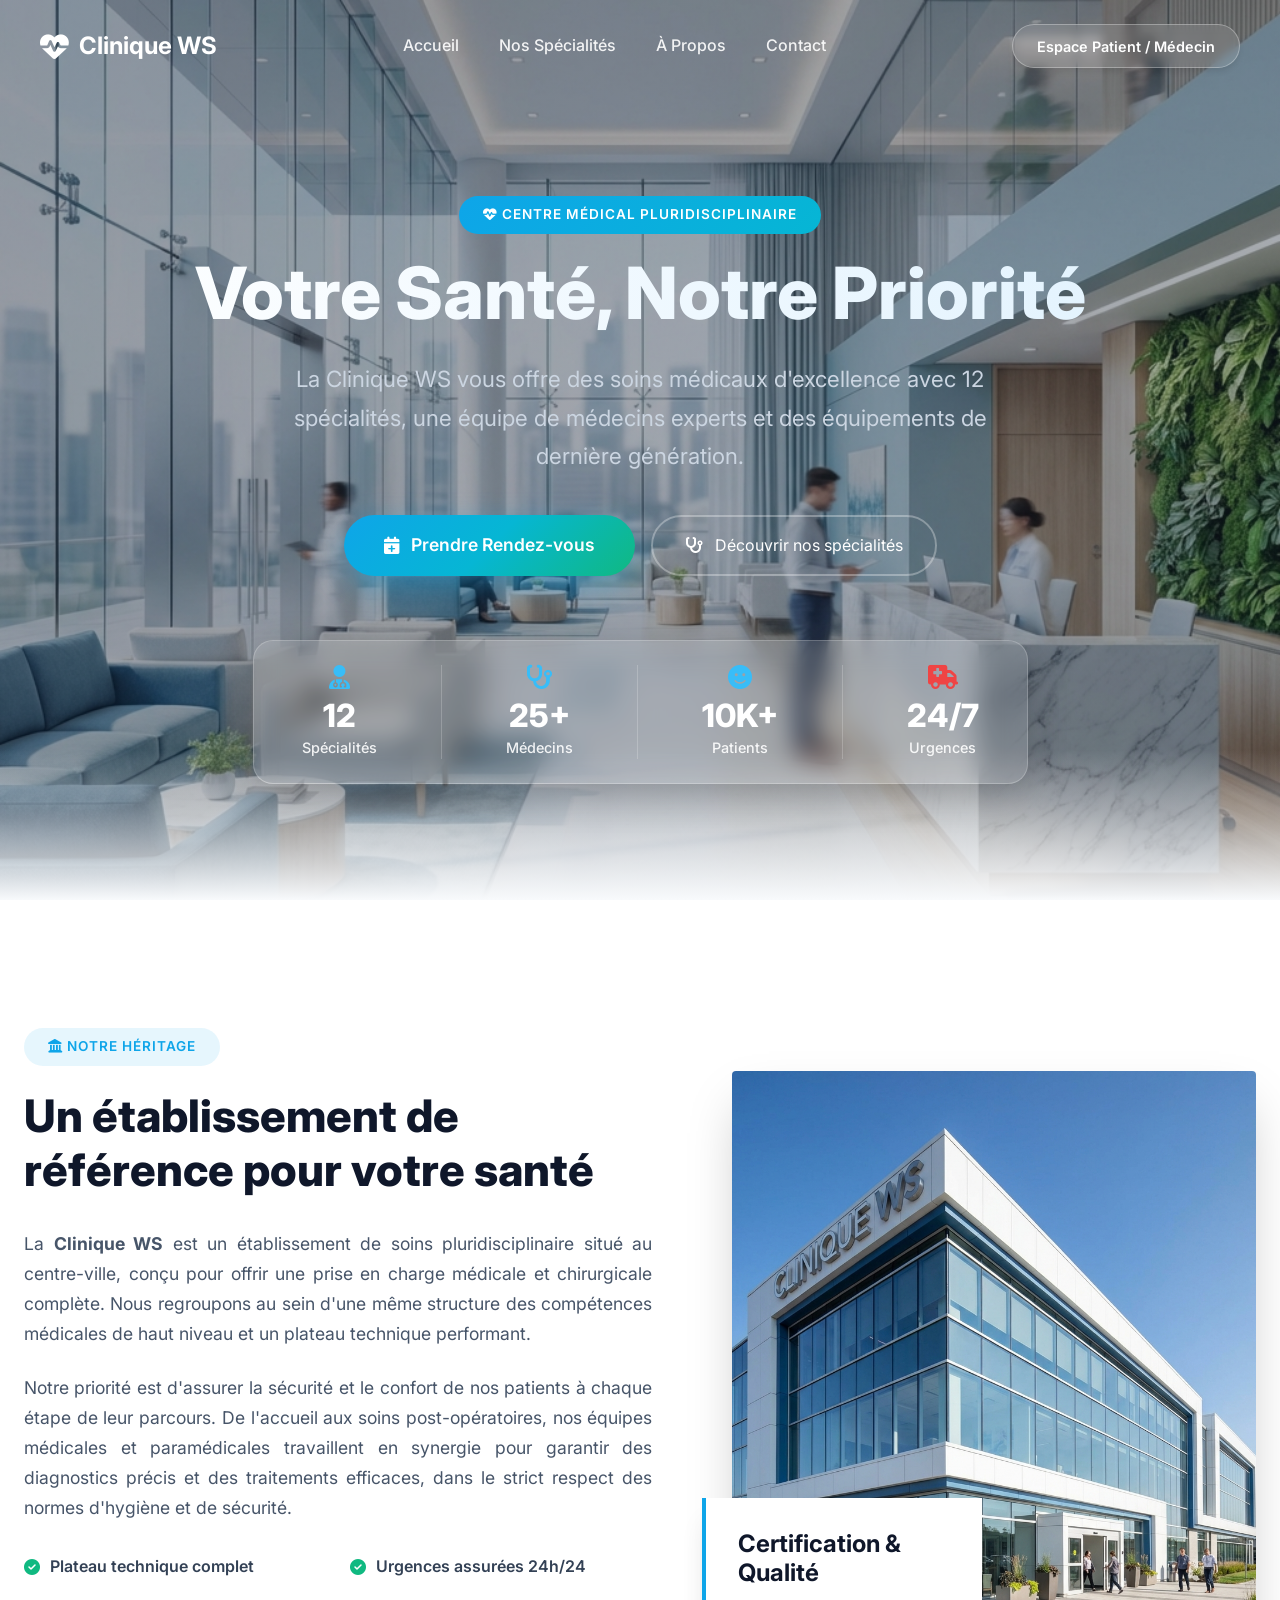
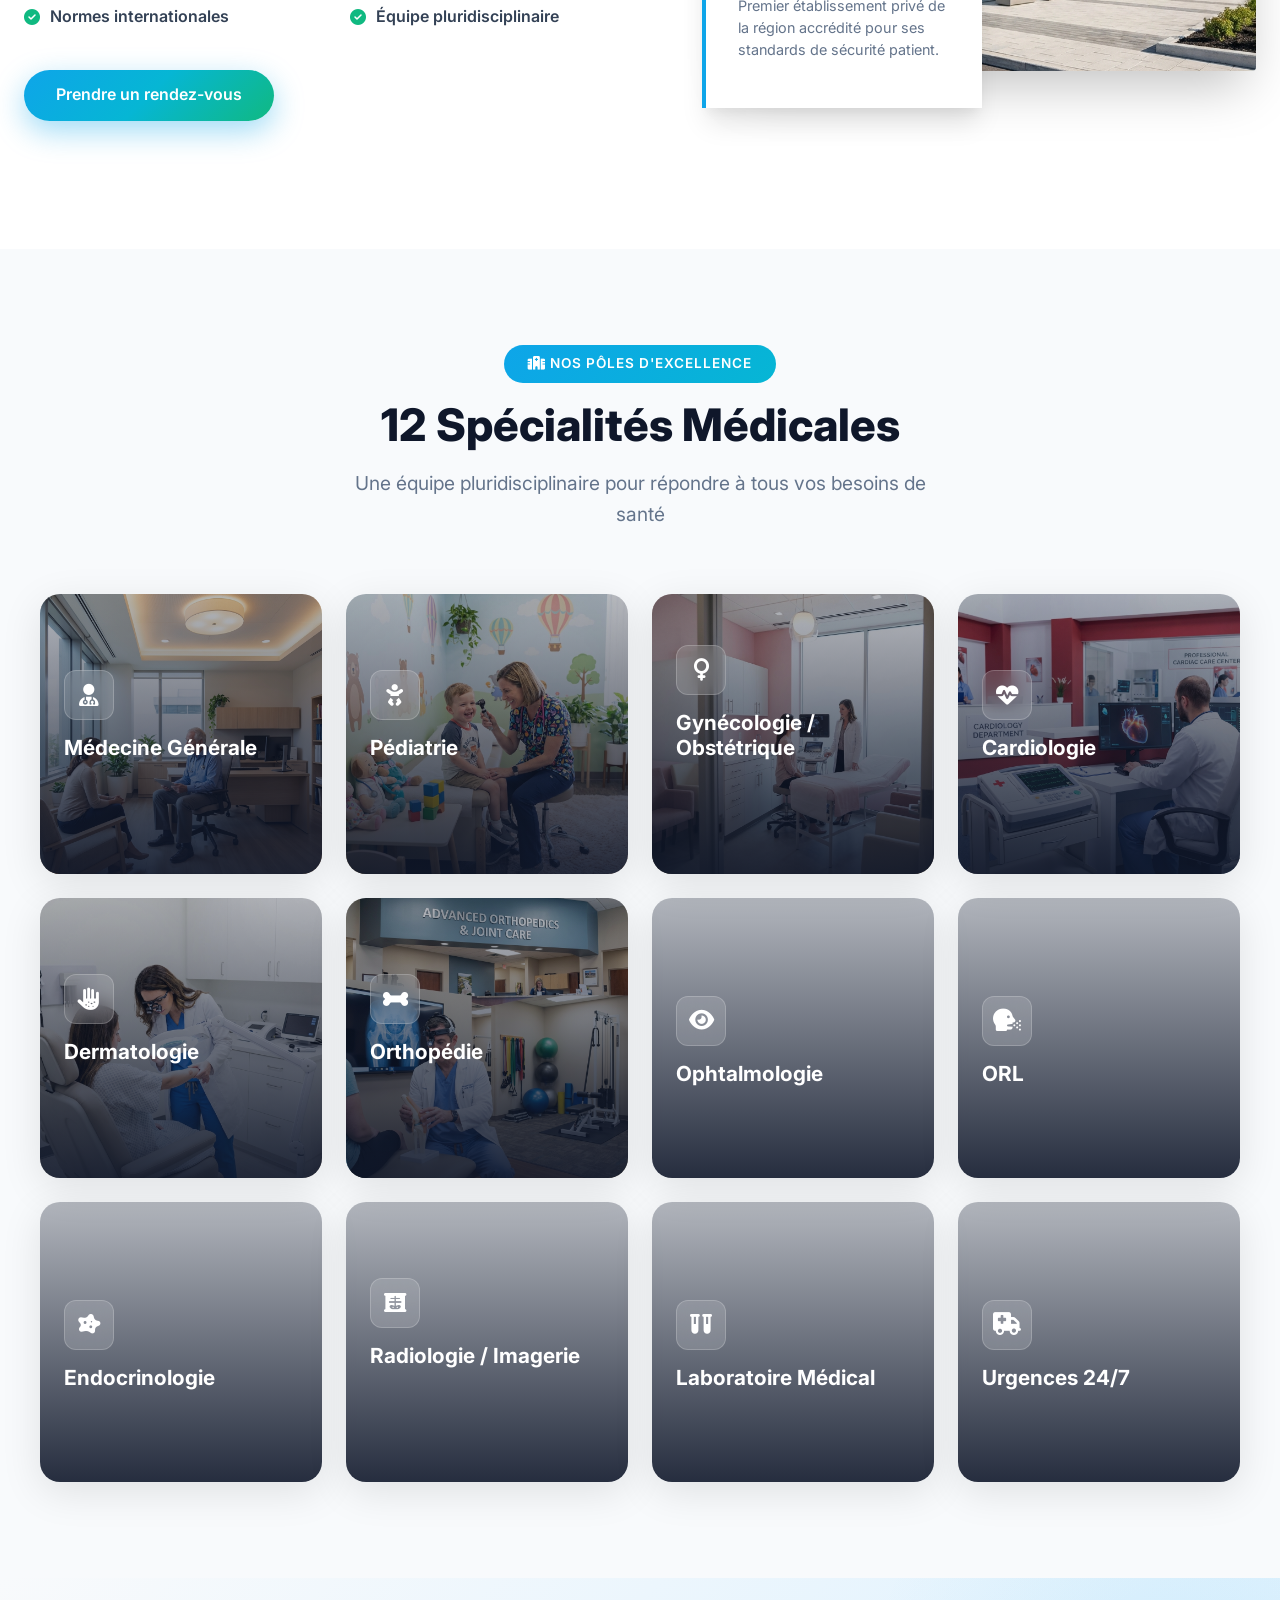
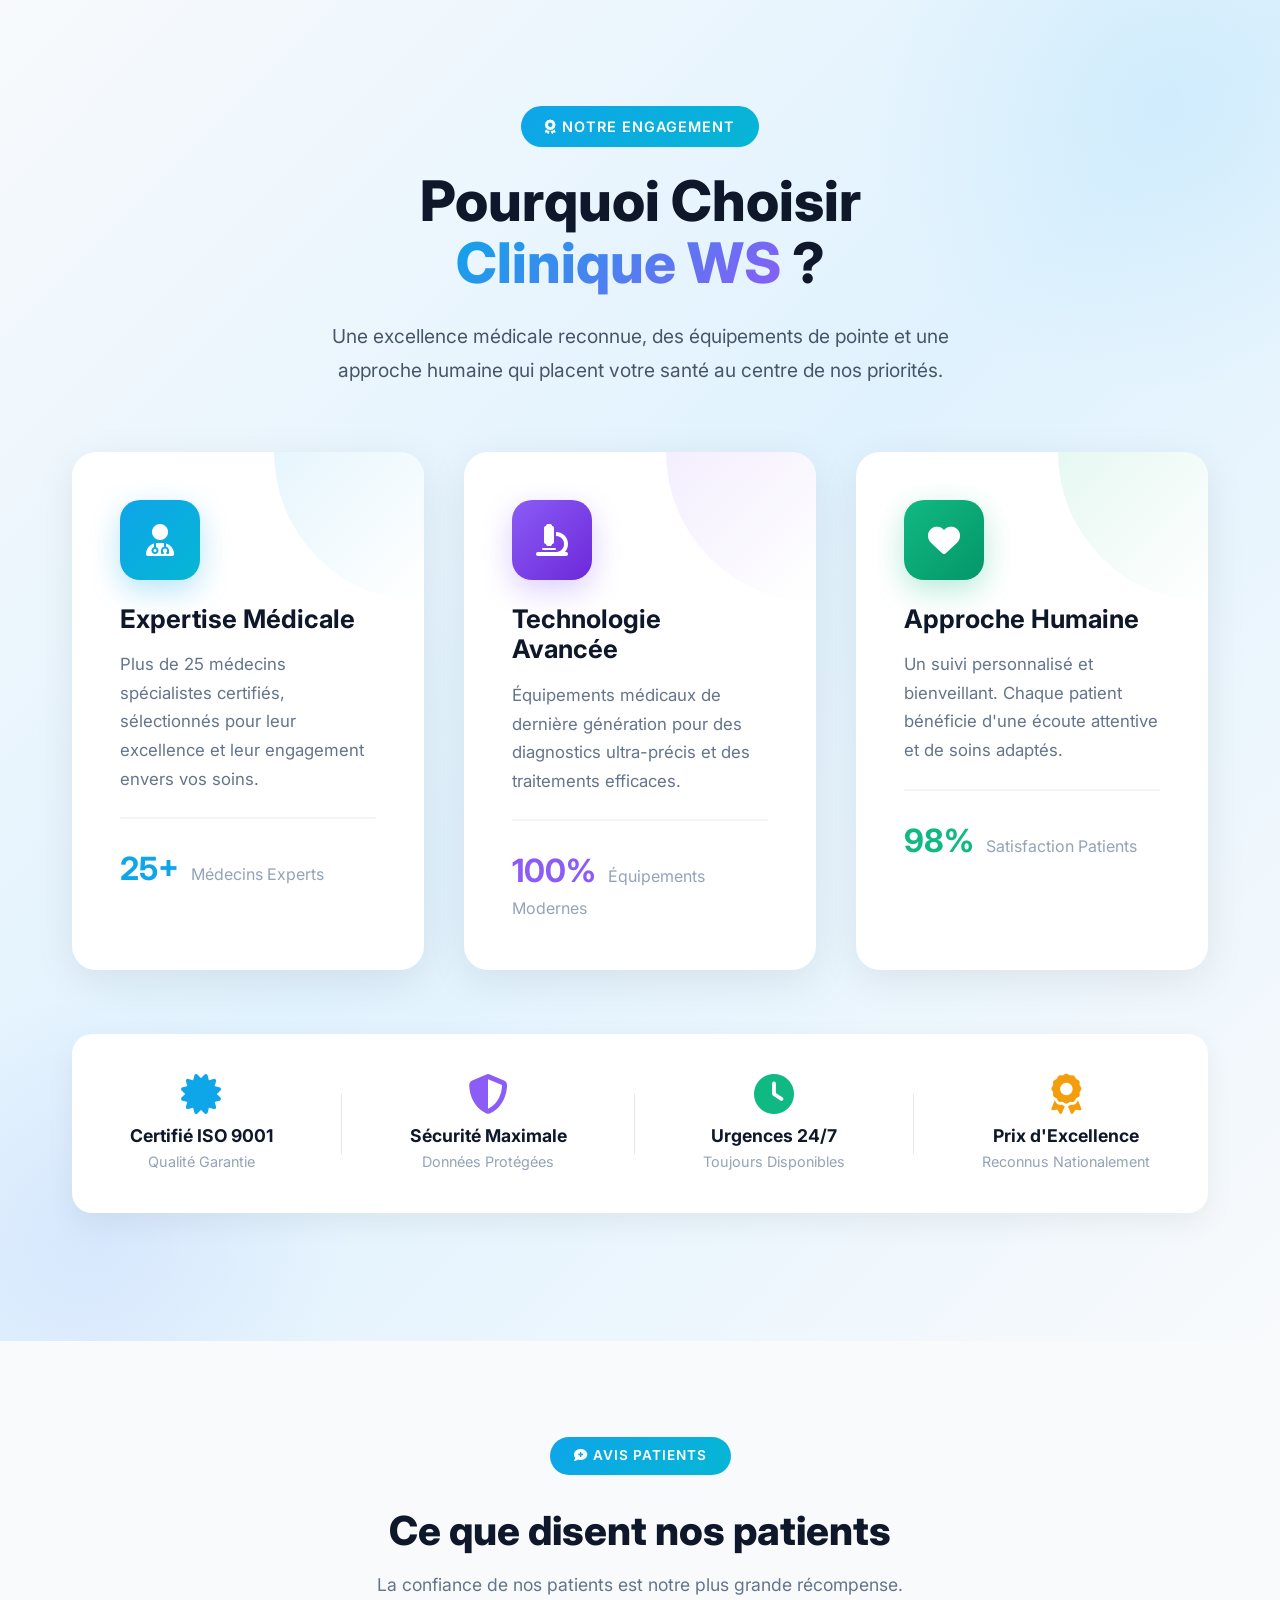
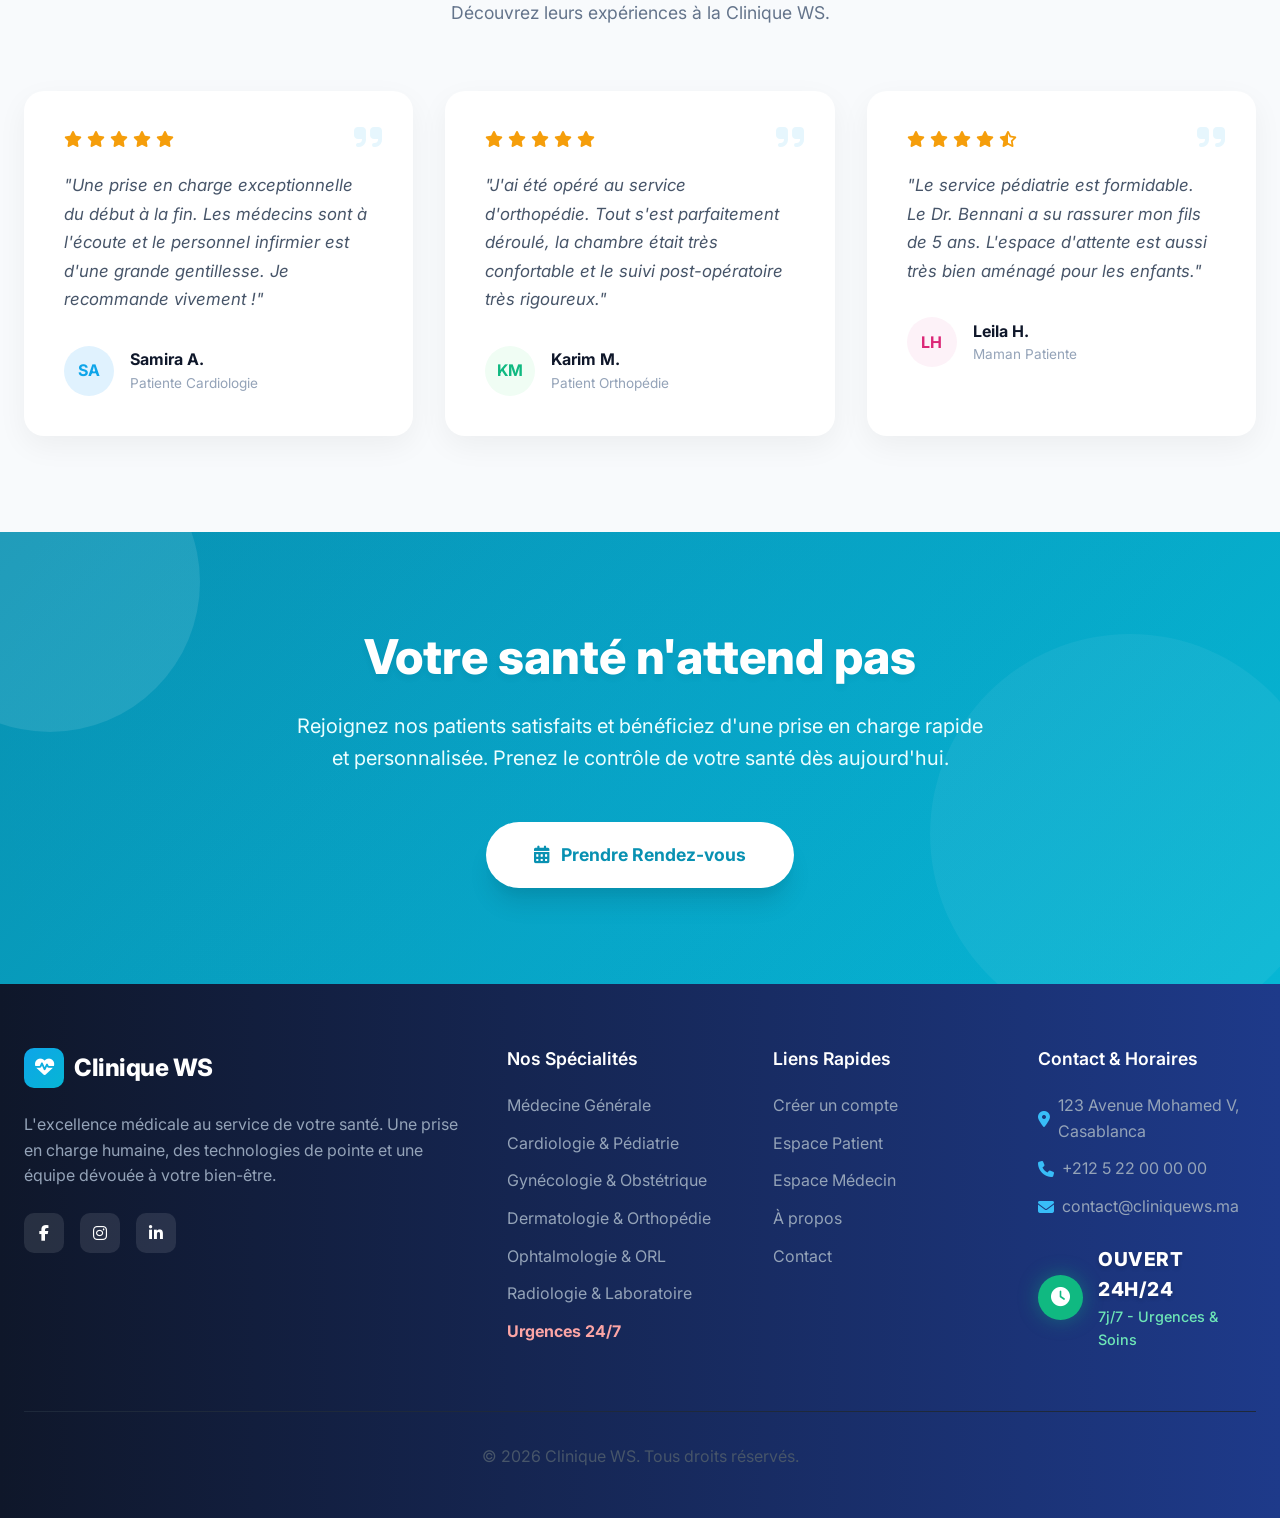
<file: views/index.html>
<!DOCTYPE html>
<html lang="fr">

<head>
    <meta charset="UTF-8">
    <meta name="viewport" content="width=device-width, initial-scale=1.0">
    <title>Clinique WS | Excellence Médicale - Votre Santé, Notre Priorité</title>
    <meta name="description"
        content="Clinique WS - Centre médical pluridisciplinaire offrant 12 spécialités médicales. Soins d'excellence, équipements modernes et équipe médicale expérimentée.">

    <!-- Styles -->
    <link rel="stylesheet" href="assets/css/style.css">
    <link rel="stylesheet" href="assets/css/vitrine.css">
    <link rel="stylesheet" href="https://cdnjs.cloudflare.com/ajax/libs/font-awesome/6.4.0/css/all.min.css">
    <link href="https://fonts.googleapis.com/css2?family=Inter:wght@300;400;500;600;700;800&display=swap"
        rel="stylesheet">

    <style>
        :root {
            --gradient-primary: linear-gradient(135deg, #0ea5e9 0%, #06b6d4 50%, #10b981 100%);
            --gradient-dark: linear-gradient(135deg, #0f172a 0%, #1e293b 100%);
        }

        * {
            font-family: 'Inter', sans-serif;
        }

        /* ============ HERO SECTION ============ */
        .hero-section {
            min-height: 100vh;
            background: linear-gradient(135deg, rgba(15, 23, 42, 0.45) 0%, rgba(30, 41, 59, 0.35) 100%),
                url('assets/images/hero-bg.jpg');
            background-size: cover;
            background-position: center;
            background-attachment: fixed;
            display: flex;
            align-items: center;
            justify-content: center;
            text-align: center;
            color: white;
            position: relative;
            overflow: hidden;
        }

        .hero-section::before {
            content: '';
            position: absolute;
            bottom: 0;
            left: 0;
            right: 0;
            height: 150px;
            background: linear-gradient(to top, #f8fafc 0%, transparent 100%);
        }

        .hero-content h1 {
            font-size: clamp(2.5rem, 6vw, 4.5rem);
            font-weight: 800;
            margin-bottom: 1.5rem;
            background: linear-gradient(to right, #ffffff, #e0f2fe);
            background-clip: text;
            -webkit-background-clip: text;
            -webkit-text-fill-color: transparent;
            text-shadow: none;
        }

        .hero-content p {
            font-size: 1.4rem;
            color: #cbd5e1;
            max-width: 700px;
            margin: 0 auto 2.5rem;
            line-height: 1.7;
        }

        .hero-stats {
            display: flex;
            justify-content: center;
            gap: 4rem;
            margin-top: 4rem;
            flex-wrap: wrap;
        }

        .hero-stat {
            text-align: center;
        }

        .hero-stat-number {
            font-size: 3rem;
            font-weight: 800;
            color: #0ea5e9;
        }

        .hero-stat-label {
            font-size: 1rem;
            color: #94a3b8;
            margin-top: 0.5rem;
        }

        /* ============ SPECIALTIES SECTION ============ */
        .specialties-section {
            padding: 6rem 0;
            background: #f8fafc;
        }

        .section-header {
            text-align: center;
            margin-bottom: 4rem;
        }

        .section-header h2 {
            font-size: 2.8rem;
            font-weight: 800;
            color: #0f172a;
            margin-bottom: 1rem;
        }

        .section-header p {
            font-size: 1.2rem;
            color: #64748b;
            max-width: 600px;
            margin: 0 auto;
        }

        .section-badge {
            display: inline-block;
            background: linear-gradient(135deg, #0ea5e9 0%, #06b6d4 100%);
            color: white;
            padding: 0.5rem 1.5rem;
            border-radius: 50px;
            font-size: 0.85rem;
            font-weight: 600;
            text-transform: uppercase;
            letter-spacing: 1px;
            margin-bottom: 1rem;
        }

        .specialties-grid {
            display: grid;
            grid-template-columns: repeat(auto-fit, minmax(280px, 1fr));
            gap: 1.5rem;
            padding: 0 1rem;
        }

        .specialty-card {
            position: relative;
            height: 280px;
            border-radius: 20px;
            overflow: hidden;
            cursor: pointer;
            transition: all 0.4s cubic-bezier(0.4, 0, 0.2, 1);
            box-shadow: 0 10px 40px rgba(0, 0, 0, 0.1);
        }

        .specialty-card:hover {
            transform: translateY(-10px) scale(1.02);
            box-shadow: 0 25px 60px rgba(14, 165, 233, 0.25);
        }

        .specialty-card-bg {
            position: absolute;
            top: 0;
            left: 0;
            width: 100%;
            height: 100%;
            background-size: cover;
            background-position: center;
            transition: transform 0.5s ease;
        }

        .specialty-card:hover .specialty-card-bg {
            transform: scale(1.1);
        }

        .specialty-card-overlay {
            position: absolute;
            top: 0;
            left: 0;
            width: 100%;
            height: 100%;
            background: linear-gradient(180deg, rgba(15, 23, 42, 0.3) 0%, rgba(15, 23, 42, 0.9) 100%);
            display: flex;
            flex-direction: column;
            justify-content: flex-end;
            padding: 1.5rem;
            transition: background 0.3s ease;
        }

        .specialty-card:hover .specialty-card-overlay {
            background: linear-gradient(180deg, rgba(14, 165, 233, 0.4) 0%, rgba(15, 23, 42, 0.95) 100%);
        }

        .specialty-icon {
            width: 50px;
            height: 50px;
            background: rgba(255, 255, 255, 0.15);
            backdrop-filter: blur(10px);
            border-radius: 12px;
            display: flex;
            align-items: center;
            justify-content: center;
            font-size: 1.4rem;
            color: white;
            margin-bottom: 1rem;
            border: 1px solid rgba(255, 255, 255, 0.2);
        }

        .specialty-card h3 {
            color: white;
            font-size: 1.3rem;
            font-weight: 700;
            margin-bottom: 0.5rem;
        }

        .specialty-card p {
            color: #cbd5e1;
            font-size: 0.9rem;
            line-height: 1.5;
            opacity: 0;
            transform: translateY(10px);
            transition: all 0.3s ease;
        }

        .specialty-card:hover p {
            opacity: 1;
            transform: translateY(0);
        }

        /* ============ WHY US SECTION ============ */
        .why-us-section {
            padding: 6rem 0;
            background: white;
        }

        .why-us-grid {
            display: grid;
            grid-template-columns: 1fr 1fr;
            gap: 4rem;
            align-items: center;
        }

        .why-us-image {
            position: relative;
        }

        .why-us-image img {
            width: 100%;
            border-radius: 20px;
            box-shadow: 0 25px 60px rgba(0, 0, 0, 0.15);
        }

        .why-us-image::before {
            content: '';
            position: absolute;
            top: -20px;
            left: -20px;
            width: 100px;
            height: 100px;
            background: var(--gradient-primary);
            border-radius: 20px;
            z-index: -1;
        }

        .why-us-content h2 {
            font-size: 2.5rem;
            font-weight: 800;
            color: #0f172a;
            margin-bottom: 1.5rem;
        }

        .why-us-content>p {
            color: #64748b;
            font-size: 1.1rem;
            line-height: 1.8;
            margin-bottom: 2rem;
        }

        .feature-list {
            list-style: none;
            padding: 0;
        }

        .feature-list li {
            display: flex;
            align-items: flex-start;
            gap: 1rem;
            margin-bottom: 1.5rem;
            padding: 1rem;
            background: #f8fafc;
            border-radius: 12px;
            transition: all 0.3s ease;
        }

        .feature-list li:hover {
            background: #f0f9ff;
            transform: translateX(10px);
        }

        .feature-list .icon {
            width: 40px;
            height: 40px;
            background: linear-gradient(135deg, #10b981 0%, #059669 100%);
            border-radius: 10px;
            display: flex;
            align-items: center;
            justify-content: center;
            color: white;
            flex-shrink: 0;
        }

        .feature-list .text h4 {
            font-weight: 600;
            color: #0f172a;
            margin-bottom: 0.25rem;
        }

        .feature-list .text p {
            font-size: 0.9rem;
            color: #64748b;
        }

        /* ============ CTA SECTION ============ */
        .cta-section {
            padding: 6rem 0;
            background: linear-gradient(135deg, #0ea5e9 0%, #0284c7 100%);
            text-align: center;
            position: relative;
            overflow: hidden;
        }

        .cta-section::before {
            content: '';
            position: absolute;
            top: -50%;
            left: -50%;
            width: 200%;
            height: 200%;
            background: radial-gradient(circle at center, rgba(14, 165, 233, 0.1) 0%, transparent 50%);
            animation: pulse 4s ease-in-out infinite;
        }

        @keyframes pulse {

            0%,
            100% {
                transform: scale(1);
                opacity: 0.5;
            }

            50% {
                transform: scale(1.1);
                opacity: 0.8;
            }
        }

        .cta-content {
            position: relative;
            z-index: 1;
        }

        .cta-content h2 {
            font-size: 2.5rem;
            font-weight: 800;
            color: white;
            margin-bottom: 1rem;
        }

        .cta-content p {
            color: #94a3b8;
            font-size: 1.2rem;
            margin-bottom: 2rem;
        }

        .btn-cta {
            display: inline-flex;
            align-items: center;
            gap: 0.75rem;
            background: var(--gradient-primary);
            color: white;
            padding: 1rem 2.5rem;
            border-radius: 50px;
            font-size: 1.1rem;
            font-weight: 600;
            text-decoration: none;
            transition: all 0.3s ease;
            box-shadow: 0 10px 30px rgba(14, 165, 233, 0.4);
        }

        .btn-cta:hover {
            transform: translateY(-3px);
            box-shadow: 0 15px 40px rgba(14, 165, 233, 0.5);
        }

        /* ============ FOOTER ============ */
        .main-footer {
            background: linear-gradient(to right, #0f172a, #1e3a8a);
            padding: 4rem 0 2rem;
            color: white;
        }

        .footer-grid {
            display: grid;
            grid-template-columns: 2fr 1fr 1fr 1fr;
            gap: 3rem;
            margin-bottom: 3rem;
        }

        .footer-col h3 {
            color: white;
            font-size: 1.1rem;
            font-weight: 600;
            margin-bottom: 1.5rem;
        }

        .footer-col p {
            color: #94a3b8;
            line-height: 1.7;
        }

        .footer-links {
            list-style: none;
            padding: 0;
        }

        .footer-links li {
            margin-bottom: 0.75rem;
            color: #94a3b8;
            display: flex;
            align-items: center;
            gap: 0.5rem;
        }

        .footer-links a {
            color: #94a3b8;
            text-decoration: none;
            transition: color 0.3s ease;
        }

        .footer-links a:hover {
            color: #0ea5e9;
        }

        .social-links {
            display: flex;
            gap: 1rem;
            margin-top: 1.5rem;
        }

        .social-links a {
            width: 40px;
            height: 40px;
            background: rgba(255, 255, 255, 0.1);
            border-radius: 10px;
            display: flex;
            align-items: center;
            justify-content: center;
            color: white;
            transition: all 0.3s ease;
        }

        .social-links a:hover {
            background: #0ea5e9;
            transform: translateY(-3px);
        }

        .footer-bottom {
            border-top: 1px solid #1e293b;
            padding-top: 2rem;
            text-align: center;
            color: #475569;
        }

        /* ============ RESPONSIVE ============ */
        @media (max-width: 1024px) {
            .why-us-grid {
                grid-template-columns: 1fr;
            }

            .footer-grid {
                grid-template-columns: 1fr 1fr;
            }
        }

        @media (max-width: 768px) {
            .hero-stats {
                gap: 2rem;
            }

            .footer-grid {
                grid-template-columns: 1fr;
            }

            .specialties-grid {
                grid-template-columns: 1fr;
            }
        }
    </style>
</head>

<body>

    <!-- Header Navigation -->
    <!-- Header Navigation -->
    <header id="mainHeader" class="main-header"
        style="position: fixed; top: 0; left: 0; right: 0; z-index: 1000; padding: 1.5rem 2rem; transition: all 0.4s ease; background: transparent;">
        <div
            style="display: flex; justify-content: space-between; align-items: center; max-width: 1200px; margin: 0 auto;">
            <div class="logo">
                <a href="index.html"
                    style="display: flex; align-items: center; gap: 10px; color: white; font-size: 1.5rem; font-weight: bold; text-decoration: none;">
                    <i class="fas fa-heartbeat" style="font-size: 1.8rem;"></i>
                    Clinique WS
                </a>
            </div>

            <nav style="display: flex; gap: 2.5rem;">
                <a href="#accueil" class="nav-link-custom">Accueil</a>
                <a href="#specialites" class="nav-link-custom">Nos Spécialités</a>
                <a href="#apropos" class="nav-link-custom">À Propos</a>
                <a href="#contact" class="nav-link-custom">Contact</a>
            </nav>

            <!-- Zone dynamique Auth -->
            <div id="headerAuthContainer">
                <a href="pages/login.html" class="btn-header-auth">Espace Patient</a>
            </div>
        </div>
    </header>

    <style>
        /* Custom Styles for Header */
        .nav-link-custom {
            color: rgba(255, 255, 255, 0.9);
            text-decoration: none;
            font-weight: 500;
            font-size: 1rem;
            position: relative;
            transition: color 0.3s;
        }

        .nav-link-custom::after {
            content: '';
            position: absolute;
            width: 0;
            height: 2px;
            bottom: -5px;
            left: 0;
            background-color: #0ea5e9;
            transition: width 0.3s;
        }

        .nav-link-custom:hover {
            color: #ffffff;
        }

        .nav-link-custom:hover::after {
            width: 100%;
        }

        .btn-header-auth {
            background: rgba(255, 255, 255, 0.1);
            backdrop-filter: blur(5px);
            border: 1px solid rgba(255, 255, 255, 0.3);
            color: white;
            padding: 0.6rem 1.5rem;
            border-radius: 50px;
            text-decoration: none;
            font-weight: 600;
            font-size: 0.9rem;
            transition: all 0.3s;
        }

        .btn-header-auth:hover {
            background: #0ea5e9;
            border-color: #0ea5e9;
            transform: translateY(-2px);
        }

        /* Scrolled State */
        .header-scrolled {
            background: rgba(15, 23, 42, 0.95) !important;
            backdrop-filter: blur(10px);
            padding: 1rem 2rem !important;
            box-shadow: 0 4px 20px rgba(0, 0, 0, 0.1);
        }

        /* Styles Menu Utilisateur */
        .user-menu-container {
            position: relative;
        }

        .user-btn {
            background: rgba(255, 255, 255, 0.1);
            border: 1px solid rgba(255, 255, 255, 0.2);
            padding: 0.5rem 1rem;
            border-radius: 50px;
            display: flex;
            align-items: center;
            gap: 10px;
            cursor: pointer;
            transition: all 0.3s;
        }

        .user-btn:hover {
            background: rgba(255, 255, 255, 0.2);
            border-color: rgba(255, 255, 255, 0.4);
        }

        .dropdown-menu {
            position: absolute;
            top: 120%;
            right: 0;
            width: 260px;
            background: white;
            border-radius: 12px;
            box-shadow: 0 10px 40px rgba(0, 0, 0, 0.15);
            padding: 10px 0;
            display: none;
            flex-direction: column;
            animation: slideDown 0.2s ease;
            z-index: 1000;
        }

        .dropdown-menu.active {
            display: flex;
        }

        @keyframes slideDown {
            from {
                transform: translateY(-10px);
                opacity: 0;
            }

            to {
                transform: translateY(0);
                opacity: 1;
            }
        }

        .dropdown-header {
            padding: 15px 20px;
            border-bottom: 1px solid #f1f5f9;
            display: flex;
            align-items: center;
            gap: 12px;
            margin-bottom: 5px;
        }

        .dropdown-item {
            padding: 10px 20px;
            color: #475569;
            text-decoration: none;
            display: flex;
            align-items: center;
            gap: 10px;
            font-size: 0.95rem;
            transition: all 0.2s;
        }

        .dropdown-item:hover {
            background: #f8fafc;
            color: #0ea5e9;
            padding-left: 25px;
        }

        .dropdown-divider {
            height: 1px;
            background: #f1f5f9;
            margin: 5px 0;
        }
    </style>

    <script>
        window.addEventListener('scroll', function () {
            const header = document.getElementById('mainHeader');
            if (window.scrollY > 50) {
                header.classList.add('header-scrolled');
            } else {
                header.classList.remove('header-scrolled');
            }
        });
    </script>

    <!-- ============ HERO SECTION ============ -->
    <section id="accueil" class="hero-section" style="padding-top: 80px;">
        <div class="container hero-content">
            <span class="section-badge"><i class="fas fa-heartbeat"></i> Centre Médical Pluridisciplinaire</span>
            <h1>Votre Santé, Notre Priorité</h1>
            <p>La Clinique WS vous offre des soins médicaux d'excellence avec 12 spécialités, une équipe de médecins
                experts et des équipements de dernière génération.</p>

            <div class="flex gap-md justify-center"
                style="display: flex; gap: 1rem; justify-content: center; flex-wrap: wrap;">
                <a href="pages/login.html" class="btn-cta" id="heroCtaBtn">
                    <i class="fas fa-calendar-plus"></i> Prendre Rendez-vous
                </a>
                <a href="#specialites"
                    style="display: inline-flex; align-items: center; gap: 0.75rem; color: white; padding: 1rem 2rem; border: 2px solid rgba(255,255,255,0.3); border-radius: 50px; text-decoration: none; transition: all 0.3s ease;">
                    <i class="fas fa-stethoscope"></i> Découvrir nos spécialités
                </a>
            </div>

            <!-- Stats Section with Glass Effect -->
            <div class="hero-stats-container" style="margin-top: 4rem; display: flex; justify-content: center;">
                <div
                    style="background: rgba(255, 255, 255, 0.1); backdrop-filter: blur(12px); border: 1px solid rgba(255, 255, 255, 0.2); padding: 1.5rem 3rem; border-radius: 20px; display: flex; gap: 4rem; flex-wrap: wrap; justify-content: center; box-shadow: 0 10px 40px rgba(0,0,0,0.2);">

                    <div class="stat-item" style="text-align: center; color: white;">
                        <i class="fas fa-user-md"
                            style="font-size: 1.5rem; color: #38bdf8; margin-bottom: 0.5rem; display: block;"></i>
                        <div style="font-size: 2rem; font-weight: 800; line-height: 1.2;">12</div>
                        <div style="font-size: 0.9rem; opacity: 0.9; font-weight: 500;">Spécialités</div>
                    </div>

                    <div style="width: 1px; background: rgba(255,255,255,0.2);"></div>

                    <div class="stat-item" style="text-align: center; color: white;">
                        <i class="fas fa-stethoscope"
                            style="font-size: 1.5rem; color: #38bdf8; margin-bottom: 0.5rem; display: block;"></i>
                        <div style="font-size: 2rem; font-weight: 800; line-height: 1.2;">25+</div>
                        <div style="font-size: 0.9rem; opacity: 0.9; font-weight: 500;">Médecins</div>
                    </div>

                    <div style="width: 1px; background: rgba(255,255,255,0.2);"></div>

                    <div class="stat-item" style="text-align: center; color: white;">
                        <i class="fas fa-smile"
                            style="font-size: 1.5rem; color: #38bdf8; margin-bottom: 0.5rem; display: block;"></i>
                        <div style="font-size: 2rem; font-weight: 800; line-height: 1.2;">10K+</div>
                        <div style="font-size: 0.9rem; opacity: 0.9; font-weight: 500;">Patients</div>
                    </div>

                    <div style="width: 1px; background: rgba(255,255,255,0.2);"></div>

                    <div class="stat-item" style="text-align: center; color: white;">
                        <i class="fas fa-ambulance"
                            style="font-size: 1.5rem; color: #ef4444; margin-bottom: 0.5rem; display: block;"></i>
                        <div style="font-size: 2rem; font-weight: 800; line-height: 1.2;">24/7</div>
                        <div style="font-size: 0.9rem; opacity: 0.9; font-weight: 500;">Urgences</div>
                    </div>

                </div>
            </div>
        </div>
    </section>

    <!-- ============ ABOUT / HISTORY SECTION ============ -->
    <section id="histoire" class="about-section" style="padding: 8rem 0; background: #fff;">
        <div class="container">
            <div style="display: grid; grid-template-columns: 1.2fr 1fr; gap: 5rem; align-items: center;">

                <!-- Content Side -->
                <div class="about-content">
                    <span class="section-badge"
                        style="background: rgba(14, 165, 233, 0.1); color: #0ea5e9; margin-bottom: 1.5rem; display: inline-block;"><i
                            class="fas fa-landmark"></i> Notre Héritage</span>
                    <h2
                        style="font-size: 2.8rem; font-weight: 800; color: #0f172a; margin-bottom: 2rem; line-height: 1.2;">
                        Un établissement de référence pour votre santé
                    </h2>

                    <div style="margin-bottom: 2rem;">
                        <p
                            style="color: #475569; font-size: 1.1rem; line-height: 1.7; margin-bottom: 1.5rem; text-align: justify;">
                            La <strong>Clinique WS</strong> est un établissement de soins pluridisciplinaire situé au
                            centre-ville, conçu pour offrir une prise en charge médicale et chirurgicale complète. Nous
                            regroupons au sein d'une même structure des compétences médicales de haut niveau et un
                            plateau technique performant.
                        </p>
                        <p
                            style="color: #475569; font-size: 1.1rem; line-height: 1.7; margin-bottom: 1.5rem; text-align: justify;">
                            Notre priorité est d'assurer la sécurité et le confort de nos patients à chaque étape de
                            leur parcours. De l'accueil aux soins post-opératoires, nos équipes médicales et
                            paramédicales travaillent en synergie pour garantir des diagnostics précis et des
                            traitements efficaces, dans le strict respect des normes d'hygiène et de sécurité.
                        </p>
                    </div>

                    <ul
                        style="list-style: none; padding: 0; display: grid; grid-template-columns: 1fr 1fr; gap: 1.5rem;">
                        <li style="display: flex; gap: 10px; align-items: center; color: #334155; font-weight: 600;">
                            <i class="fas fa-check-circle" style="color: #10b981;"></i> Plateau technique complet
                        </li>
                        <li style="display: flex; gap: 10px; align-items: center; color: #334155; font-weight: 600;">
                            <i class="fas fa-check-circle" style="color: #10b981;"></i> Urgences assurées 24h/24
                        </li>
                        <li style="display: flex; gap: 10px; align-items: center; color: #334155; font-weight: 600;">
                            <i class="fas fa-check-circle" style="color: #10b981;"></i> Normes internationales
                        </li>
                        <li style="display: flex; gap: 10px; align-items: center; color: #334155; font-weight: 600;">
                            <i class="fas fa-check-circle" style="color: #10b981;"></i> Équipe pluridisciplinaire
                        </li>
                    </ul>

                    <a href="pages/signup.html" class="btn-cta"
                        style="margin-top: 2.5rem; padding: 0.8rem 2rem; font-size: 1rem;">
                        Prendre un rendez-vous
                    </a>
                </div>

                <!-- Image Side -->
                <div class="about-image" style="position: relative;">
                    <img src="assets/images/clinic_facade.png" alt="Architecture Moderne Clinique WS"
                        style="width: 100%; height: 600px; object-fit: cover; border-radius: 4px; box-shadow: 0 25px 50px -12px rgba(0, 0, 0, 0.25);">

                    <!-- Badge Flottant -->
                    <div
                        style="position: absolute; bottom: -30px; left: -30px; background: white; padding: 2rem; max-width: 280px; box-shadow: 0 20px 25px -5px rgba(0, 0, 0, 0.1), 0 10px 10px -5px rgba(0, 0, 0, 0.04); border-left: 4px solid #0ea5e9;">
                        <h4 style="color: #0f172a; font-weight: 700; margin-bottom: 0.5rem;">Certification & Qualité
                        </h4>
                        <p style="color: #64748b; font-size: 0.9rem; line-height: 1.5;">
                            Premier établissement privé de la région accrédité pour ses standards de sécurité patient.
                        </p>
                    </div>
                </div>

            </div>
        </div>
    </section>
    <section id="specialites" class="specialties-section">
        <div class="container">
            <div class="section-header">
                <span class="section-badge"><i class="fas fa-hospital"></i> Nos Pôles d'Excellence</span>
                <h2>12 Spécialités Médicales</h2>
                <p>Une équipe pluridisciplinaire pour répondre à tous vos besoins de santé</p>
            </div>

            <div class="specialties-grid">
                <!-- 1. Médecine Générale -->
                <div class="specialty-card">
                    <div class="specialty-card-bg"
                        style="background-image: url('assets/images/specialites/medecine-generale.png');"></div>
                    <div class="specialty-card-overlay">
                        <div class="specialty-icon"><i class="fas fa-user-md"></i></div>
                        <h3>Médecine Générale</h3>
                        <p>Premier point de contact. Diagnostic, suivi et orientation vers les spécialistes si
                            nécessaire.</p>
                    </div>
                </div>

                <!-- 2. Pédiatrie -->
                <div class="specialty-card">
                    <div class="specialty-card-bg"
                        style="background-image: url('assets/images/specialites/pediatrie.png');"></div>
                    <div class="specialty-card-overlay">
                        <div class="specialty-icon"><i class="fas fa-baby"></i></div>
                        <h3>Pédiatrie</h3>
                        <p>Suivi des enfants, vaccinations et prise en charge des maladies infantiles.</p>
                    </div>
                </div>

                <!-- 3. Gynécologie -->
                <div class="specialty-card">
                    <div class="specialty-card-bg"
                        style="background-image: url('assets/images/specialites/gynecologie.png');"></div>
                    <div class="specialty-card-overlay">
                        <div class="specialty-icon"><i class="fas fa-venus"></i></div>
                        <h3>Gynécologie / Obstétrique</h3>
                        <p>Suivi des femmes, grossesse, accouchement et soins gynécologiques complets.</p>
                    </div>
                </div>

                <!-- 4. Cardiologie -->
                <div class="specialty-card">
                    <div class="specialty-card-bg"
                        style="background-image: url('assets/images/specialites/cardiologie.png');"></div>
                    <div class="specialty-card-overlay">
                        <div class="specialty-icon"><i class="fas fa-heartbeat"></i></div>
                        <h3>Cardiologie</h3>
                        <p>Maladies du cœur, troubles circulatoires, ECG et échographies cardiaques.</p>
                    </div>
                </div>

                <!-- 5. Dermatologie -->
                <div class="specialty-card">
                    <div class="specialty-card-bg"
                        style="background-image: url('assets/images/specialites/dermatologie.png');"></div>
                    <div class="specialty-card-overlay">
                        <div class="specialty-icon"><i class="fas fa-allergies"></i></div>
                        <h3>Dermatologie</h3>
                        <p>Maladies de la peau, soins esthétiques et traitement des infections cutanées.</p>
                    </div>
                </div>

                <!-- 6. Orthopédie -->
                <div class="specialty-card">
                    <div class="specialty-card-bg"
                        style="background-image: url('assets/images/specialites/orthopedie.png');"></div>
                    <div class="specialty-card-overlay">
                        <div class="specialty-icon"><i class="fas fa-bone"></i></div>
                        <h3>Orthopédie</h3>
                        <p>Troubles osseux et articulaires, fractures et rééducation fonctionnelle.</p>
                    </div>
                </div>

                <!-- 7. Ophtalmologie -->
                <div class="specialty-card">
                    <div class="specialty-card-bg"
                        style="background-image: url('https://images.unsplash.com/photo-1579684385127-1ef15d508118?w=600&q=80');">
                    </div>
                    <div class="specialty-card-overlay">
                        <div class="specialty-icon"><i class="fas fa-eye"></i></div>
                        <h3>Ophtalmologie</h3>
                        <p>Santé des yeux, examens de la vue et chirurgie oculaire.</p>
                    </div>
                </div>

                <!-- 8. ORL -->
                <div class="specialty-card">
                    <div class="specialty-card-bg"
                        style="background-image: url('https://images.unsplash.com/photo-1606265752439-1f18756aa5fc?w=600&q=80');">
                    </div>
                    <div class="specialty-card-overlay">
                        <div class="specialty-icon"><i class="fas fa-head-side-cough"></i></div>
                        <h3>ORL</h3>
                        <p>Maladies des oreilles, nez, gorge et troubles auditifs.</p>
                    </div>
                </div>

                <!-- 9. Endocrinologie -->
                <div class="specialty-card">
                    <div class="specialty-card-bg"
                        style="background-image: url('https://images.unsplash.com/photo-1579684453423-f84349ef60b0?w=600&q=80');">
                    </div>
                    <div class="specialty-card-overlay">
                        <div class="specialty-icon"><i class="fas fa-disease"></i></div>
                        <h3>Endocrinologie</h3>
                        <p>Troubles hormonaux, diabète et maladies de la thyroïde.</p>
                    </div>
                </div>

                <!-- 10. Radiologie -->
                <div class="specialty-card">
                    <div class="specialty-card-bg"
                        style="background-image: url('https://images.unsplash.com/photo-1559757175-5700dde675bc?w=600&q=80');">
                    </div>
                    <div class="specialty-card-overlay">
                        <div class="specialty-icon"><i class="fas fa-x-ray"></i></div>
                        <h3>Radiologie / Imagerie</h3>
                        <p>Radiographies, échographies, IRM et scanners de dernière génération.</p>
                    </div>
                </div>

                <!-- 11. Laboratoire -->
                <div class="specialty-card">
                    <div class="specialty-card-bg"
                        style="background-image: url('https://images.unsplash.com/photo-1579165466991-467135ad3110?w=600&q=80');">
                    </div>
                    <div class="specialty-card-overlay">
                        <div class="specialty-icon"><i class="fas fa-vials"></i></div>
                        <h3>Laboratoire Médical</h3>
                        <p>Analyses biologiques : sang, urine et autres examens de laboratoire.</p>
                    </div>
                </div>

                <!-- 12. Urgences -->
                <div class="specialty-card">
                    <div class="specialty-card-bg"
                        style="background-image: url('https://images.unsplash.com/photo-1587745416684-47953f16f02f?w=600&q=80');">
                    </div>
                    <div class="specialty-card-overlay">
                        <div class="specialty-icon"><i class="fas fa-ambulance"></i></div>
                        <h3>Urgences 24/7</h3>
                        <p>Prise en charge immédiate des accidents et situations critiques.</p>
                    </div>
                </div>
            </div>
        </div>
    </section>


    <!-- ============ WHY US SECTION (PREMIUM LIGHT DESIGN) ============ -->
    <section id="apropos" class="why-us-section"
        style="position: relative; padding: 8rem 0; background: linear-gradient(135deg, #f8fafc 0%, #e0f2fe 50%, #f8fafc 100%); overflow: hidden;">

        <!-- Decorative Background -->
        <div
            style="position: absolute; top: 0; right: 0; width: 600px; height: 600px; background: radial-gradient(circle, rgba(14, 165, 233, 0.08) 0%, transparent 70%); border-radius: 50%; transform: translate(30%, -30%);">
        </div>
        <div
            style="position: absolute; bottom: 0; left: 0; width: 500px; height: 500px; background: radial-gradient(circle, rgba(99, 102, 241, 0.08) 0%, transparent 70%); border-radius: 50%; transform: translate(-30%, 30%);">
        </div>

        <div class="container"
            style="position: relative; z-index: 2; max-width: 1200px; margin: 0 auto; padding: 0 2rem;">

            <!-- Section Header -->
            <div style="text-align: center; max-width: 700px; margin: 0 auto 4rem auto;">
                <div
                    style="display: inline-block; background: linear-gradient(135deg, #0ea5e9, #06b6d4); padding: 0.5rem 1.5rem; border-radius: 50px; margin-bottom: 1.5rem;">
                    <span style="color: white; font-weight: 600; font-size: 0.9rem; letter-spacing: 1px;">
                        <i class="fas fa-award"></i> NOTRE ENGAGEMENT
                    </span>
                </div>
                <h2
                    style="font-size: 3.5rem; font-weight: 800; color: #0f172a; margin-bottom: 1.5rem; line-height: 1.1;">
                    Pourquoi Choisir <br>
                    <span
                        style="background: linear-gradient(135deg, #0ea5e9, #8b5cf6); -webkit-background-clip: text; -webkit-text-fill-color: transparent;">Clinique
                        WS</span> ?
                </h2>
                <p style="font-size: 1.2rem; color: #475569; line-height: 1.8;">
                    Une excellence médicale reconnue, des équipements de pointe et une approche humaine qui placent
                    votre santé au centre de nos priorités.
                </p>
            </div>

            <!-- Features Grid -->
            <div
                style="display: grid; grid-template-columns: repeat(auto-fit, minmax(350px, 1fr)); gap: 2.5rem; margin-bottom: 4rem;">

                <!-- Card 1: Expertise -->
                <div class="feature-card-light"
                    style="background: white; padding: 3rem; border-radius: 24px; box-shadow: 0 10px 40px rgba(0,0,0,0.08); transition: all 0.4s cubic-bezier(0.175, 0.885, 0.32, 1.275); position: relative; overflow: hidden;">
                    <div
                        style="position: absolute; top: 0; right: 0; width: 150px; height: 150px; background: linear-gradient(135deg, rgba(14, 165, 233, 0.1), transparent); border-radius: 0 24px 0 100%;">
                    </div>
                    <div
                        style="width: 80px; height: 80px; background: linear-gradient(135deg, #0ea5e9, #06b6d4); border-radius: 20px; display: flex; align-items: center; justify-content: center; margin-bottom: 1.5rem; box-shadow: 0 10px 30px rgba(14, 165, 233, 0.3); position: relative; z-index: 1;">
                        <i class="fas fa-user-md" style="font-size: 2rem; color: white;"></i>
                    </div>
                    <h3 style="font-size: 1.6rem; font-weight: 700; color: #0f172a; margin-bottom: 1rem;">Expertise
                        Médicale</h3>
                    <p style="color: #64748b; line-height: 1.7; font-size: 1.05rem;">Plus de 25 médecins spécialistes
                        certifiés, sélectionnés pour leur excellence et leur engagement envers vos soins.</p>
                    <div style="margin-top: 1.5rem; padding-top: 1.5rem; border-top: 2px solid #f1f5f9;">
                        <span style="color: #0ea5e9; font-weight: 700; font-size: 2rem;">25+</span>
                        <span style="color: #94a3b8; margin-left: 0.5rem;">Médecins Experts</span>
                    </div>
                </div>

                <!-- Card 2: Technology -->
                <div class="feature-card-light"
                    style="background: white; padding: 3rem; border-radius: 24px; box-shadow: 0 10px 40px rgba(0,0,0,0.08); transition: all 0.4s cubic-bezier(0.175, 0.885, 0.32, 1.275); position: relative; overflow: hidden;">
                    <div
                        style="position: absolute; top: 0; right: 0; width: 150px; height: 150px; background: linear-gradient(135deg, rgba(139, 92, 246, 0.1), transparent); border-radius: 0 24px 0 100%;">
                    </div>
                    <div
                        style="width: 80px; height: 80px; background: linear-gradient(135deg, #8b5cf6, #6d28d9); border-radius: 20px; display: flex; align-items: center; justify-content: center; margin-bottom: 1.5rem; box-shadow: 0 10px 30px rgba(139, 92, 246, 0.3); position: relative; z-index: 1;">
                        <i class="fas fa-microscope" style="font-size: 2rem; color: white;"></i>
                    </div>
                    <h3 style="font-size: 1.6rem; font-weight: 700; color: #0f172a; margin-bottom: 1rem;">Technologie
                        Avancée</h3>
                    <p style="color: #64748b; line-height: 1.7; font-size: 1.05rem;">Équipements médicaux de dernière
                        génération pour des diagnostics ultra-précis et des traitements efficaces.</p>
                    <div style="margin-top: 1.5rem; padding-top: 1.5rem; border-top: 2px solid #f1f5f9;">
                        <span style="color: #8b5cf6; font-weight: 700; font-size: 2rem;">100%</span>
                        <span style="color: #94a3b8; margin-left: 0.5rem;">Équipements Modernes</span>
                    </div>
                </div>

                <!-- Card 3: Care -->
                <div class="feature-card-light"
                    style="background: white; padding: 3rem; border-radius: 24px; box-shadow: 0 10px 40px rgba(0,0,0,0.08); transition: all 0.4s cubic-bezier(0.175, 0.885, 0.32, 1.275); position: relative; overflow: hidden;">
                    <div
                        style="position: absolute; top: 0; right: 0; width: 150px; height: 150px; background: linear-gradient(135deg, rgba(16, 185, 129, 0.1), transparent); border-radius: 0 24px 0 100%;">
                    </div>
                    <div
                        style="width: 80px; height: 80px; background: linear-gradient(135deg, #10b981, #059669); border-radius: 20px; display: flex; align-items: center; justify-content: center; margin-bottom: 1.5rem; box-shadow: 0 10px 30px rgba(16, 185, 129, 0.3); position: relative; z-index: 1;">
                        <i class="fas fa-heart" style="font-size: 2rem; color: white;"></i>
                    </div>
                    <h3 style="font-size: 1.6rem; font-weight: 700; color: #0f172a; margin-bottom: 1rem;">Approche
                        Humaine</h3>
                    <p style="color: #64748b; line-height: 1.7; font-size: 1.05rem;">Un suivi personnalisé et
                        bienveillant. Chaque patient bénéficie d'une écoute attentive et de soins adaptés.</p>
                    <div style="margin-top: 1.5rem; padding-top: 1.5rem; border-top: 2px solid #f1f5f9;">
                        <span style="color: #10b981; font-weight: 700; font-size: 2rem;">98%</span>
                        <span style="color: #94a3b8; margin-left: 0.5rem;">Satisfaction Patients</span>
                    </div>
                </div>
            </div>

            <!-- Trust Badges -->
            <div
                style="background: white; padding: 2.5rem; border-radius: 20px; box-shadow: 0 10px 30px rgba(0,0,0,0.06); display: flex; justify-content: space-around; align-items: center; flex-wrap: wrap; gap: 2rem;">
                <div style="text-align: center;">
                    <i class="fas fa-certificate" style="font-size: 2.5rem; color: #0ea5e9; margin-bottom: 0.5rem;"></i>
                    <div style="font-weight: 700; color: #0f172a; font-size: 1.1rem;">Certifié ISO 9001</div>
                    <div style="color: #94a3b8; font-size: 0.9rem;">Qualité Garantie</div>
                </div>
                <div style="width: 1px; height: 60px; background: #e2e8f0;"></div>
                <div style="text-align: center;">
                    <i class="fas fa-shield-alt" style="font-size: 2.5rem; color: #8b5cf6; margin-bottom: 0.5rem;"></i>
                    <div style="font-weight: 700; color: #0f172a; font-size: 1.1rem;">Sécurité Maximale</div>
                    <div style="color: #94a3b8; font-size: 0.9rem;">Données Protégées</div>
                </div>
                <div style="width: 1px; height: 60px; background: #e2e8f0;"></div>
                <div style="text-align: center;">
                    <i class="fas fa-clock" style="font-size: 2.5rem; color: #10b981; margin-bottom: 0.5rem;"></i>
                    <div style="font-weight: 700; color: #0f172a; font-size: 1.1rem;">Urgences 24/7</div>
                    <div style="color: #94a3b8; font-size: 0.9rem;">Toujours Disponibles</div>
                </div>
                <div style="width: 1px; height: 60px; background: #e2e8f0;"></div>
                <div style="text-align: center;">
                    <i class="fas fa-award" style="font-size: 2.5rem; color: #f59e0b; margin-bottom: 0.5rem;"></i>
                    <div style="font-weight: 700; color: #0f172a; font-size: 1.1rem;">Prix d'Excellence</div>
                    <div style="color: #94a3b8; font-size: 0.9rem;">Reconnus Nationalement</div>
                </div>
            </div>

        </div>
    </section>

    <!-- Hover Effects Script -->
    <script>
        document.querySelectorAll('.feature-card-light').forEach(card => {
            card.addEventListener('mouseenter', () => {
                card.style.transform = 'translateY(-15px) scale(1.02)';
                card.style.boxShadow = '0 25px 60px rgba(0,0,0,0.15)';
            });
            card.addEventListener('mouseleave', () => {
                card.style.transform = 'translateY(0) scale(1)';
                card.style.boxShadow = '0 10px 40px rgba(0,0,0,0.08)';
            });
        });
    </script>
    </div>
    </div>

    <!-- ============ TESTIMONIALS SECTION ============ -->
    <section id="temoignages" class="testimonials-section" style="padding: 6rem 0; background: #f8fafc;">
        <div class="container">
            <div class="section-header" style="text-align: center; margin-bottom: 4rem;">
                <span class="section-badge"><i class="fas fa-comment-medical"></i> Avis Patients</span>
                <h2 style="font-size: 2.5rem; font-weight: 800; color: #0f172a; margin: 1rem 0;">Ce que disent nos
                    patients</h2>
                <p style="color: #64748b; font-size: 1.1rem; max-width: 600px; margin: 0 auto;">
                    La confiance de nos patients est notre plus grande récompense. Découvrez leurs expériences à la
                    Clinique WS.
                </p>
            </div>

            <div class="testimonials-grid"
                style="display: grid; grid-template-columns: repeat(auto-fit, minmax(300px, 1fr)); gap: 2rem;">
                <!-- Témoignage 1 -->
                <div class="testimonial-card"
                    style="background: white; padding: 2.5rem; border-radius: 20px; box-shadow: 0 10px 30px rgba(0,0,0,0.05); position: relative;">
                    <i class="fas fa-quote-right"
                        style="position: absolute; top: 30px; right: 30px; font-size: 2rem; color: rgba(14, 165, 233, 0.1);"></i>
                    <div style="display: flex; gap: 5px; color: #f59e0b; margin-bottom: 1.5rem;">
                        <i class="fas fa-star"></i><i class="fas fa-star"></i><i class="fas fa-star"></i><i
                            class="fas fa-star"></i><i class="fas fa-star"></i>
                    </div>
                    <p
                        style="color: #475569; font-size: 1.05rem; line-height: 1.7; margin-bottom: 2rem; font-style: italic;">
                        "Une prise en charge exceptionnelle du début à la fin. Les médecins sont à l'écoute et le
                        personnel infirmier est d'une grande gentillesse. Je recommande vivement !"
                    </p>
                    <div style="display: flex; align-items: center; gap: 1rem;">
                        <div
                            style="width: 50px; height: 50px; background: #e0f2fe; border-radius: 50%; display: flex; align-items: center; justify-content: center; color: #0ea5e9; font-weight: 700;">
                            SA</div>
                        <div>
                            <div style="font-weight: 700; color: #0f172a;">Samira A.</div>
                            <div style="font-size: 0.85rem; color: #94a3b8;">Patiente Cardiologie</div>
                        </div>
                    </div>
                </div>

                <!-- Témoignage 2 -->
                <div class="testimonial-card"
                    style="background: white; padding: 2.5rem; border-radius: 20px; box-shadow: 0 10px 30px rgba(0,0,0,0.05); position: relative;">
                    <i class="fas fa-quote-right"
                        style="position: absolute; top: 30px; right: 30px; font-size: 2rem; color: rgba(14, 165, 233, 0.1);"></i>
                    <div style="display: flex; gap: 5px; color: #f59e0b; margin-bottom: 1.5rem;">
                        <i class="fas fa-star"></i><i class="fas fa-star"></i><i class="fas fa-star"></i><i
                            class="fas fa-star"></i><i class="fas fa-star"></i>
                    </div>
                    <p
                        style="color: #475569; font-size: 1.05rem; line-height: 1.7; margin-bottom: 2rem; font-style: italic;">
                        "J'ai été opéré au service d'orthopédie. Tout s'est parfaitement déroulé, la chambre était très
                        confortable et le suivi post-opératoire très rigoureux."
                    </p>
                    <div style="display: flex; align-items: center; gap: 1rem;">
                        <div
                            style="width: 50px; height: 50px; background: #f0fdf4; border-radius: 50%; display: flex; align-items: center; justify-content: center; color: #10b981; font-weight: 700;">
                            KM</div>
                        <div>
                            <div style="font-weight: 700; color: #0f172a;">Karim M.</div>
                            <div style="font-size: 0.85rem; color: #94a3b8;">Patient Orthopédie</div>
                        </div>
                    </div>
                </div>

                <!-- Témoignage 3 -->
                <div class="testimonial-card"
                    style="background: white; padding: 2.5rem; border-radius: 20px; box-shadow: 0 10px 30px rgba(0,0,0,0.05); position: relative;">
                    <i class="fas fa-quote-right"
                        style="position: absolute; top: 30px; right: 30px; font-size: 2rem; color: rgba(14, 165, 233, 0.1);"></i>
                    <div style="display: flex; gap: 5px; color: #f59e0b; margin-bottom: 1.5rem;">
                        <i class="fas fa-star"></i><i class="fas fa-star"></i><i class="fas fa-star"></i><i
                            class="fas fa-star"></i><i class="fas fa-star-half-alt"></i>
                    </div>
                    <p
                        style="color: #475569; font-size: 1.05rem; line-height: 1.7; margin-bottom: 2rem; font-style: italic;">
                        "Le service pédiatrie est formidable. Le Dr. Bennani a su rassurer mon fils de 5 ans. L'espace
                        d'attente est aussi très bien aménagé pour les enfants."
                    </p>
                    <div style="display: flex; align-items: center; gap: 1rem;">
                        <div
                            style="width: 50px; height: 50px; background: #fdf2f8; border-radius: 50%; display: flex; align-items: center; justify-content: center; color: #db2777; font-weight: 700;">
                            LH</div>
                        <div>
                            <div style="font-weight: 700; color: #0f172a;">Leila H.</div>
                            <div style="font-size: 0.85rem; color: #94a3b8;">Maman Patiente</div>
                        </div>
                    </div>
                </div>
            </div>
        </div>
    </section>

    <!-- ============ CTA SECTION ============ -->
    <section class="cta-section"
        style="background: linear-gradient(135deg, #0891b2 0%, #06b6d4 100%); position: relative; overflow: hidden; padding: 6rem 0;">
        <!-- Éléments Décoratifs -->
        <div
            style="position: absolute; top: -100px; left: -100px; width: 300px; height: 300px; background: rgba(255,255,255,0.1); border-radius: 50%;">
        </div>
        <div
            style="position: absolute; bottom: -50px; right: -50px; width: 400px; height: 400px; background: rgba(255,255,255,0.05); border-radius: 50%;">
        </div>

        <div class="container cta-content" style="position: relative; z-index: 1;">
            <h2
                style="font-size: 3rem; font-weight: 800; margin-bottom: 1.5rem; text-shadow: 0 4px 6px rgba(0,0,0,0.05);">
                Votre santé n'attend pas</h2>
            <p style="font-size: 1.25rem; color: #ecfeff; max-width: 700px; margin: 0 auto 3rem; line-height: 1.6;">
                Rejoignez nos patients satisfaits et bénéficiez d'une prise en charge rapide et personnalisée. Prenez le
                contrôle de votre santé dès aujourd'hui.
            </p>

            <div style="display: flex; gap: 1.5rem; justify-content: center; flex-wrap: wrap;">
                <a href="pages/signup.html" class="btn-cta"
                    style="background: white; color: #0891b2; border: none; padding: 1.2rem 3rem; font-size: 1.1rem; box-shadow: 0 20px 25px -5px rgba(0, 0, 0, 0.1), 0 10px 10px -5px rgba(0, 0, 0, 0.04); transform: translateY(0); transition: all 0.3s; font-weight: 700;">
                    <i class="fas fa-calendar-alt"></i> Prendre Rendez-vous
                </a>
            </div>
        </div>
    </section>

    <!-- ============ FOOTER ============ -->
    <footer id="contact" class="main-footer">
        <div class="container">
            <div class="footer-grid">
                <div class="footer-col">
                    <div style="display: flex; align-items: center; gap: 10px; margin-bottom: 1.5rem;">
                        <div
                            style="width: 40px; height: 40px; background: linear-gradient(135deg, #0ea5e9, #06b6d4); border-radius: 10px; display: flex; align-items: center; justify-content: center; color: white; font-size: 1.2rem;">
                            <i class="fas fa-heartbeat"></i>
                        </div>
                        <span style="font-size: 1.5rem; font-weight: 800; letter-spacing: -0.5px;">Clinique WS</span>
                    </div>
                    <p style="color: #94a3b8; line-height: 1.6; margin-bottom: 1.5rem;">
                        L'excellence médicale au service de votre santé. Une prise en charge humaine, des technologies
                        de pointe et une équipe dévouée à votre bien-être.
                    </p>
                    <div class="social-links">
                        <a href="#" aria-label="Facebook"><i class="fab fa-facebook-f"></i></a>
                        <a href="#" aria-label="Instagram"><i class="fab fa-instagram"></i></a>
                        <a href="#" aria-label="LinkedIn"><i class="fab fa-linkedin-in"></i></a>
                    </div>
                </div>

                <div class="footer-col">
                    <h3>Nos Spécialités</h3>
                    <ul class="footer-links">
                        <li><a href="#specialites">Médecine Générale</a></li>
                        <li><a href="#specialites">Cardiologie & Pédiatrie</a></li>
                        <li><a href="#specialites">Gynécologie & Obstétrique</a></li>
                        <li><a href="#specialites">Dermatologie & Orthopédie</a></li>
                        <li><a href="#specialites">Ophtalmologie & ORL</a></li>
                        <li><a href="#specialites">Radiologie & Laboratoire</a></li>
                        <li><a href="#specialites" style="color: #fca5a5; font-weight: bold;">Urgences 24/7</a></li>
                    </ul>
                </div>

                <div class="footer-col">
                    <h3>Liens Rapides</h3>
                    <ul class="footer-links">
                        <li><a href="pages/signup.html">Créer un compte</a></li>
                        <li><a href="pages/login.html">Espace Patient</a></li>
                        <li><a href="pages/login.html">Espace Médecin</a></li>
                        <li><a href="#apropos">À propos</a></li>
                        <li><a href="#contact">Contact</a></li>
                    </ul>
                </div>

                <div class="footer-col">
                    <h3>Contact & Horaires</h3>
                    <ul class="footer-links">
                        <li><i class="fas fa-map-marker-alt" style="color: #38bdf8;"></i> 123 Avenue Mohamed V,
                            Casablanca</li>
                        <li><i class="fas fa-phone" style="color: #38bdf8;"></i> +212 5 22 00 00 00</li>
                        <li><i class="fas fa-envelope" style="color: #38bdf8;"></i> contact@cliniquews.ma</li>
                        <li style="margin-top: 1.5rem; display: flex; align-items: center; gap: 15px;">
                            <div
                                style="background: #10b981; width: 45px; height: 45px; border-radius: 50%; display: flex; align-items: center; justify-content: center; flex-shrink: 0; box-shadow: 0 0 20px rgba(16, 185, 129, 0.4);">
                                <i class="fas fa-clock" style="color: white; font-size: 1.2rem;"></i>
                            </div>
                            <div>
                                <div
                                    style="font-weight: 800; color: white; font-size: 1.2rem; letter-spacing: 0.5px; text-shadow: 0 2px 4px rgba(0,0,0,0.2);">
                                    OUVERT 24H/24</div>
                                <div style="font-size: 0.9rem; color: #6ee7b7; font-weight: 500;">7j/7 - Urgences &
                                    Soins</div>
                            </div>
                        </li>
                    </ul>
                </div>
            </div>

            <div class="footer-bottom">
                <p>&copy; 2026 Clinique WS. Tous droits réservés.</p>
            </div>
        </div>
    </footer>

    <!-- Scripts -->
    <script src="assets/js/services/ApiService.js"></script>
    <script src="assets/js/controllers/HomeController.js"></script>
    <script>
        document.addEventListener('DOMContentLoaded', () => {
            const home = new HomeController();
            home.init();

            // Smooth scroll for anchor links
            document.querySelectorAll('a[href^="#"]').forEach(anchor => {
                anchor.addEventListener('click', function (e) {
                    e.preventDefault();
                    const target = document.querySelector(this.getAttribute('href'));
                    if (target) {
                        target.scrollIntoView({ behavior: 'smooth', block: 'start' });
                    }
                });
            });
        });
    </script>
</body>

</html>
</file>
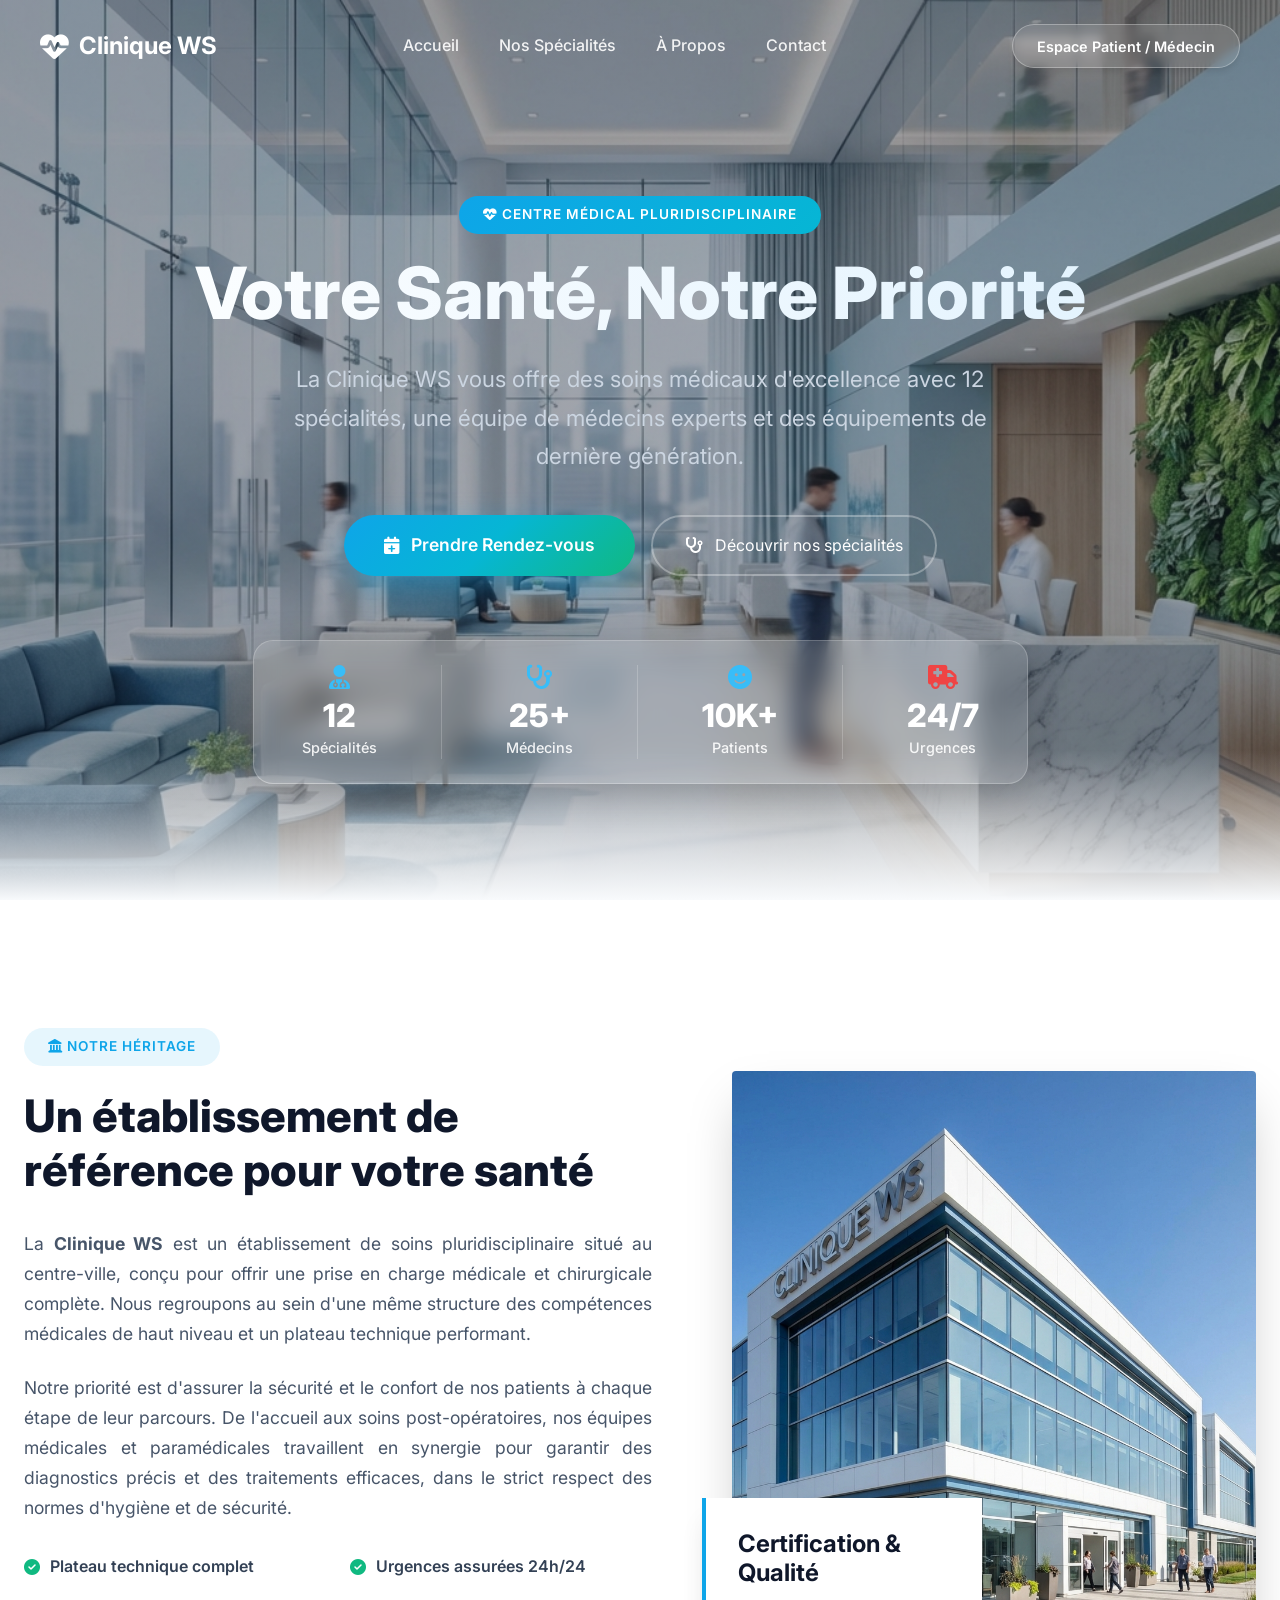
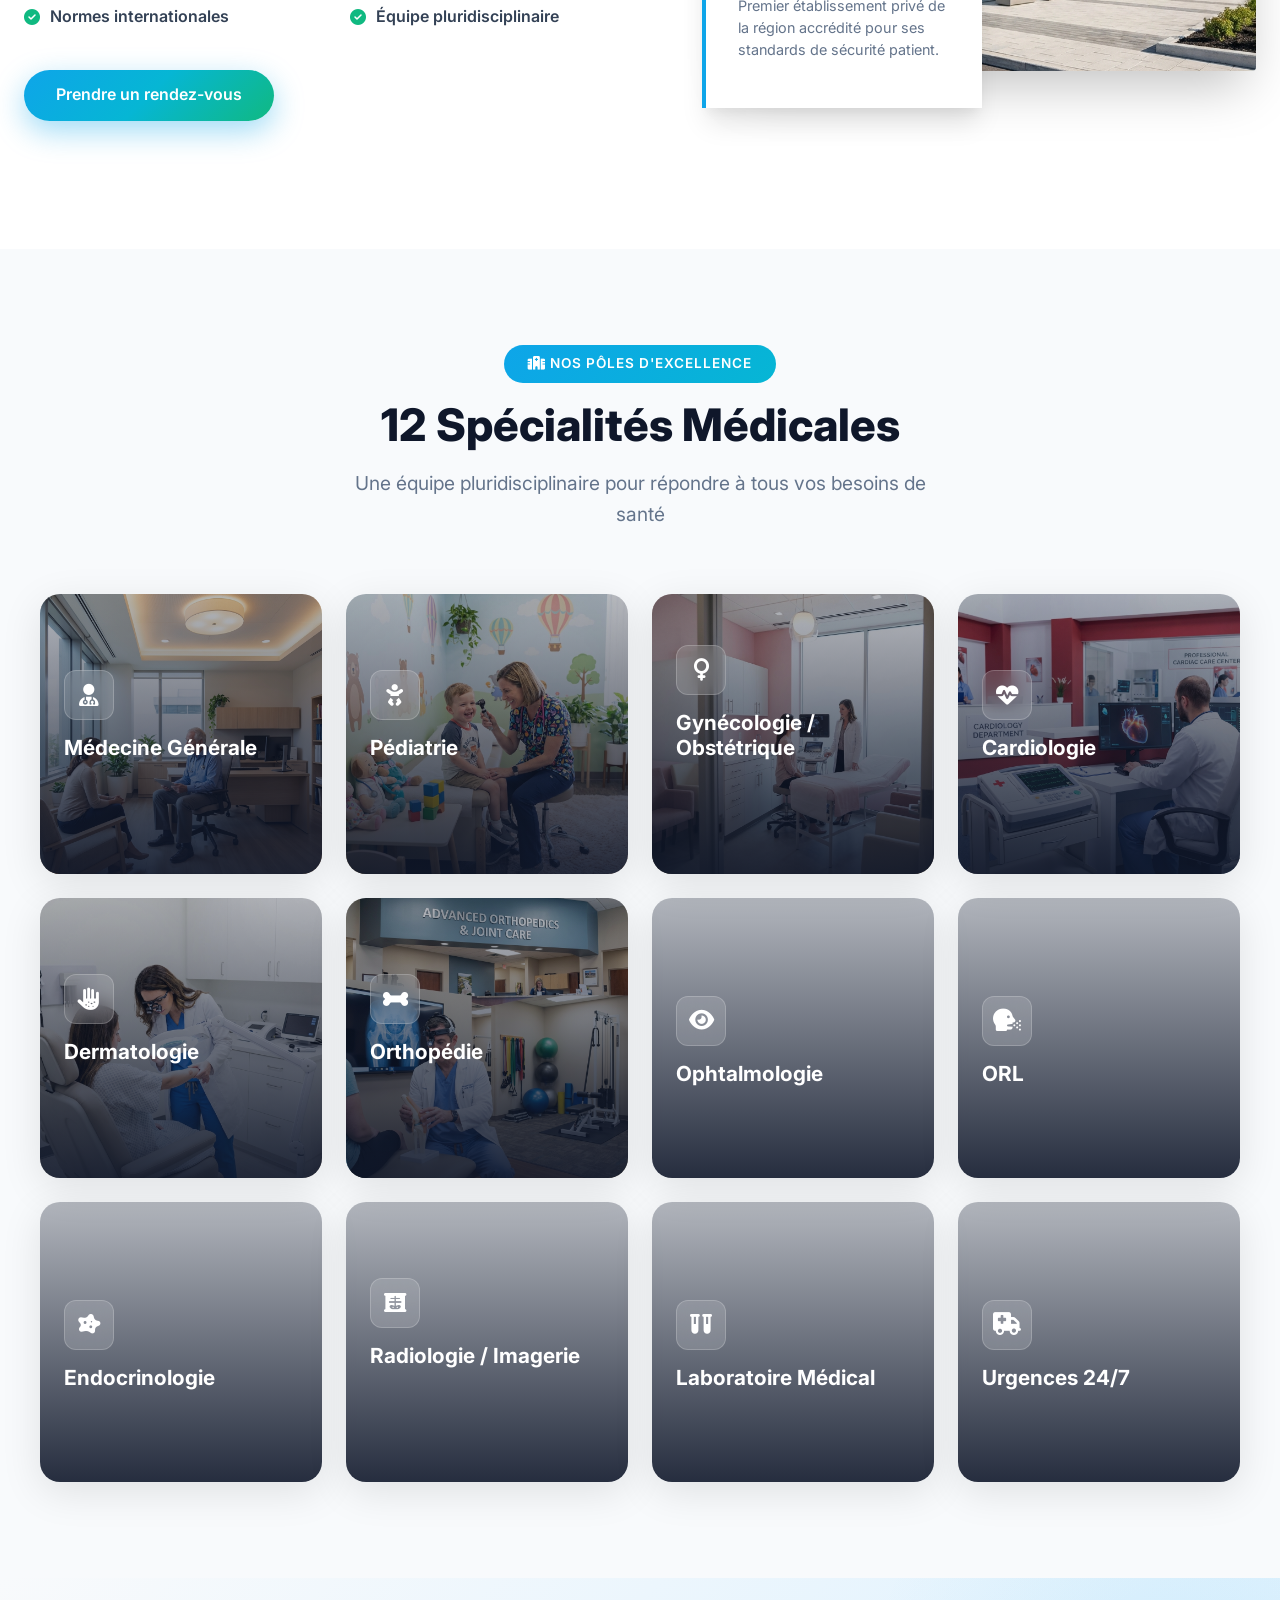
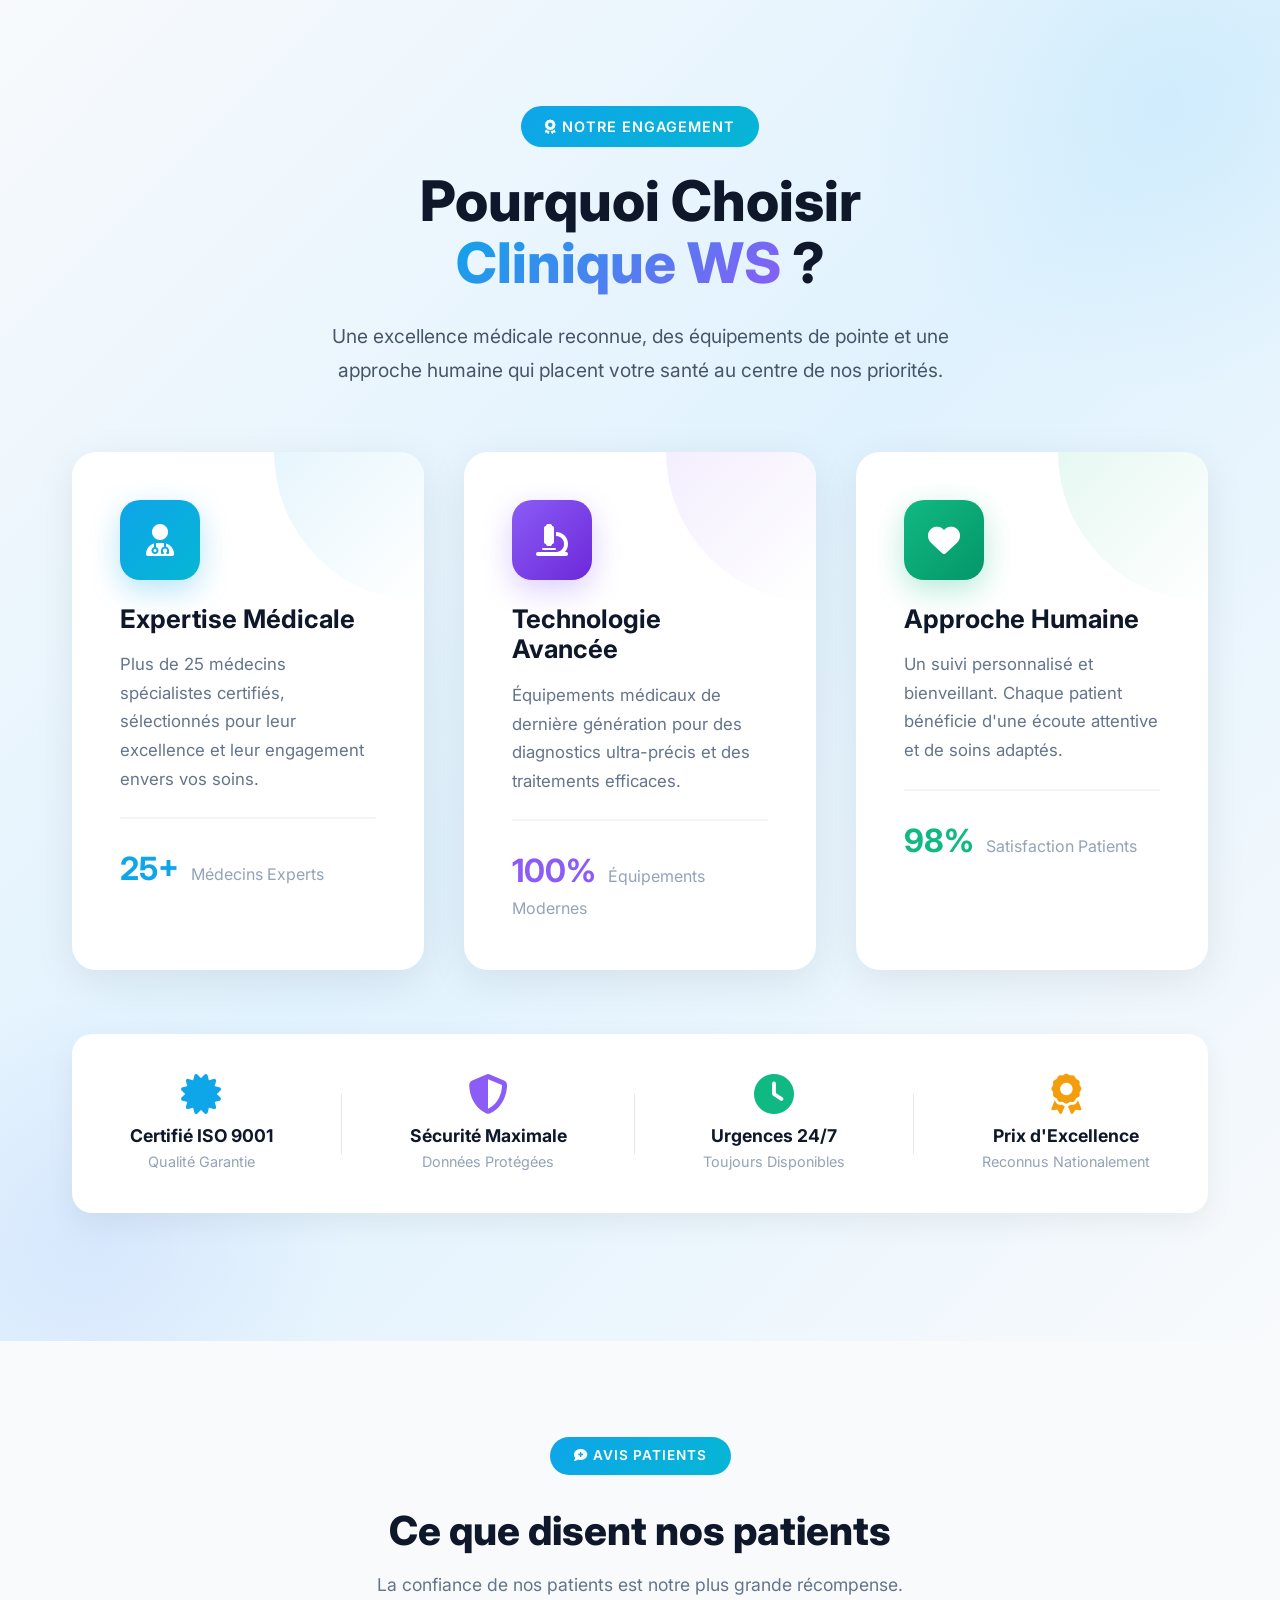
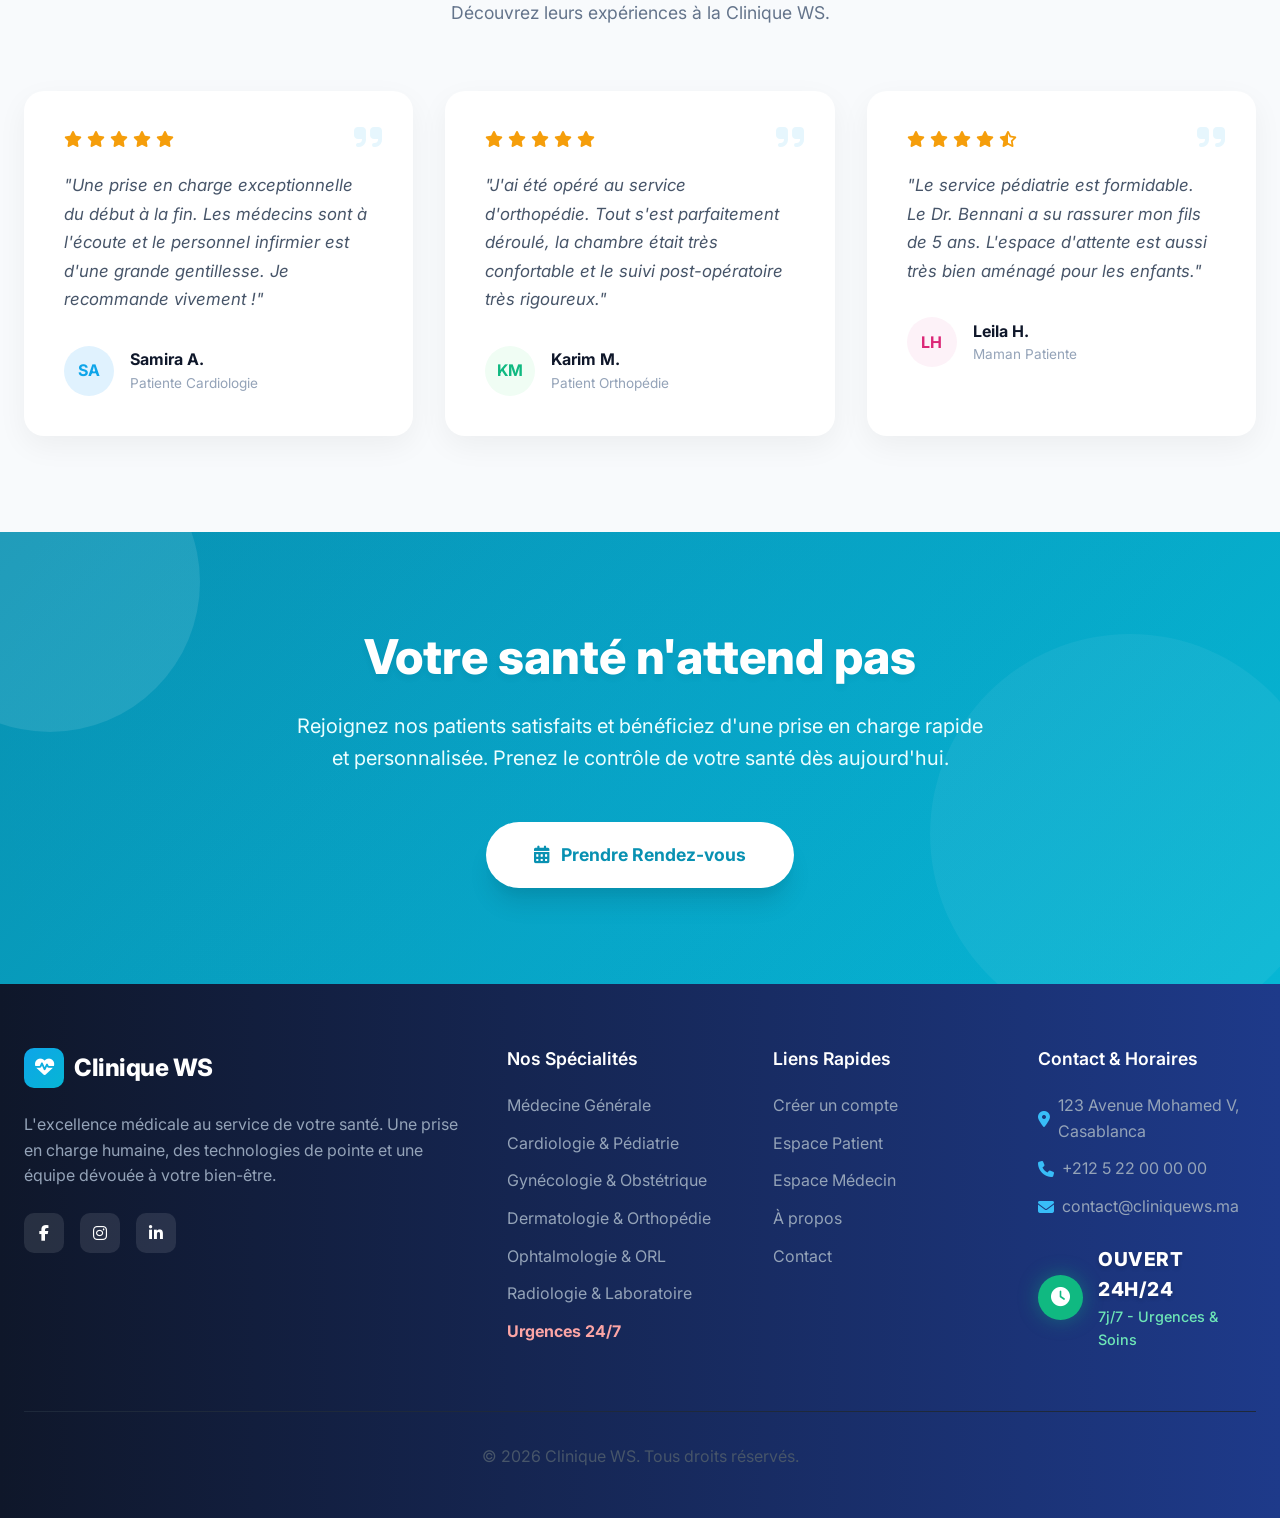
<file: views/pages/dashboard.html>
<!DOCTYPE html>
<html lang="fr">

<head>
    <meta charset="UTF-8">
    <meta name="viewport" content="width=device-width, initial-scale=1.0">
    <title>Tableau de bord - Clinique WS</title>

    <!-- Styles -->
    <link rel="stylesheet" href="../assets/css/style.css">
    <link rel="stylesheet" href="../assets/css/dashboard.css?v=2026">
    <link rel="stylesheet" href="https://cdnjs.cloudflare.com/ajax/libs/font-awesome/6.4.0/css/all.min.css">
    <link href="https://fonts.googleapis.com/css2?family=Inter:wght@300;400;500;600;700&display=swap" rel="stylesheet">

    <style>
        * {
            font-family: 'Inter', sans-serif;
        }

        /* ============ DASHBOARD ENHANCED STYLES ============ */

        /* Welcome Banner */
        .welcome-banner {
            background: linear-gradient(135deg, #0ea5e9 0%, #06b6d4 50%, #10b981 100%);
            border-radius: 20px;
            padding: 32px 40px;
            color: white;
            display: flex;
            justify-content: space-between;
            align-items: center;
            margin-bottom: 28px;
            box-shadow: 0 10px 40px rgba(14, 165, 233, 0.25);
            position: relative;
            overflow: hidden;
        }

        .welcome-banner::before {
            content: '';
            position: absolute;
            top: -50%;
            right: -20%;
            width: 400px;
            height: 400px;
            background: radial-gradient(circle, rgba(255, 255, 255, 0.15) 0%, transparent 70%);
        }

        .welcome-content h1 {
            font-size: 1.8rem;
            font-weight: 700;
            margin-bottom: 8px;
        }

        .welcome-content p {
            opacity: 0.9;
            font-size: 1rem;
        }

        .welcome-date {
            text-align: right;
            opacity: 0.9;
        }

        .welcome-date .date-day {
            font-size: 2.5rem;
            font-weight: 700;
            line-height: 1;
        }

        .welcome-date .date-month {
            font-size: 1rem;
            text-transform: uppercase;
            letter-spacing: 2px;
        }

        /* Stats Grid */
        .stats-grid {
            display: grid;
            grid-template-columns: repeat(auto-fit, minmax(220px, 1fr));
            gap: 20px;
            margin-bottom: 28px;
        }

        .stat-card {
            background: white;
            border-radius: 16px;
            padding: 24px;
            display: flex;
            align-items: center;
            gap: 20px;
            box-shadow: 0 4px 20px rgba(0, 0, 0, 0.05);
            transition: all 0.3s ease;
            border: 1px solid #f1f5f9;
        }

        .stat-card:hover {
            transform: translateY(-4px);
            box-shadow: 0 12px 30px rgba(0, 0, 0, 0.1);
        }

        .stat-icon {
            width: 56px;
            height: 56px;
            border-radius: 14px;
            display: flex;
            align-items: center;
            justify-content: center;
            font-size: 1.5rem;
        }

        .stat-details h4 {
            font-size: 0.85rem;
            color: #64748b;
            font-weight: 500;
            margin-bottom: 4px;
        }

        .stat-value {
            font-size: 1.8rem;
            font-weight: 700;
            color: #1e293b;
            line-height: 1;
        }

        /* Dashboard Grid */
        .dashboard-grid {
            display: grid;
            grid-template-columns: 1fr;
            gap: 24px;
        }

        @media (max-width: 1024px) {
            .dashboard-grid {
                grid-template-columns: 1fr;
            }
        }

        /* Cards */
        .dashboard-card {
            background: white;
            border-radius: 16px;
            box-shadow: 0 4px 20px rgba(0, 0, 0, 0.05);
            overflow: hidden;
            border: 1px solid #f1f5f9;
        }

        .card-header {
            padding: 20px 24px;
            border-bottom: 1px solid #f1f5f9;
            display: flex;
            justify-content: space-between;
            align-items: center;
        }

        .card-header h3 {
            font-size: 1.1rem;
            font-weight: 600;
            color: #1e293b;
            display: flex;
            align-items: center;
            gap: 10px;
        }

        .card-header h3 i {
            color: #0ea5e9;
        }

        .card-header a {
            color: #0ea5e9;
            font-size: 0.9rem;
            font-weight: 500;
            text-decoration: none;
        }

        .card-header a:hover {
            text-decoration: underline;
        }

        .card-body {
            padding: 0;
        }

        /* Table Styles */
        .modern-table {
            width: 100%;
            border-collapse: collapse;
        }

        .modern-table thead {
            background: #f8fafc;
        }

        .modern-table th {
            padding: 14px 20px;
            text-align: left;
            font-size: 0.8rem;
            font-weight: 600;
            color: #64748b;
            text-transform: uppercase;
            letter-spacing: 0.5px;
        }

        .modern-table td {
            padding: 16px 20px;
            border-bottom: 1px solid #f1f5f9;
            font-size: 0.95rem;
            color: #334155;
        }

        .modern-table tr:last-child td {
            border-bottom: none;
        }

        .modern-table tr:hover {
            background: #f8fafc;
        }

        /* Status Badges */
        .status-badge {
            display: inline-block;
            padding: 6px 12px;
            border-radius: 20px;
            font-size: 0.75rem;
            font-weight: 600;
            text-transform: capitalize;
        }

        .status-confirme,
        .status-termine {
            background: #dcfce7;
            color: #166534;
        }

        .status-en_attente {
            background: #fef3c7;
            color: #92400e;
        }

        .status-annule {
            background: #fee2e2;
            color: #991b1b;
        }

        /* Quick Actions */
        .quick-actions {
            padding: 20px;
            display: flex;
            flex-direction: column;
            gap: 12px;
        }

        .action-btn {
            display: flex;
            align-items: center;
            gap: 14px;
            padding: 16px 20px;
            border-radius: 12px;
            text-decoration: none;
            font-weight: 500;
            transition: all 0.2s;
            border: none;
            cursor: pointer;
            font-size: 0.95rem;
        }

        .action-btn.primary {
            background: linear-gradient(135deg, #0ea5e9 0%, #06b6d4 100%);
            color: white;
        }

        .action-btn.primary:hover {
            transform: translateX(4px);
            box-shadow: 0 4px 15px rgba(14, 165, 233, 0.3);
        }

        .action-btn.success {
            background: linear-gradient(135deg, #10b981 0%, #059669 100%);
            color: white;
        }

        .action-btn.success:hover {
            transform: translateX(4px);
            box-shadow: 0 4px 15px rgba(16, 185, 129, 0.3);
        }

        .action-btn.warning {
            background: #fef3c7;
            color: #92400e;
        }

        .action-btn.warning:hover {
            background: #fde68a;
            transform: translateX(4px);
        }

        .action-btn.outline {
            background: white;
            color: #475569;
            border: 2px solid #e2e8f0;
        }

        .action-btn.outline:hover {
            background: #f8fafc;
            border-color: #cbd5e1;
            transform: translateX(4px);
        }

        .action-btn i {
            width: 20px;
            text-align: center;
        }

        /* Empty State */
        .empty-state {
            padding: 40px;
            text-align: center;
            color: #94a3b8;
        }

        .empty-state i {
            font-size: 3rem;
            margin-bottom: 16px;
            opacity: 0.5;
        }
    </style>
</head>

<body class="dashboard-body">
    <div class="dashboard-layout">
        <!-- Sidebar -->
        <aside class="sidebar">
            <div class="sidebar-header">
                <div class="sidebar-logo">
                    <i class="fas fa-heartbeat"></i>
                </div>
                <h1>Clinique WS</h1>
            </div>

            <nav class="sidebar-menu" id="sidebarMenu">
                <!-- Menu généré par JS -->
            </nav>

            <div class="sidebar-footer">
                <a href="#" id="btnLogout" class="menu-item">
                    <i class="fas fa-sign-out-alt"></i>
                    <span>Déconnexion</span>
                </a>
            </div>
        </aside>

        <!-- Main Content -->
        <main class="main-content">
            <!-- Top Nav -->
            <header class="top-nav">
                <div class="page-title">
                    <h2>Tableau de bord</h2>
                </div>

                <div class="user-nav">
                    <div class="user-profile">
                        <div class="user-avatar" id="headerAvatar">
                            <i class="fas fa-user"></i>
                        </div>
                        <div class="user-info">
                            <span class="user-name" id="headerUserName">Chargement...</span>
                            <span class="user-role" id="headerUserRole">...</span>
                        </div>
                    </div>
                </div>
            </header>

            <!-- Content -->
            <div class="content-wrapper">
                <!-- Welcome Banner -->
                <div class="welcome-banner">
                    <div class="welcome-content">
                        <h1>Bonjour, <span id="welcomeName">Utilisateur</span> 👋</h1>
                        <p>Voici un aperçu de votre activité aujourd'hui.</p>
                    </div>
                    <div class="welcome-date">
                        <div class="date-day" id="currentDay">--</div>
                        <div class="date-month" id="currentMonth">---</div>
                    </div>
                </div>

                <!-- Stats Cards -->
                <div class="stats-grid" id="statsGrid">
                    <!-- Chargé par JS -->
                </div>

                <!-- Main Grid -->
                <div class="dashboard-grid">
                    <!-- Left: Recent Appointments -->
                    <div class="dashboard-card">
                        <div class="card-header">
                            <h3><i class="far fa-calendar-check"></i> Rendez-vous récents</h3>
                            <a href="rendez-vous.html" id="linkViewAll">Voir tout →</a>
                        </div>
                        <div class="card-body">
                            <table class="modern-table">
                                <thead>
                                    <tr>
                                        <th>Patient</th>
                                        <th>Date & Heure</th>
                                        <th>Médecin</th>
                                        <th>Statut</th>
                                        <th>Motif</th>
                                    </tr>
                                </thead>
                                <tbody id="recentAppointmentsBody">
                                    <tr>
                                        <td colspan="5" class="text-center">Chargement...</td>
                                    </tr>
                                </tbody>
                            </table>
                        </div>
                    </div>

                    <!-- Right: Quick Actions Removed -->
                </div>
            </div>
        </main>
    </div>

    <!-- Scripts -->
    <script src="../assets/js/services/ApiService.js?v=3"></script>
    <script src="../assets/js/controllers/DashboardController.js?v=3"></script>
    <script>
        // Initialisation du dashboard
        document.addEventListener('DOMContentLoaded', () => {
            // Afficher la date actuelle
            const now = new Date();
            document.getElementById('currentDay').textContent = now.getDate();
            document.getElementById('currentMonth').textContent = now.toLocaleDateString('fr-FR', { month: 'short', year: 'numeric' });

            // Initialiser le dashboard
            const dashboard = new DashboardController();
            dashboard.init();
        });
    </script>
</body>

</html>
</file>
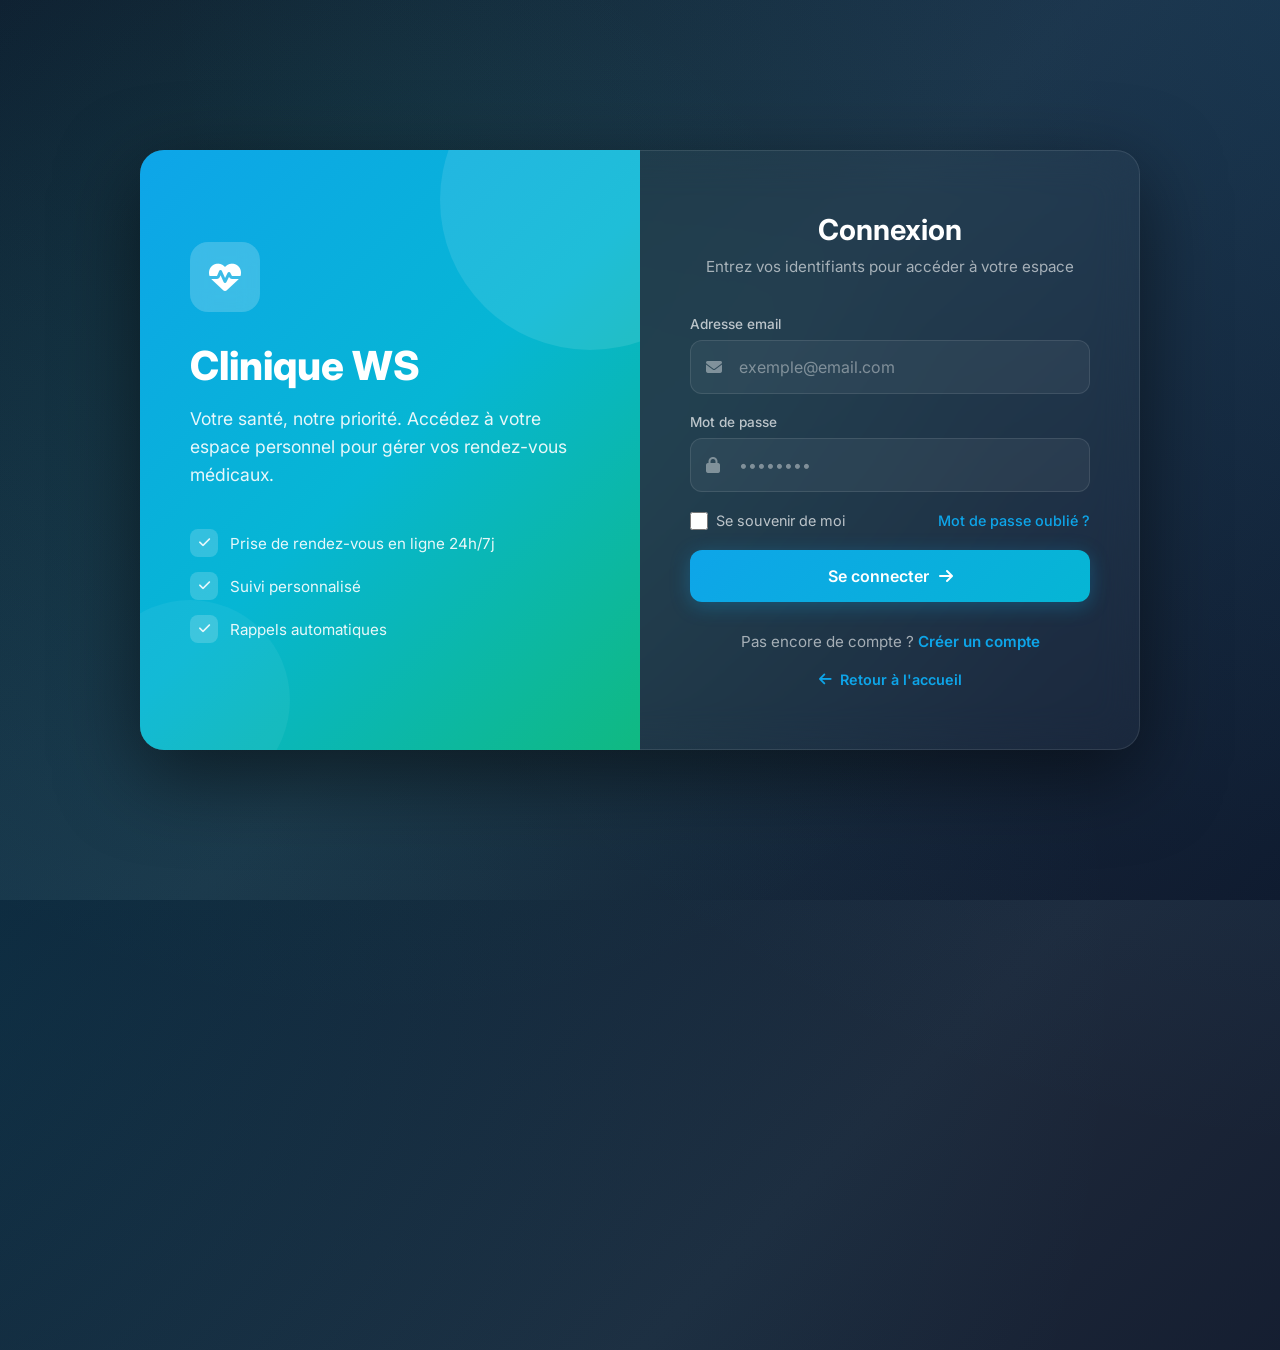
<file: views/pages/login.html>
<!DOCTYPE html>
<html lang="fr">

<head>
    <meta charset="UTF-8">
    <meta name="viewport" content="width=device-width, initial-scale=1.0">
    <title>Connexion - Clinique WS</title>
    <link rel="stylesheet" href="https://cdnjs.cloudflare.com/ajax/libs/font-awesome/6.4.0/css/all.min.css">
    <link href="https://fonts.googleapis.com/css2?family=Inter:wght@300;400;500;600;700;800&display=swap"
        rel="stylesheet">
    <style>
        * {
            margin: 0;
            padding: 0;
            box-sizing: border-box;
        }

        body {
            font-family: 'Inter', sans-serif;
            min-height: 100vh;
            background: linear-gradient(135deg, #0f172a 0%, #1e293b 50%, #0f172a 100%);
            display: flex;
            align-items: center;
            justify-content: center;
            padding: 20px;
            position: relative;
            overflow: hidden;
        }

        /* Animated Background */
        body::before {
            content: '';
            position: absolute;
            top: -50%;
            left: -50%;
            width: 200%;
            height: 200%;
            background: radial-gradient(circle at 20% 80%, rgba(6, 182, 212, 0.15) 0%, transparent 50%),
                radial-gradient(circle at 80% 20%, rgba(14, 165, 233, 0.15) 0%, transparent 50%),
                radial-gradient(circle at 40% 40%, rgba(16, 185, 129, 0.1) 0%, transparent 40%);
            animation: float 20s ease-in-out infinite;
        }

        @keyframes float {

            0%,
            100% {
                transform: translate(0, 0) rotate(0deg);
            }

            25% {
                transform: translate(2%, 2%) rotate(1deg);
            }

            50% {
                transform: translate(-1%, 3%) rotate(-1deg);
            }

            75% {
                transform: translate(-2%, 1%) rotate(1deg);
            }
        }

        /* Main Container */
        .login-container {
            display: flex;
            width: 100%;
            max-width: 1000px;
            min-height: 600px;
            background: rgba(255, 255, 255, 0.03);
            backdrop-filter: blur(20px);
            border-radius: 24px;
            overflow: hidden;
            box-shadow: 0 25px 80px rgba(0, 0, 0, 0.5),
                inset 0 0 0 1px rgba(255, 255, 255, 0.1);
            position: relative;
            z-index: 1;
        }

        /* Left Panel - Branding */
        .login-branding {
            flex: 1;
            background: linear-gradient(135deg, #0ea5e9 0%, #06b6d4 50%, #10b981 100%);
            padding: 50px;
            display: flex;
            flex-direction: column;
            justify-content: center;
            position: relative;
            overflow: hidden;
        }

        .login-branding::before {
            content: '';
            position: absolute;
            top: -100px;
            right: -100px;
            width: 300px;
            height: 300px;
            background: rgba(255, 255, 255, 0.1);
            border-radius: 50%;
        }

        .login-branding::after {
            content: '';
            position: absolute;
            bottom: -50px;
            left: -50px;
            width: 200px;
            height: 200px;
            background: rgba(255, 255, 255, 0.05);
            border-radius: 50%;
        }

        .brand-content {
            position: relative;
            z-index: 1;
            color: white;
        }

        .brand-logo {
            width: 70px;
            height: 70px;
            background: rgba(255, 255, 255, 0.2);
            border-radius: 18px;
            display: flex;
            align-items: center;
            justify-content: center;
            margin-bottom: 30px;
            font-size: 2rem;
            backdrop-filter: blur(10px);
        }

        .brand-content h1 {
            font-size: 2.5rem;
            font-weight: 800;
            margin-bottom: 15px;
            line-height: 1.2;
        }

        .brand-content p {
            font-size: 1.1rem;
            opacity: 0.9;
            line-height: 1.6;
            margin-bottom: 40px;
        }

        .brand-features {
            list-style: none;
        }

        .brand-features li {
            display: flex;
            align-items: center;
            gap: 12px;
            margin-bottom: 15px;
            font-size: 0.95rem;
            opacity: 0.9;
        }

        .brand-features li i {
            width: 28px;
            height: 28px;
            background: rgba(255, 255, 255, 0.2);
            border-radius: 8px;
            display: flex;
            align-items: center;
            justify-content: center;
            font-size: 0.8rem;
        }

        /* Right Panel - Form */
        .login-form-panel {
            flex: 1;
            padding: 50px;
            display: flex;
            flex-direction: column;
            justify-content: center;
        }

        .form-header {
            text-align: center;
            margin-bottom: 40px;
        }

        .form-header h2 {
            color: white;
            font-size: 1.8rem;
            font-weight: 700;
            margin-bottom: 10px;
        }

        .form-header p {
            color: rgba(255, 255, 255, 0.6);
            font-size: 0.95rem;
        }

        .login-form {
            display: flex;
            flex-direction: column;
            gap: 20px;
        }

        .form-group {
            position: relative;
        }

        .form-group label {
            display: block;
            color: rgba(255, 255, 255, 0.7);
            font-size: 0.85rem;
            font-weight: 500;
            margin-bottom: 8px;
        }

        .input-wrapper {
            position: relative;
        }

        .input-wrapper i {
            position: absolute;
            left: 16px;
            top: 50%;
            transform: translateY(-50%);
            color: rgba(255, 255, 255, 0.4);
            font-size: 1rem;
            transition: color 0.3s;
        }

        .form-input {
            width: 100%;
            padding: 16px 16px 16px 48px;
            background: rgba(255, 255, 255, 0.05);
            border: 1px solid rgba(255, 255, 255, 0.1);
            border-radius: 12px;
            color: white;
            font-size: 1rem;
            font-family: inherit;
            transition: all 0.3s ease;
        }

        .form-input::placeholder {
            color: rgba(255, 255, 255, 0.4);
        }

        .form-input:focus {
            outline: none;
            border-color: #0ea5e9;
            background: rgba(255, 255, 255, 0.08);
            box-shadow: 0 0 0 4px rgba(14, 165, 233, 0.15);
        }

        .form-input:focus+i,
        .input-wrapper:focus-within i {
            color: #0ea5e9;
        }

        .form-options {
            display: flex;
            justify-content: space-between;
            align-items: center;
            font-size: 0.9rem;
        }

        .remember-me {
            display: flex;
            align-items: center;
            gap: 8px;
            color: rgba(255, 255, 255, 0.7);
            cursor: pointer;
        }

        .remember-me input[type="checkbox"] {
            width: 18px;
            height: 18px;
            accent-color: #0ea5e9;
            cursor: pointer;
        }

        .forgot-link {
            color: #0ea5e9;
            text-decoration: none;
            font-weight: 500;
            transition: color 0.3s;
        }

        .forgot-link:hover {
            color: #38bdf8;
        }

        .error-message {
            background: rgba(239, 68, 68, 0.15);
            border: 1px solid rgba(239, 68, 68, 0.3);
            color: #fca5a5;
            padding: 12px 16px;
            border-radius: 10px;
            font-size: 0.9rem;
            text-align: center;
            display: none;
        }

        .error-message.show {
            display: block;
        }

        .submit-btn {
            width: 100%;
            padding: 16px;
            background: linear-gradient(135deg, #0ea5e9 0%, #06b6d4 100%);
            border: none;
            border-radius: 12px;
            color: white;
            font-size: 1rem;
            font-weight: 600;
            font-family: inherit;
            cursor: pointer;
            display: flex;
            align-items: center;
            justify-content: center;
            gap: 10px;
            transition: all 0.3s ease;
            box-shadow: 0 4px 20px rgba(14, 165, 233, 0.3);
        }

        .submit-btn:hover {
            transform: translateY(-2px);
            box-shadow: 0 8px 30px rgba(14, 165, 233, 0.4);
        }

        .submit-btn:active {
            transform: translateY(0);
        }

        .submit-btn.loading {
            pointer-events: none;
            opacity: 0.8;
        }

        .form-footer {
            text-align: center;
            margin-top: 30px;
            color: rgba(255, 255, 255, 0.6);
            font-size: 0.95rem;
        }

        .form-footer a {
            color: #0ea5e9;
            text-decoration: none;
            font-weight: 600;
            transition: color 0.3s;
        }

        .form-footer a:hover {
            color: #38bdf8;
        }

        .back-home {
            display: inline-flex;
            align-items: center;
            gap: 8px;
            margin-top: 20px;
            color: rgba(255, 255, 255, 0.5);
            text-decoration: none;
            font-size: 0.9rem;
            transition: color 0.3s;
        }

        .back-home:hover {
            color: rgba(255, 255, 255, 0.8);
        }

        /* Responsive */
        @media (max-width: 768px) {
            .login-container {
                flex-direction: column;
                max-width: 480px;
            }

            .login-branding {
                padding: 40px 30px;
            }

            .brand-content h1 {
                font-size: 1.8rem;
            }

            .brand-features {
                display: none;
            }

            .login-form-panel {
                padding: 40px 30px;
            }
        }

        /* Styles pour les messages d'alerte (succès/erreur) */
        .alert {
            padding: 12px 16px;
            border-radius: 10px;
            font-size: 0.95rem;
            text-align: center;
            display: block;
            /* Visible par défaut quand la classe est ajoutée */
            margin-bottom: 20px;
            animation: fadeIn 0.3s ease-out;
        }

        .alert-error {
            background: rgba(239, 68, 68, 0.15);
            border: 1px solid rgba(239, 68, 68, 0.3);
            color: #fca5a5;
        }

        .alert-success {
            background: transparent;
            color: white;
            /* Texte blanc demandé */
            font-weight: 500;
            font-size: 1.1rem;
        }

        /* Couleur de l'icône dans l'alerte succès */
        .alert-success i {
            color: white;
            margin-right: 8px;
        }
    </style>
</head>

<body>
    <div class="login-container">
        <!-- Branding Panel -->
        <div class="login-branding">
            <div class="brand-content">
                <div class="brand-logo">
                    <i class="fas fa-heartbeat"></i>
                </div>
                <h1>Clinique WS</h1>
                <p>Votre santé, notre priorité. Accédez à votre espace personnel pour gérer vos rendez-vous médicaux.
                </p>

                <ul class="brand-features">
                    <li><i class="fas fa-check"></i> Prise de rendez-vous en ligne 24h/7j</li>

                    <li><i class="fas fa-check"></i> Suivi personnalisé</li>
                    <li><i class="fas fa-check"></i> Rappels automatiques</li>
                </ul>
            </div>
        </div>

        <!-- Form Panel -->
        <div class="login-form-panel">
            <div class="form-header">
                <h2>Connexion</h2>
                <p>Entrez vos identifiants pour accéder à votre espace</p>
            </div>

            <form class="login-form" id="loginForm">
                <div class="form-group">
                    <label>Adresse email</label>
                    <div class="input-wrapper">
                        <input type="email" class="form-input" id="email" name="email" placeholder="exemple@email.com"
                            required>
                        <i class="fas fa-envelope"></i>
                    </div>
                </div>

                <div class="form-group">
                    <label>Mot de passe</label>
                    <div class="input-wrapper">
                        <input type="password" class="form-input" id="password" name="password" placeholder="••••••••"
                            required>
                        <i class="fas fa-lock"></i>
                    </div>
                </div>

                <div class="form-options">
                    <label class="remember-me">
                        <input type="checkbox" id="remember">
                        Se souvenir de moi
                    </label>
                    <a href="#" class="forgot-link" id="forgotPasswordLink"
                        onclick="alert('Veuillez contacter l\'administrateur pour réinitialiser votre mot de passe.\n\nEmail: admin@cliniquews.ma'); return false;">Mot
                        de passe oublié ?</a>
                </div>

                <div class="error-message" id="loginError"></div>

                <button type="submit" class="submit-btn" id="loginBtn">
                    <span>Se connecter</span>
                    <i class="fas fa-arrow-right"></i>
                </button>
            </form>

            <div class="form-footer">
                <p>Pas encore de compte ? <a href="signup.html">Créer un compte</a></p>
                <a href="../index.html" class="back-home">
                    <i class="fas fa-arrow-left"></i> Retour à l'accueil
                </a>
            </div>
        </div>
    </div>

    <script src="../assets/js/services/ApiService.js"></script>
    <script src="../assets/js/controllers/AuthController.js?v=14"></script>
    <script>
        document.addEventListener('DOMContentLoaded', () => {
            const auth = new AuthController();
            auth.init();
        });
    </script>
</body>

</html>
</file>
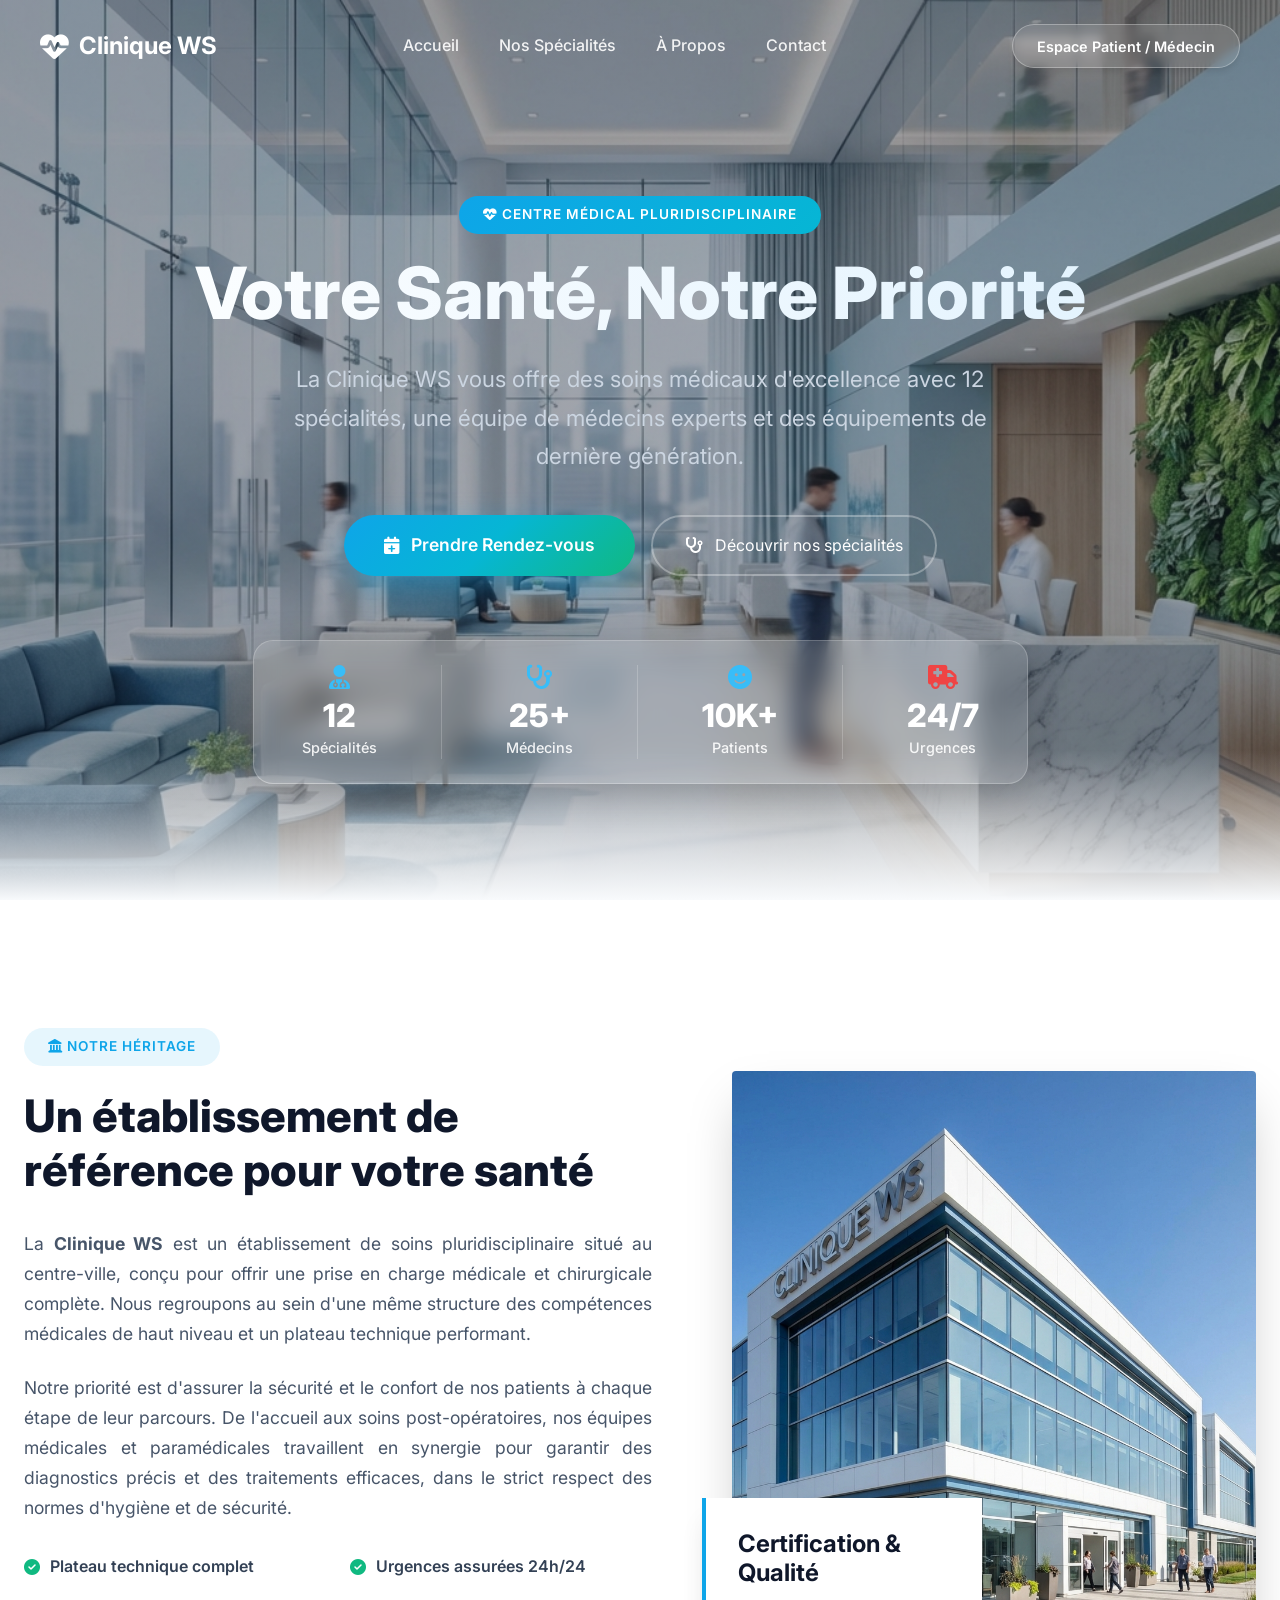
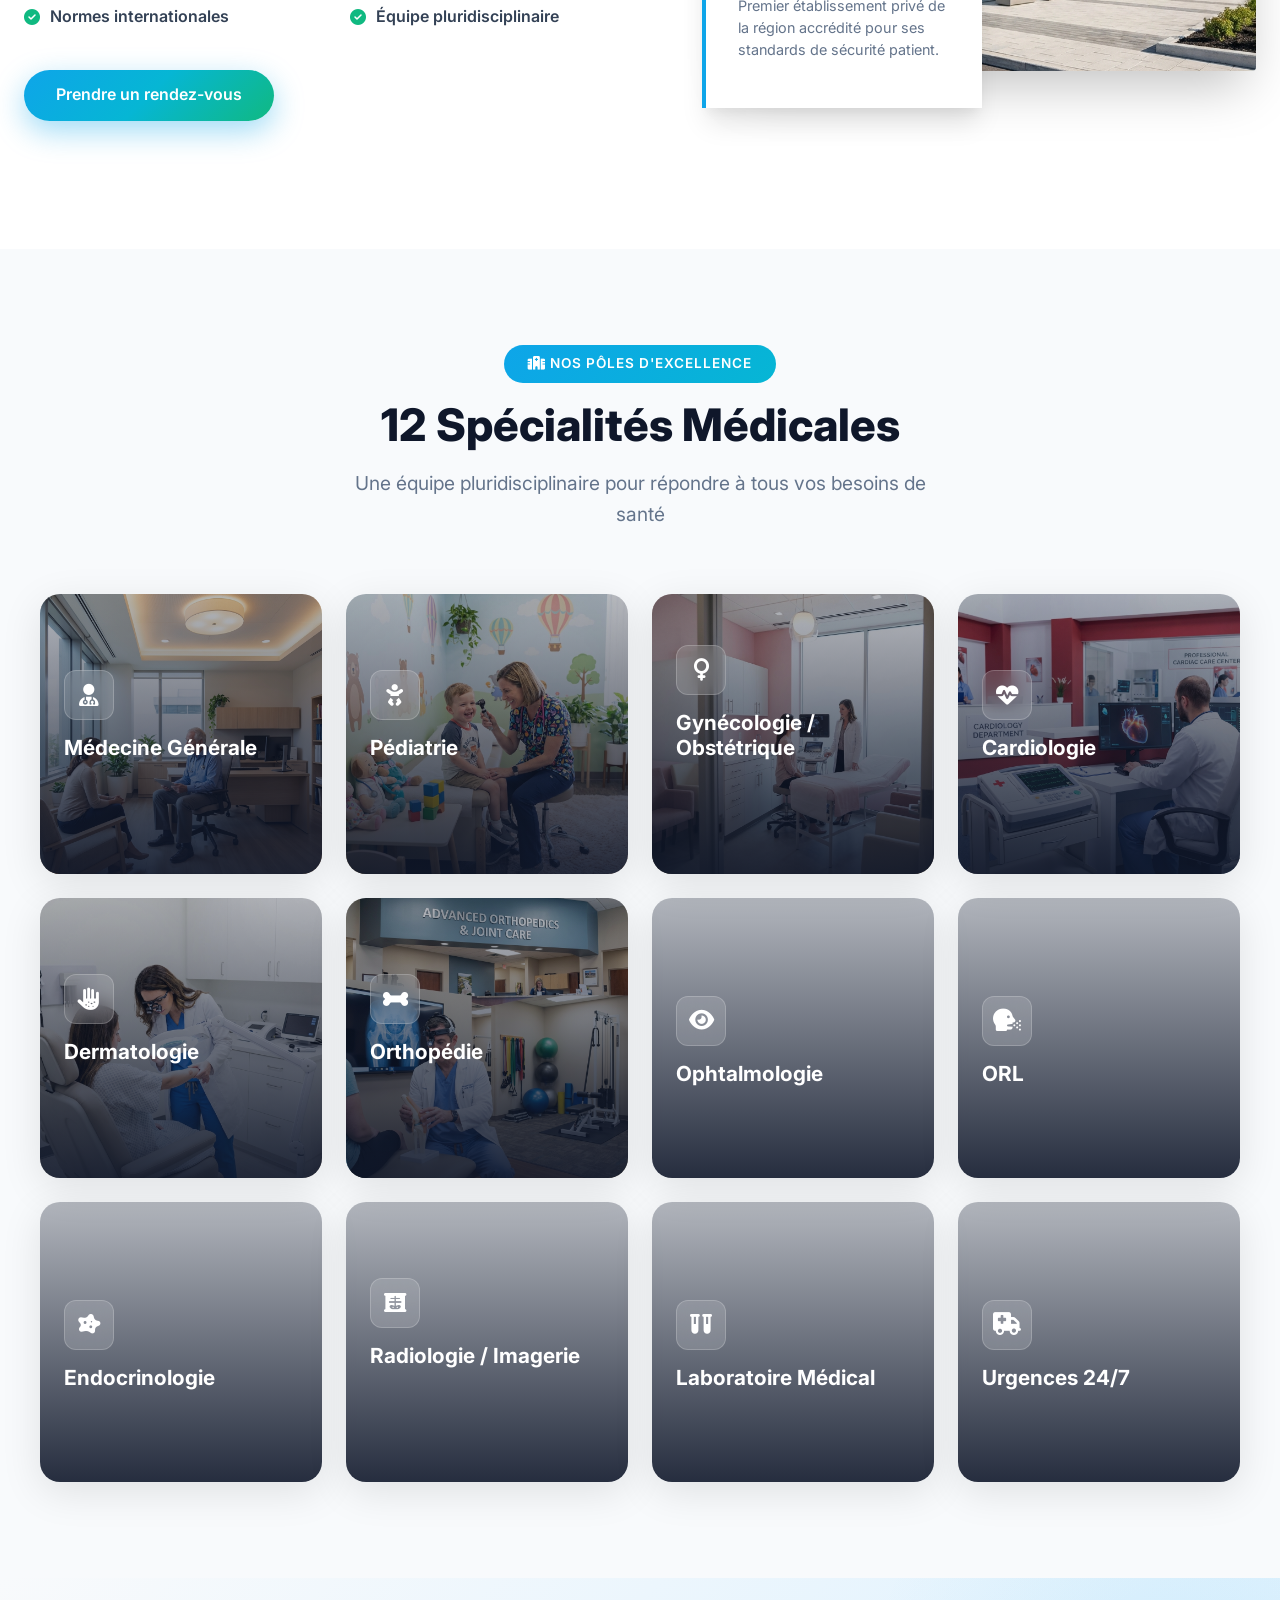
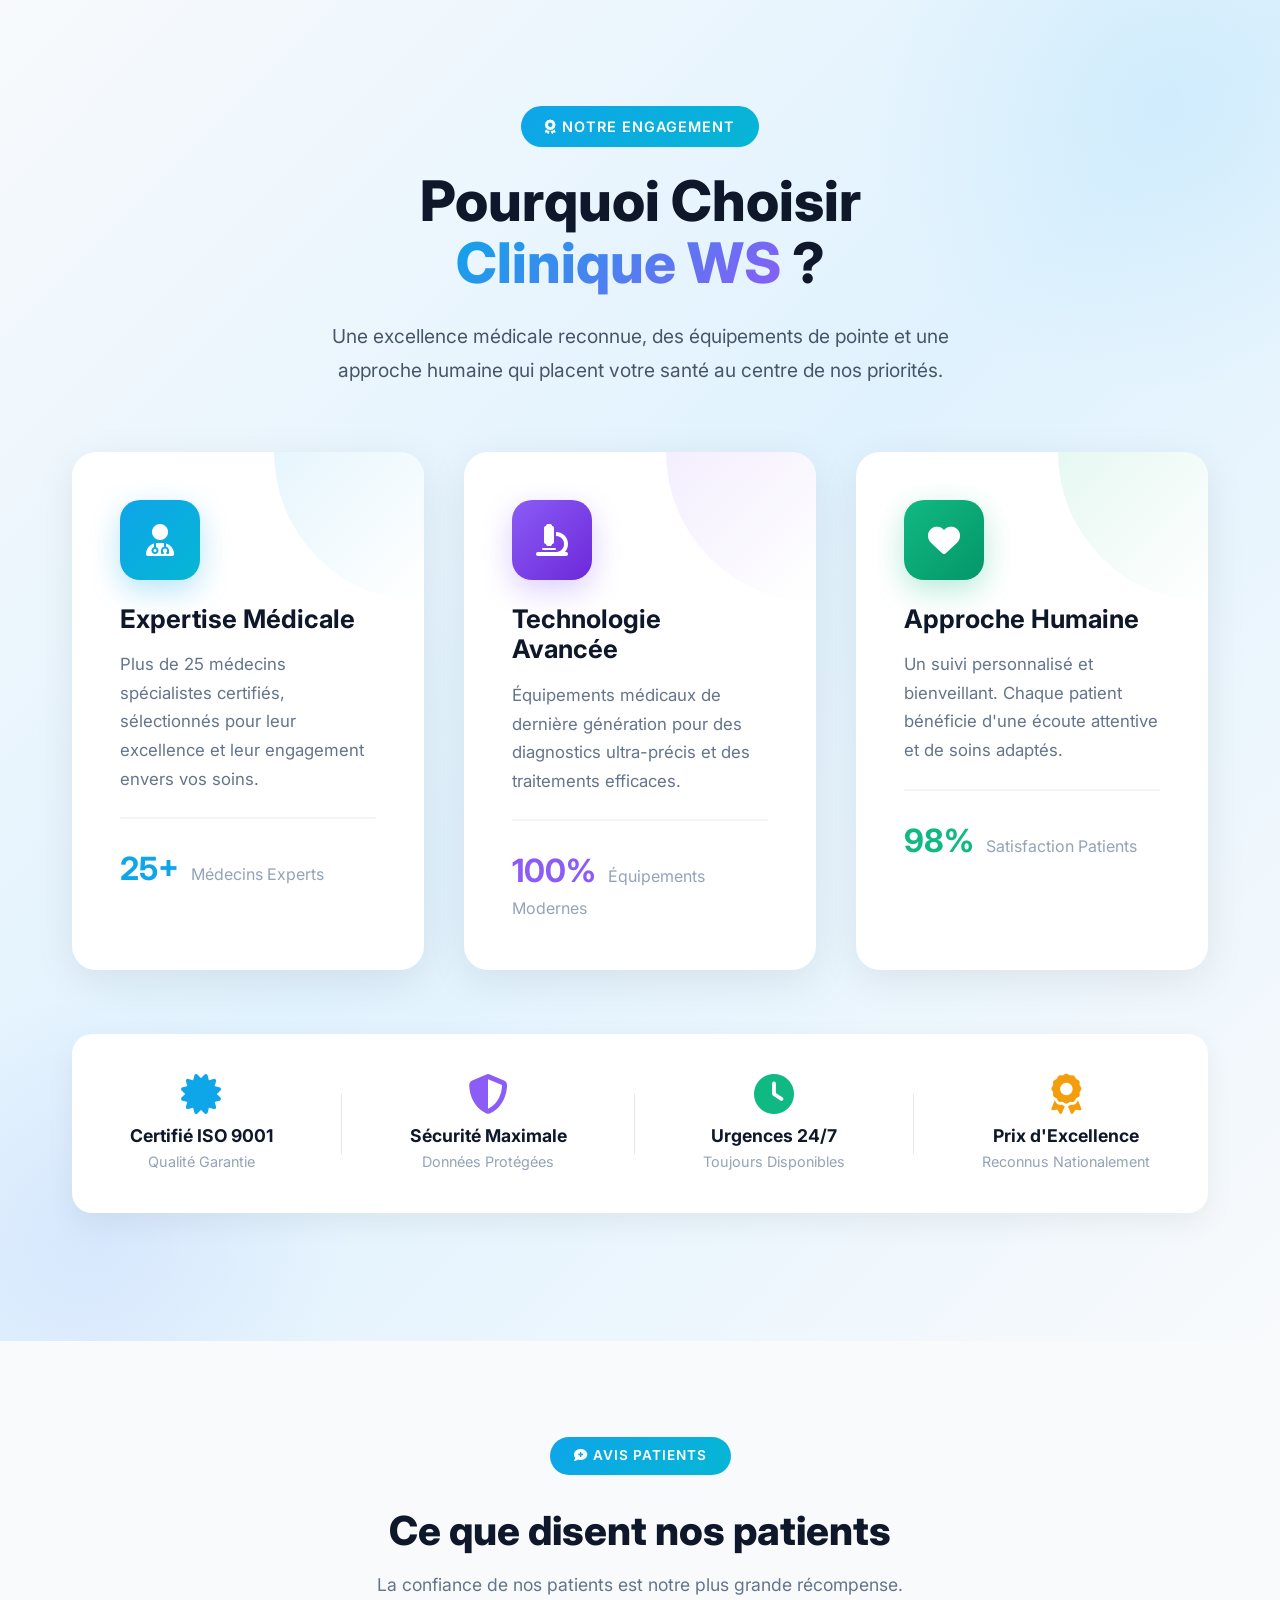
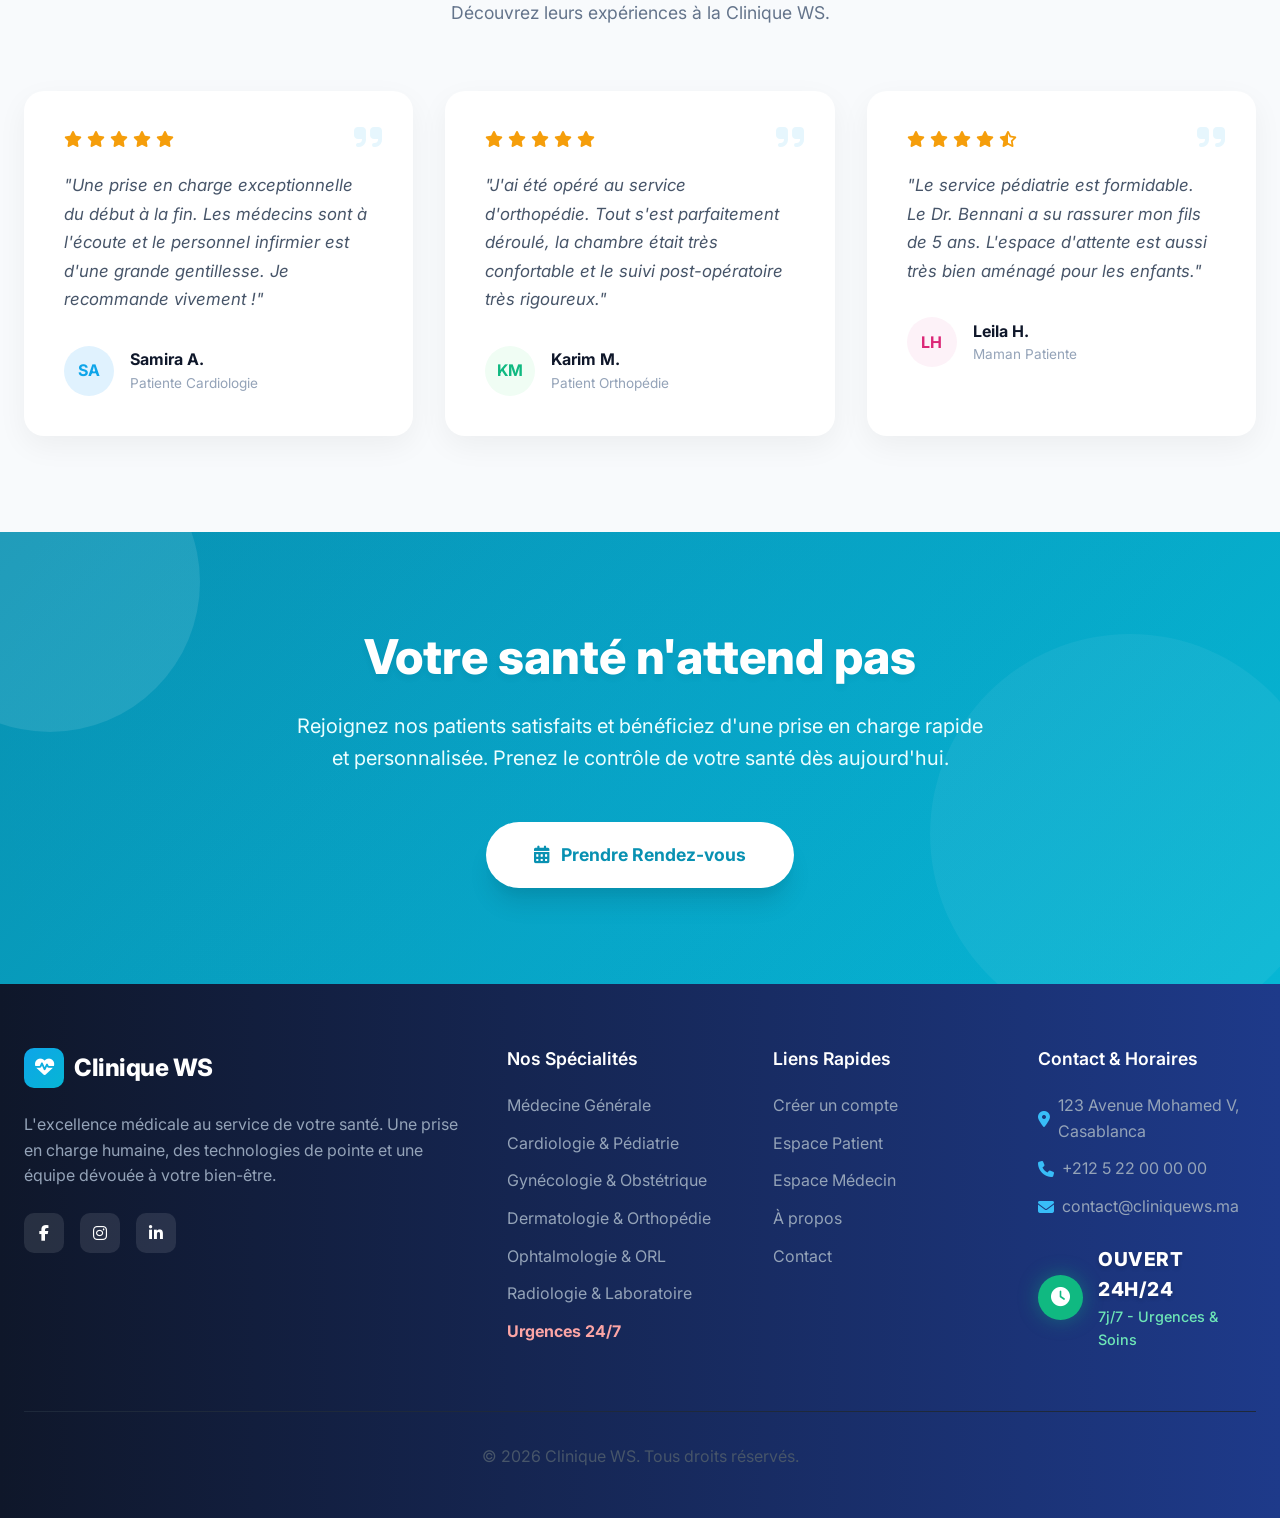
<file: views/pages/medecins.html>
<!DOCTYPE html>
<html lang="fr">

<head>
    <meta charset="UTF-8">
    <meta name="viewport" content="width=device-width, initial-scale=1.0">
    <title>Gestion des Médecins - Clinique WS</title>

    <!-- Styles -->
    <link rel="stylesheet" href="../assets/css/style.css">
    <link rel="stylesheet" href="../assets/css/dashboard.css?v=2026">
    <link rel="stylesheet" href="https://cdnjs.cloudflare.com/ajax/libs/font-awesome/6.4.0/css/all.min.css">

    <link href="https://fonts.googleapis.com/css2?family=Inter:wght@300;400;500;600;700&display=swap" rel="stylesheet">
    <style>
        * {
            font-family: 'Inter', sans-serif;
        }

        .search-bar {
            display: flex;
            gap: 10px;
            background: white;
            padding: 10px;
            border-radius: var(--radius-md);
            border: 1px solid var(--border-light);
            margin-bottom: var(--spacing-xl);
        }

        .search-bar input {
            border: none;
            outline: none;
            flex: 1;
            font-size: 1rem;
        }
    </style>
</head>

<body class="dashboard-body">
    <div class="dashboard-layout">
        <aside class="sidebar">
            <div class="sidebar-header">
                <div class="sidebar-logo"><i class="fas fa-heartbeat"></i></div>
                <h1>Clinique WS</h1>
            </div>
            <nav class="sidebar-menu" id="sidebarMenu">
                <!-- Menu généré par JS -->
            </nav>
            <div class="sidebar-footer">
                <a href="#" id="btnLogout" class="menu-item"><i class="fas fa-sign-out-alt"></i>
                    <span>Déconnexion</span></a>
            </div>
        </aside>

        <main class="main-content">
            <header class="top-nav">
                <div class="page-title">
                    <h2>Gestion des Médecins</h2>
                </div>
                <div class="user-nav">
                    <div class="user-profile">
                        <div class="user-avatar" id="headerAvatar">U</div>
                        <div class="user-info">
                            <span class="user-name" id="headerUserName">...</span>
                            <span class="user-role" id="headerUserRole">...</span>
                        </div>
                    </div>
                </div>
            </header>

            <div class="content-wrapper">
                <div id="alertMessage" class="hidden"></div>

                <!-- Actions Bar -->
                <div style="display: flex; justify-content: space-between; align-items: center; margin-bottom: 20px;">
                    <button class="btn btn-primary" id="btnAddMedecin">
                        <i class="fas fa-plus mr-sm"></i> Nouveau Médecin
                    </button>

                    <div class="search-bar" style="width: 300px; margin-bottom: 0;">
                        <i class="fas fa-search text-muted"></i>
                        <input type="text" id="searchInput" placeholder="Rechercher un médecin...">
                    </div>
                </div>

                <!-- Tableau des Médecins -->
                <div class="card-section">
                    <div class="section-content p-0">
                        <table class="data-table">
                            <thead>
                                <tr>
                                    <th>Médecin</th>
                                    <th>Spécialité</th>
                                    <th>Email</th>
                                    <th>Téléphone</th>
                                    <th>Actions</th>
                                </tr>
                            </thead>
                            <tbody id="medecinsTableBody">
                                <!-- Rempli par JS -->
                                <tr>
                                    <td colspan="5" class="text-center py-xl">Chargement...</td>
                                </tr>
                            </tbody>
                        </table>
                    </div>
                </div>
            </div>
        </main>
    </div>

    <!-- Modal Ajout/Modification -->
    <div class="modal" id="medecinModal" style="display: none;">
        <div class="modal-content" style="max-height: 85vh; overflow-y: auto;">
            <div class="section-header mb-xl">
                <h3 id="modalTitle">Nouveau Médecin</h3>
                <button class="btn-icon" id="btnCloseModal"><i class="fas fa-times"></i></button>
            </div>

            <form id="medecinForm">
                <input type="hidden" name="id" id="medecinId">

                <div class="grid grid-2 gap-md mb-md">
                    <div class="form-group">
                        <label class="form-label">Nom</label>
                        <input type="text" name="nom" class="form-input" required>
                    </div>
                    <div class="form-group">
                        <label class="form-label">Prénom</label>
                        <input type="text" name="prenom" class="form-input" required>
                    </div>
                </div>

                <div class="form-group mb-md">
                    <label class="form-label">Email (Connexion)</label>
                    <input type="email" name="email" class="form-input" required>
                </div>

                <div class="form-group mb-md">
                    <label class="form-label">Mot de passe (par défaut)</label>
                    <input type="password" name="password" class="form-input">
                </div>

                <div class="grid grid-2 gap-md mb-md">
                    <div class="form-group">
                        <label class="form-label">Spécialité</label>
                        <select name="specialite" class="form-input">
                            <option value="">Sélectionner une spécialité</option>
                            <option value="Médecine Générale">Médecine Générale</option>
                            <option value="Cardiologie">Cardiologie</option>
                            <option value="Dermatologie">Dermatologie</option>
                            <option value="Pédiatrie">Pédiatrie</option>
                            <option value="Gynécologie">Gynécologie</option>
                            <option value="Ophtalmologie">Ophtalmologie</option>
                            <option value="Dentiste">Dentiste</option>
                            <option value="Neurologie">Neurologie</option>
                            <option value="Psychiatrie">Psychiatrie</option>
                            <option value="Orthopédie">Orthopédie</option>
                            <option value="Autre">Autre</option>
                        </select>
                    </div>
                    <div class="form-group">
                        <label class="form-label">Téléphone</label>
                        <input type="tel" name="telephone" class="form-input">
                    </div>
                </div>

                <div class="text-right">
                    <button type="button" class="btn btn-white-outline mr-sm" id="btnCancel">Annuler</button>
                    <button type="submit" class="btn btn-primary">Enregistrer</button>
                </div>
            </form>
        </div>
    </div>

    <!-- Scripts -->
    <script src="../assets/js/services/ApiService.js?v=2"></script>
    <script src="../assets/js/controllers/MedecinsController.js?v=1"></script>
    <script>
        const controller = new MedecinsController();
        controller.init();
    </script>
</body>

</html>
</file>
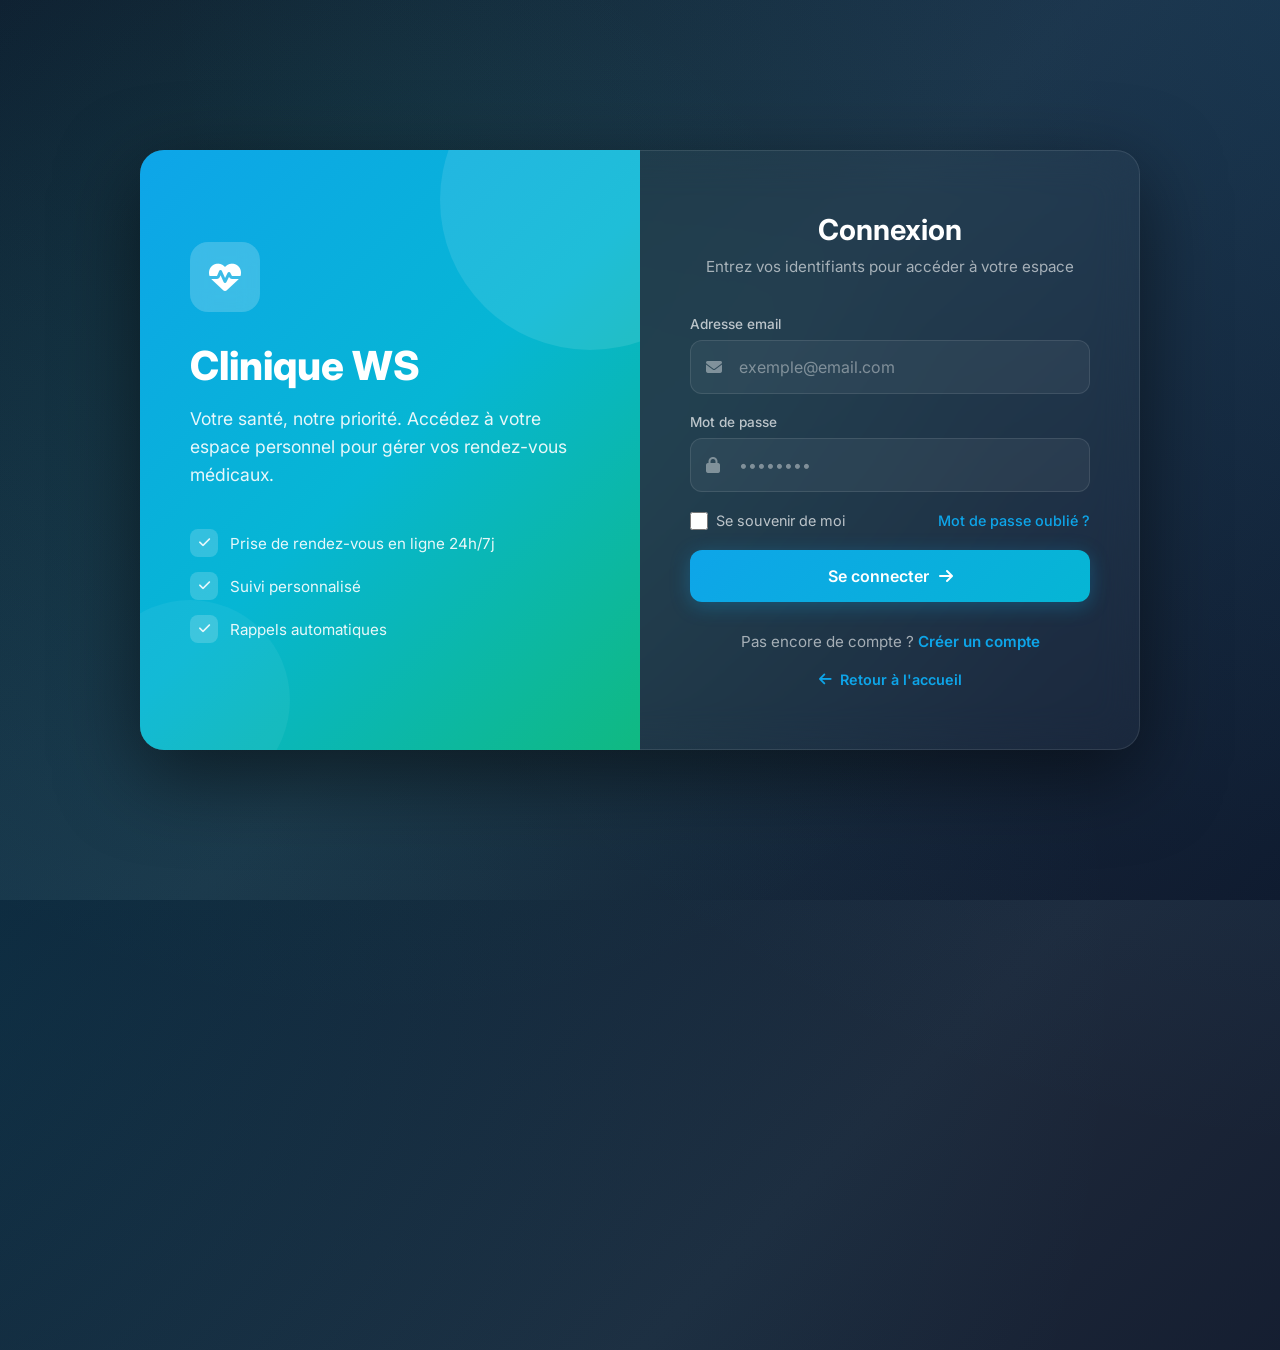
<file: views/pages/mes-rendez-vous.html>
<!DOCTYPE html>
<html lang="fr">

<head>
    <meta charset="UTF-8">
    <meta name="viewport" content="width=device-width, initial-scale=1.0">
    <title>Mes Rendez-vous - Clinique WS</title>
    <link rel="stylesheet" href="../assets/css/style.css">
    <link rel="stylesheet" href="../assets/css/dashboard.css?v=2026">
    <link rel="stylesheet" href="https://cdnjs.cloudflare.com/ajax/libs/font-awesome/6.4.0/css/all.min.css">

    <link href="https://fonts.googleapis.com/css2?family=Inter:wght@300;400;500;600;700&display=swap" rel="stylesheet">
    <style>
        * {
            font-family: 'Inter', sans-serif;
        }

        /* Styles pour la modal */

        /* Styles de modal déplacés dans dashboard.css */

        @keyframes modalSlide {
            from {
                transform: translateY(-20px);
                opacity: 0;
            }

            to {
                transform: translateY(0);
                opacity: 1;
            }
        }

        .modal-header {
            display: flex;
            justify-content: space-between;
            align-items: center;
            padding: 1.5rem;
            border-bottom: 1px solid #e5e7eb;
        }

        .modal-header h2 {
            margin: 0;
            font-size: 1.25rem;
            color: #1f2937;
        }

        .close-modal {
            font-size: 1.5rem;
            cursor: pointer;
            color: #9ca3af;
            transition: color 0.2s;
        }

        .close-modal:hover {
            color: #ef4444;
        }

        .modal-body {
            padding: 1.5rem;
        }

        .form-group {
            margin-bottom: 1rem;
        }

        .form-label {
            display: block;
            margin-bottom: 0.5rem;
            font-weight: 500;
            color: #374151;
        }

        .form-input,
        .form-select,
        .form-textarea {
            width: 100%;
            padding: 0.75rem;
            border: 1px solid #d1d5db;
            border-radius: 8px;
            font-size: 1rem;
            transition: border-color 0.2s;
        }

        .form-input:focus,
        .form-select:focus,
        .form-textarea:focus {
            outline: none;
            border-color: #0ea5e9;
            box-shadow: 0 0 0 3px rgba(14, 165, 233, 0.1);
        }

        .badge-warning {
            background: #fef3c7;
            color: #d97706;
        }

        .badge-success {
            background: #dcfce7;
            color: #16a34a;
        }

        .badge-error {
            background: #fee2e2;
            color: #dc2626;
        }

        .badge-secondary {
            background: #f3f4f6;
            color: #6b7280;
        }

        .badge {
            padding: 4px 10px;
            border-radius: 20px;
            font-size: 0.8rem;
            font-weight: 500;
        }

        .btn-danger {
            background: #ef4444;
            color: white;
            border: none;
            padding: 6px 12px;
            border-radius: 6px;
            cursor: pointer;
            font-size: 0.85rem;
        }

        .btn-danger:hover {
            background: #dc2626;
        }

        .btn-secondary {
            background: #6b7280;
            color: white;
        }
    </style>
</head>

<body class="dashboard-body">
    <div class="dashboard-layout">
        <!-- Sidebar -->
        <aside class="sidebar">
            <div class="sidebar-header">
                <div class="sidebar-logo"><i class="fas fa-heartbeat"></i></div>
                <h1>Clinique WS</h1>
            </div>
            <nav class="sidebar-menu" id="sidebarMenu">
                <!-- Menu généré par JS -->
            </nav>
            <div class="sidebar-footer">
                <a href="#" id="sidebarLogout" class="menu-item">
                    <i class="fas fa-sign-out-alt"></i>
                    <span>Déconnexion</span>
                </a>
            </div>
        </aside>

        <!-- Main Content -->
        <main class="main-content">
            <header class="top-nav">
                <div class="page-title">
                    <h2>Mes Rendez-vous</h2>
                </div>
                <div class="user-nav">
                    <div class="user-profile">
                        <div class="user-avatar" id="headerAvatar">P</div>
                        <div class="user-info">
                            <span class="user-name" id="headerUserName">Patient</span>
                            <span class="user-role" id="headerUserRole">patient</span>
                        </div>
                    </div>
                </div>
            </header>

            <div class="content-wrapper">
                <div id="alertMessage" class="hidden"></div>

                <div style="display: flex; justify-content: space-between; align-items: center; margin-bottom: 1.5rem;">
                    <div>
                        <p class="text-muted">Historique et rendez-vous à venir</p>
                    </div>
                    <button id="btnNewRdv" class="btn btn-primary">
                        <i class="fas fa-plus mr-sm"></i> Nouveau Rendez-vous
                    </button>
                </div>

                <div class="card-section">
                    <div class="section-content p-0">
                        <table class="data-table">
                            <thead>
                                <tr>
                                    <th>Date & Heure</th>
                                    <th>Patient</th>
                                    <th>Médecin</th>
                                    <th>Spécialité</th>
                                    <th>Motif</th>
                                    <th>Statut</th>
                                    <th>Actions</th>
                                </tr>
                            </thead>
                            <tbody id="rdvTableBody">
                                <tr>
                                    <td colspan="6" class="text-center py-xl">Chargement...</td>
                                </tr>
                            </tbody>
                        </table>
                    </div>
                </div>
            </div>
        </main>
    </div>

    <!-- Modal Nouveau RDV -->
    <div id="rdvModal" class="modal" style="display: none;">
        <div class="modal-content" style="max-height: 85vh; overflow-y: auto;">
            <div class="modal-header">
                <h2>Demander un Rendez-vous</h2>
                <span class="close-modal">&times;</span>
            </div>
            <div class="modal-body">
                <form id="rdvForm">
                    <input type="hidden" name="patient_id" id="rdvPatientId">

                    <div class="form-group">
                        <label class="form-label">Médecin *</label>
                        <select name="medecin_id" id="medecinSelect" class="form-select" required>
                            <option value="">Chargement des médecins...</option>
                        </select>
                    </div>

                    <div class="form-group">
                        <label class="form-label">Date et Heure souhaitée *</label>
                        <input type="datetime-local" name="date_rendez_vous" id="dateRendezVous" class="form-input"
                            required>
                    </div>

                    <div class="form-group">
                        <label class="form-label">Type de consultation *</label>
                        <select name="type_consultation" class="form-select" required>
                            <option value="medecine_generale">Médecine Générale</option>
                            <option value="pediatrie">Pédiatrie</option>
                            <option value="gynecologie">Gynécologie</option>
                            <option value="cardiologie">Cardiologie</option>
                            <option value="dermatologie">Dermatologie</option>
                            <option value="orl">ORL</option>
                            <option value="ophtalmologie">Ophtalmologie</option>
                            <option value="radiologie">Radiologie</option>
                            <option value="laboratoire">Laboratoire</option>
                            <option value="orthopedie">Orthopédie</option>
                            <option value="nutrition">Nutrition</option>
                        </select>
                    </div>

                    <div class="form-group">
                        <label class="form-label">Prix estimé (DH)</label>
                        <input type="number" name="prix" class="form-input" value="300" min="0" readonly
                            style="background: #f1f5f9; cursor: not-allowed;">
                        <small style="color: #94a3b8; font-size: 0.75rem;">Le prix final sera confirmé par la
                            clinique</small>
                    </div>

                    <div class="form-group">
                        <label class="form-label">Motif de consultation *</label>
                        <textarea name="motif" class="form-textarea" rows="3"
                            placeholder="Ex: Douleurs à l'estomac, contrôle annuel..." required></textarea>
                    </div>

                    <div style="display: flex; justify-content: flex-end; gap: 0.5rem; margin-top: 1.5rem;">
                        <button type="button" class="btn btn-secondary close-modal-btn">Annuler</button>
                        <button type="submit" class="btn btn-primary">Envoyer la demande</button>
                    </div>
                </form>
            </div>
        </div>
    </div>

    <script src="../assets/js/services/ApiService.js?v=2"></script>
    <script src="../assets/js/controllers/MesRendezVousController.js?v=2"></script>
    <script>
        document.addEventListener('DOMContentLoaded', () => {
            new MesRendezVousController();
        });
    </script>
</body>

</html>
</file>
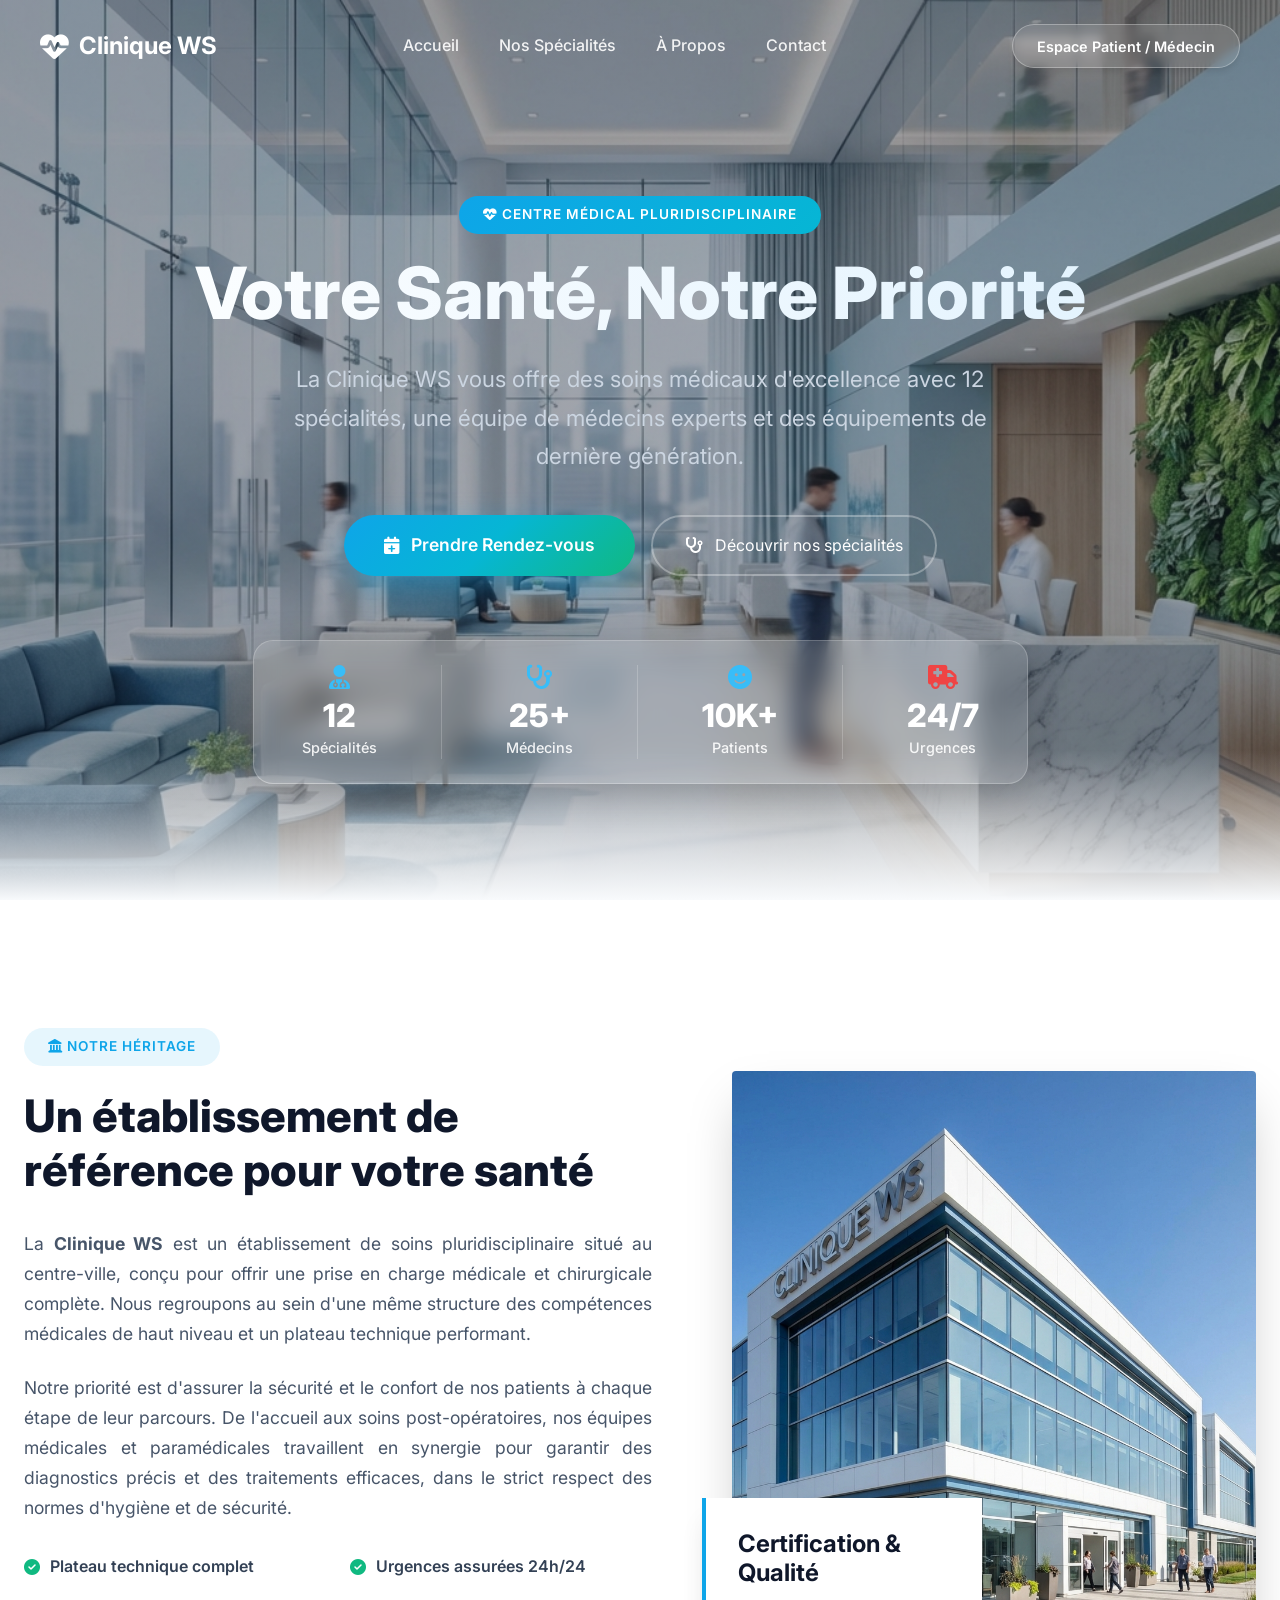
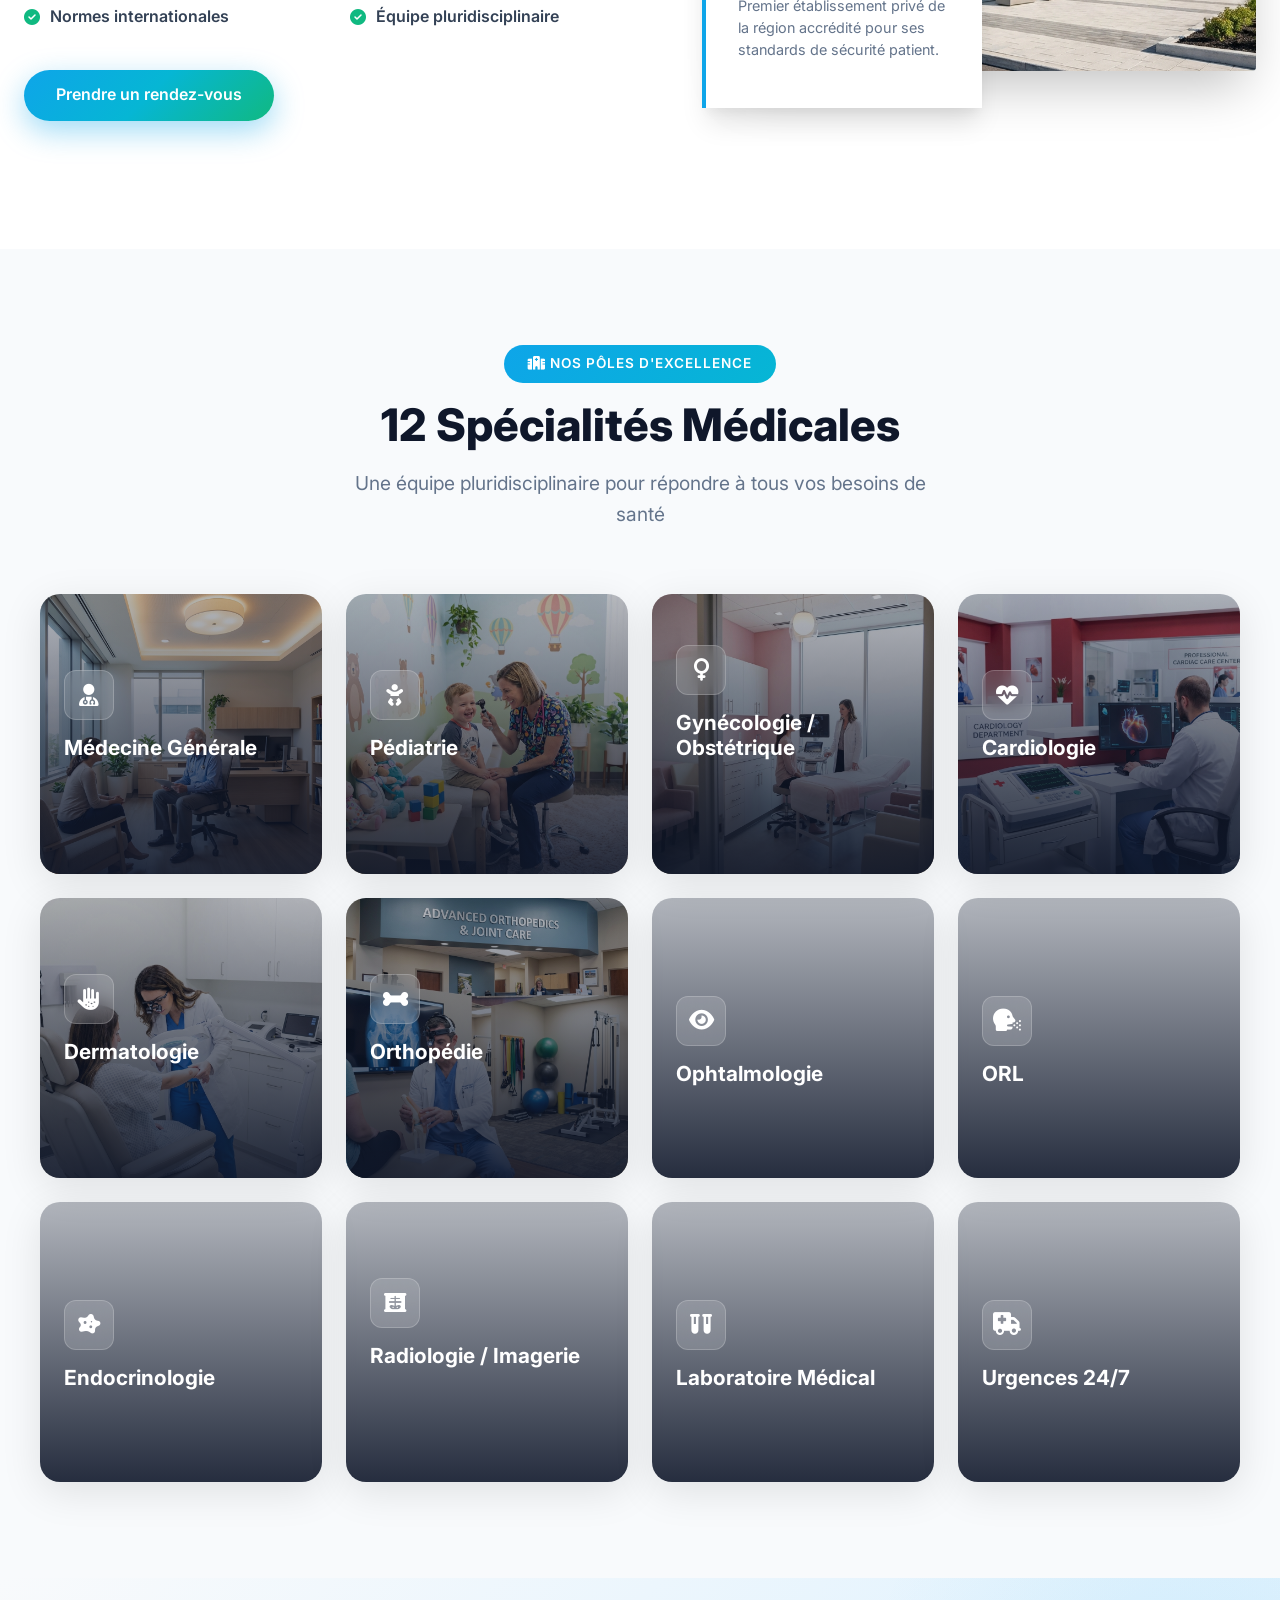
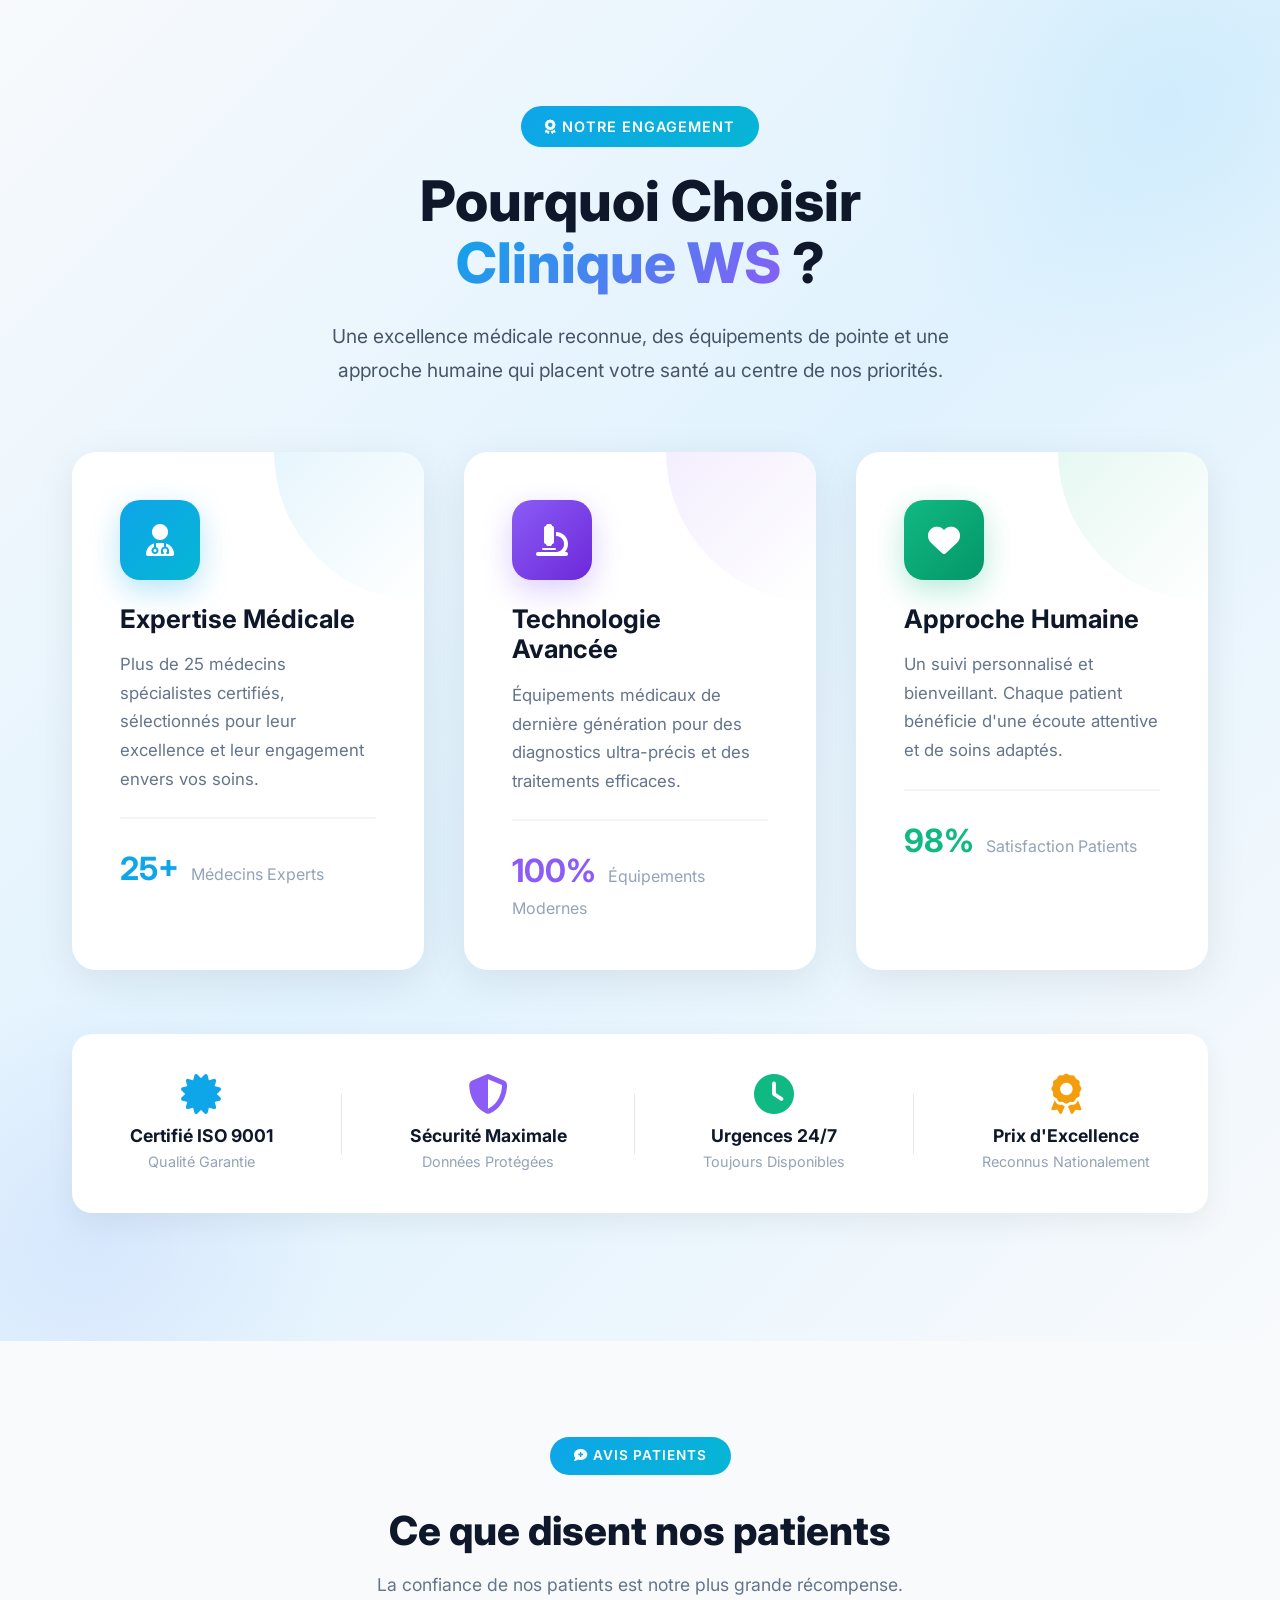
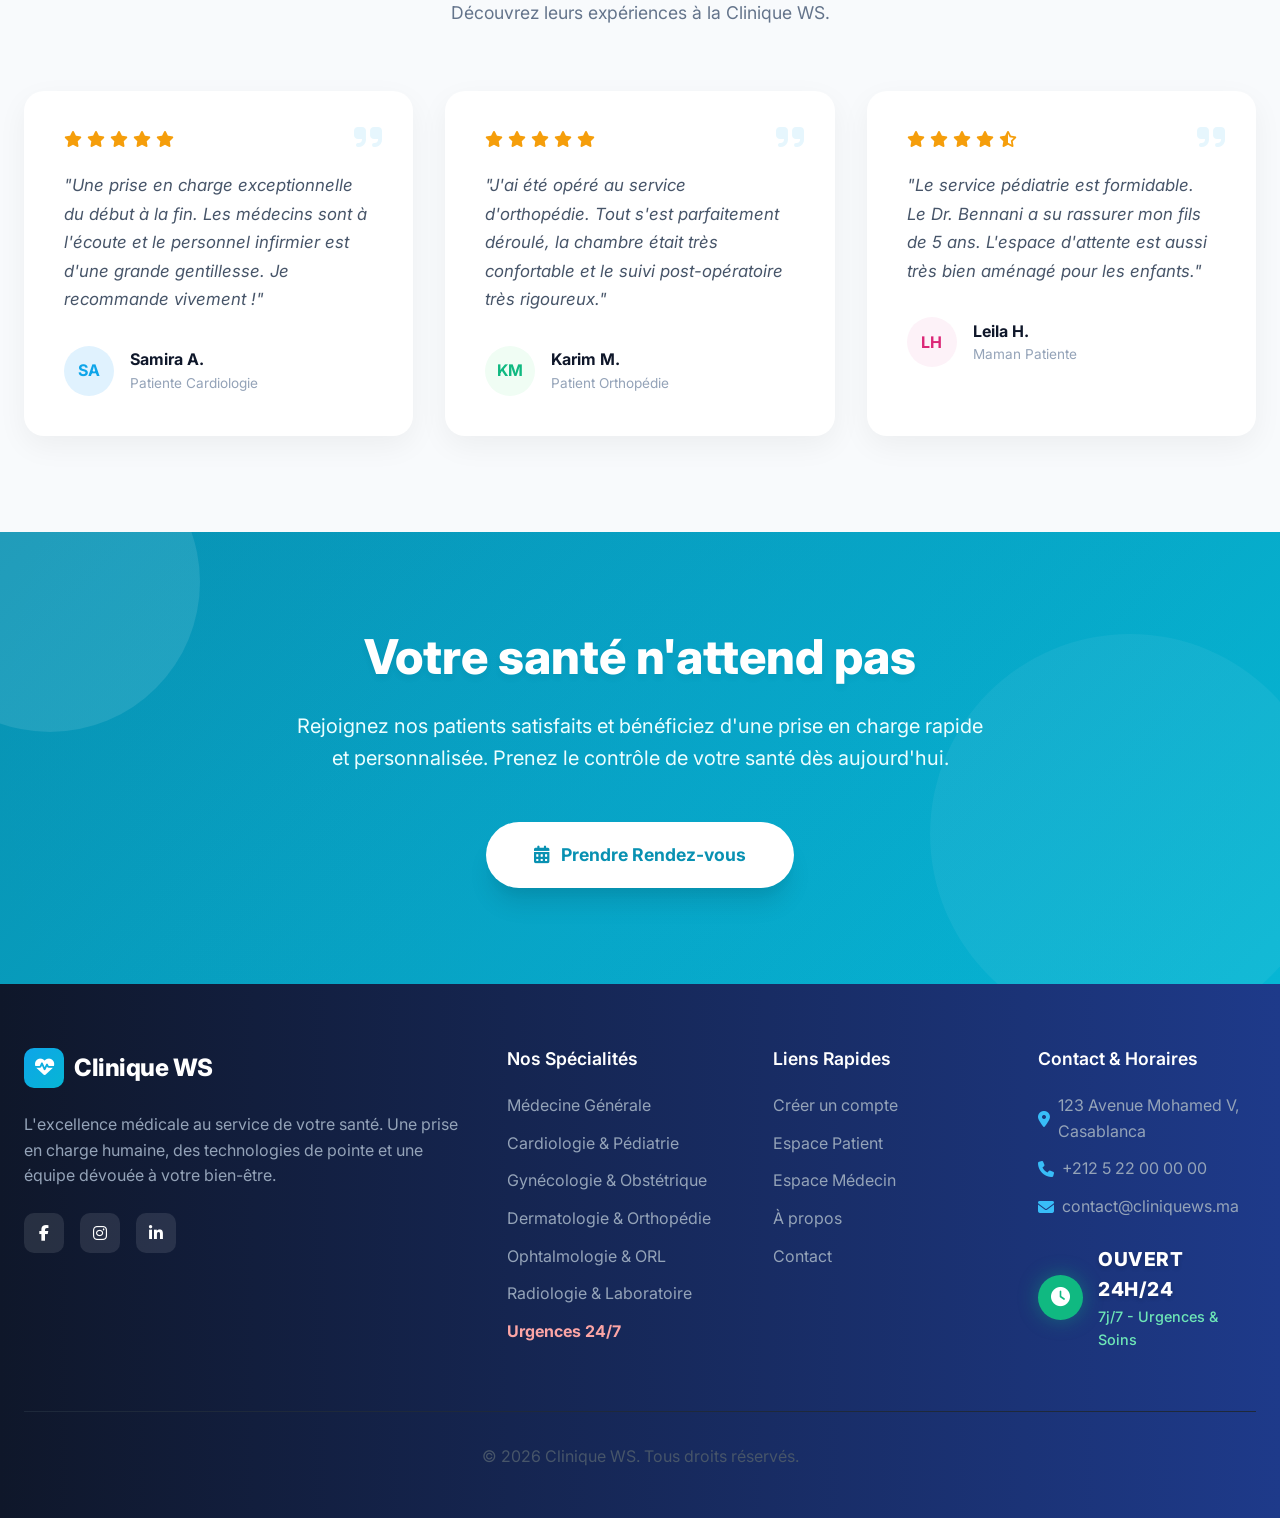
<file: views/pages/patients.html>
<!DOCTYPE html>
<html lang="fr">

<head>
    <meta charset="UTF-8">
    <meta name="viewport" content="width=device-width, initial-scale=1.0">
    <title>Gestion des Patients - Clinique WS</title>

    <!-- Styles -->
    <link rel="stylesheet" href="../assets/css/style.css">
    <link rel="stylesheet" href="../assets/css/dashboard.css?v=2026">
    <link rel="stylesheet" href="https://cdnjs.cloudflare.com/ajax/libs/font-awesome/6.4.0/css/all.min.css">

    <link href="https://fonts.googleapis.com/css2?family=Inter:wght@300;400;500;600;700&display=swap" rel="stylesheet">
    <style>
        * {
            font-family: 'Inter', sans-serif;
        }

        /* Styles spécifiques pour la modale */

        /* Styles spécifiques pour la modale - Supprimés pour dashboard.css */

        @keyframes slideUp {
            from {
                transform: translateY(50px);
                opacity: 0;
            }

            to {
                transform: translateY(0);
                opacity: 1;
            }
        }

        .search-bar {
            display: flex;
            gap: 10px;
            background: white;
            padding: 10px;
            border-radius: var(--radius-md);
            border: 1px solid var(--border-light);
            margin-bottom: var(--spacing-xl);
        }

        .search-bar input {
            border: none;
            outline: none;
            flex: 1;
            font-size: 1rem;
        }
    </style>
</head>

<body class="dashboard-body">
    <div class="dashboard-layout">
        <aside class="sidebar">
            <div class="sidebar-header">
                <div class="sidebar-logo"><i class="fas fa-heartbeat"></i></div>
                <h1>Clinique WS</h1>
            </div>
            <nav class="sidebar-menu" id="sidebarMenu">
                <!-- Menu généré par JS -->
            </nav>
            <div class="sidebar-footer">
                <a href="#" id="btnLogout" class="menu-item"><i class="fas fa-sign-out-alt"></i>
                    <span>Déconnexion</span></a>
            </div>
        </aside>

        <main class="main-content">
            <header class="top-nav">
                <div class="page-title">
                    <h2>Gestion des Patients</h2>
                </div>
                <div class="user-nav">
                    <div class="user-profile">
                        <div class="user-avatar" id="headerAvatar">U</div>
                        <div class="user-info">
                            <span class="user-name" id="headerUserName">...</span>
                            <span class="user-role" id="headerUserRole">...</span>
                        </div>
                    </div>
                </div>
            </header>

            <div class="content-wrapper">
                <div id="alertMessage" class="hidden"></div>

                <!-- Actions Bar -->
                <div style="display: flex; justify-content: space-between; align-items: center; margin-bottom: 20px;">
                    <button class="btn btn-primary" id="btnAddPatient">
                        <i class="fas fa-plus mr-sm"></i> Nouveau Patient
                    </button>

                    <div class="search-bar" style="width: 300px; margin-bottom: 0;">
                        <i class="fas fa-search text-muted"></i>
                        <input type="text" id="searchInput" placeholder="Rechercher un patient...">
                    </div>
                </div>

                <!-- Tableau des Patients -->
                <div class="card-section">
                    <div class="section-content p-0">
                        <table class="data-table">
                            <thead>
                                <tr>
                                    <th>Patient</th>
                                    <th>Email</th>
                                    <th>Téléphone</th>
                                    <th>Groupe Sanguin</th>
                                    <th>Actions</th>
                                </tr>
                            </thead>
                            <tbody id="patientsTableBody">
                                <!-- Rempli par JS -->
                                <tr>
                                    <td colspan="5" class="text-center py-xl">Chargement...</td>
                                </tr>
                            </tbody>
                        </table>
                    </div>
                </div>
            </div>
        </main>
    </div>

    <!-- Modal Ajout/Modification -->
    <div class="modal" id="patientModal" style="display: none;">
        <div class="modal-content" style="max-height: 85vh; overflow-y: auto;">
            <div class="section-header mb-xl">
                <h3 id="modalTitle">Nouveau Patient</h3>
                <button class="btn-icon" id="btnCloseModal"><i class="fas fa-times"></i></button>
            </div>

            <form id="patientForm">
                <input type="hidden" name="id" id="patientId">

                <div class="grid grid-2 gap-md mb-md">
                    <div class="form-group">
                        <label class="form-label">Nom</label>
                        <input type="text" name="nom" class="form-input" required>
                    </div>
                    <div class="form-group">
                        <label class="form-label">Prénom</label>
                        <input type="text" name="prenom" class="form-input" required>
                    </div>
                </div>

                <div class="form-group mb-md">
                    <label class="form-label">Email (Connexion)</label>
                    <input type="email" name="email" class="form-input" required>
                </div>

                <div class="form-group mb-md">
                    <label class="form-label">Mot de passe (par défaut)</label>
                    <input type="password" name="password" class="form-input">
                </div>

                <div class="grid grid-2 gap-md mb-md">
                    <div class="form-group">
                        <label class="form-label">Date de Naissance</label>
                        <input type="date" name="date_naissance" class="form-input">
                    </div>
                    <div class="form-group">
                        <label class="form-label">Téléphone</label>
                        <input type="tel" name="telephone" class="form-input">
                    </div>
                </div>

                <div class="form-group mb-md">
                    <label class="form-label">Adresse</label>
                    <input type="text" name="adresse" class="form-input">
                </div>

                <div class="form-group mb-xl">
                    <label class="form-label">Groupe Sanguin</label>
                    <select name="groupe_sanguin" class="form-input">
                        <option value="">Sélectionner...</option>
                        <option value="A+">A+</option>
                        <option value="A-">A-</option>
                        <option value="B+">B+</option>
                        <option value="B-">B-</option>
                        <option value="AB+">AB+</option>
                        <option value="AB-">AB-</option>
                        <option value="O+">O+</option>
                        <option value="O-">O-</option>
                    </select>
                </div>

                <div class="text-right">
                    <button type="button" class="btn btn-white-outline mr-sm" id="btnCancel">Annuler</button>
                    <button type="submit" class="btn btn-primary">Enregistrer</button>
                </div>
            </form>
        </div>
    </div>

    <!-- Scripts -->
    <script src="../assets/js/services/ApiService.js?v=2"></script>
    <script src="../assets/js/controllers/PatientsController.js?v=2"></script>
    <script>
        const controller = new PatientsController();
        controller.init();
    </script>
</body>

</html>
</file>
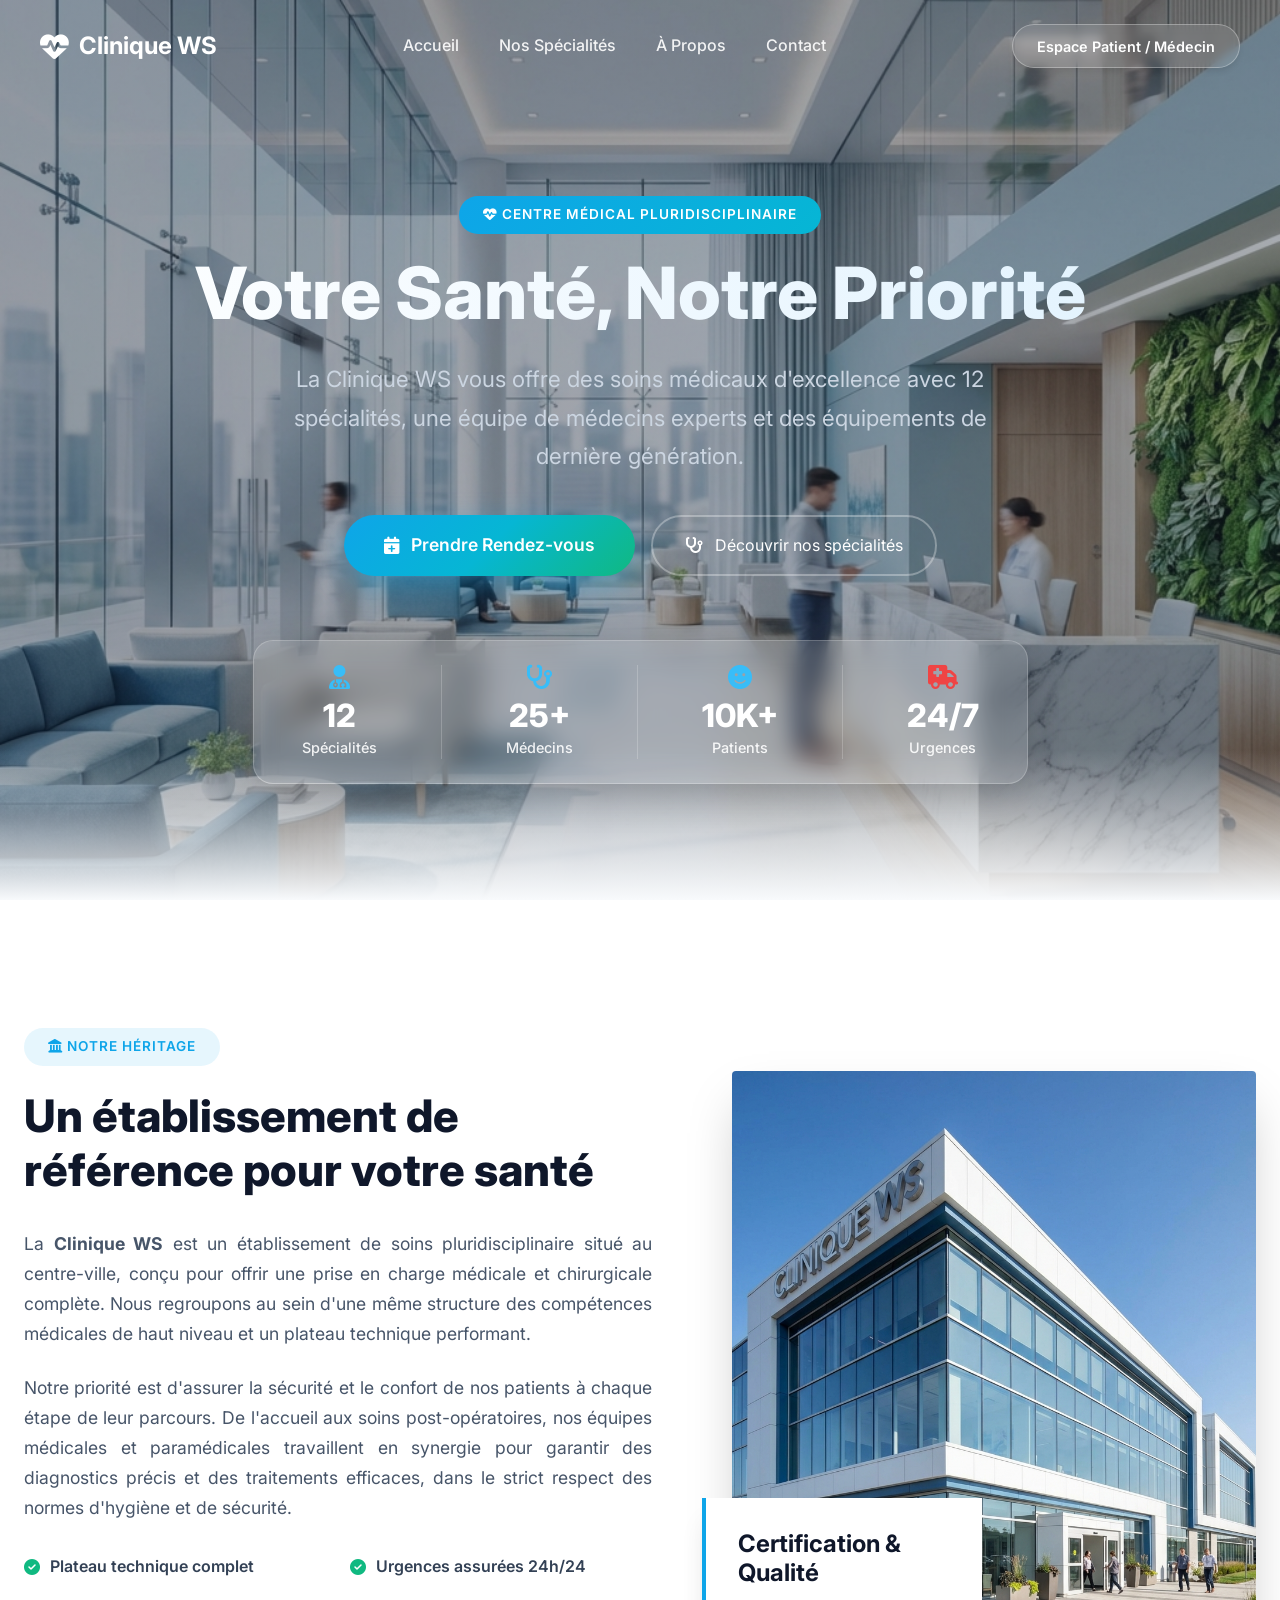
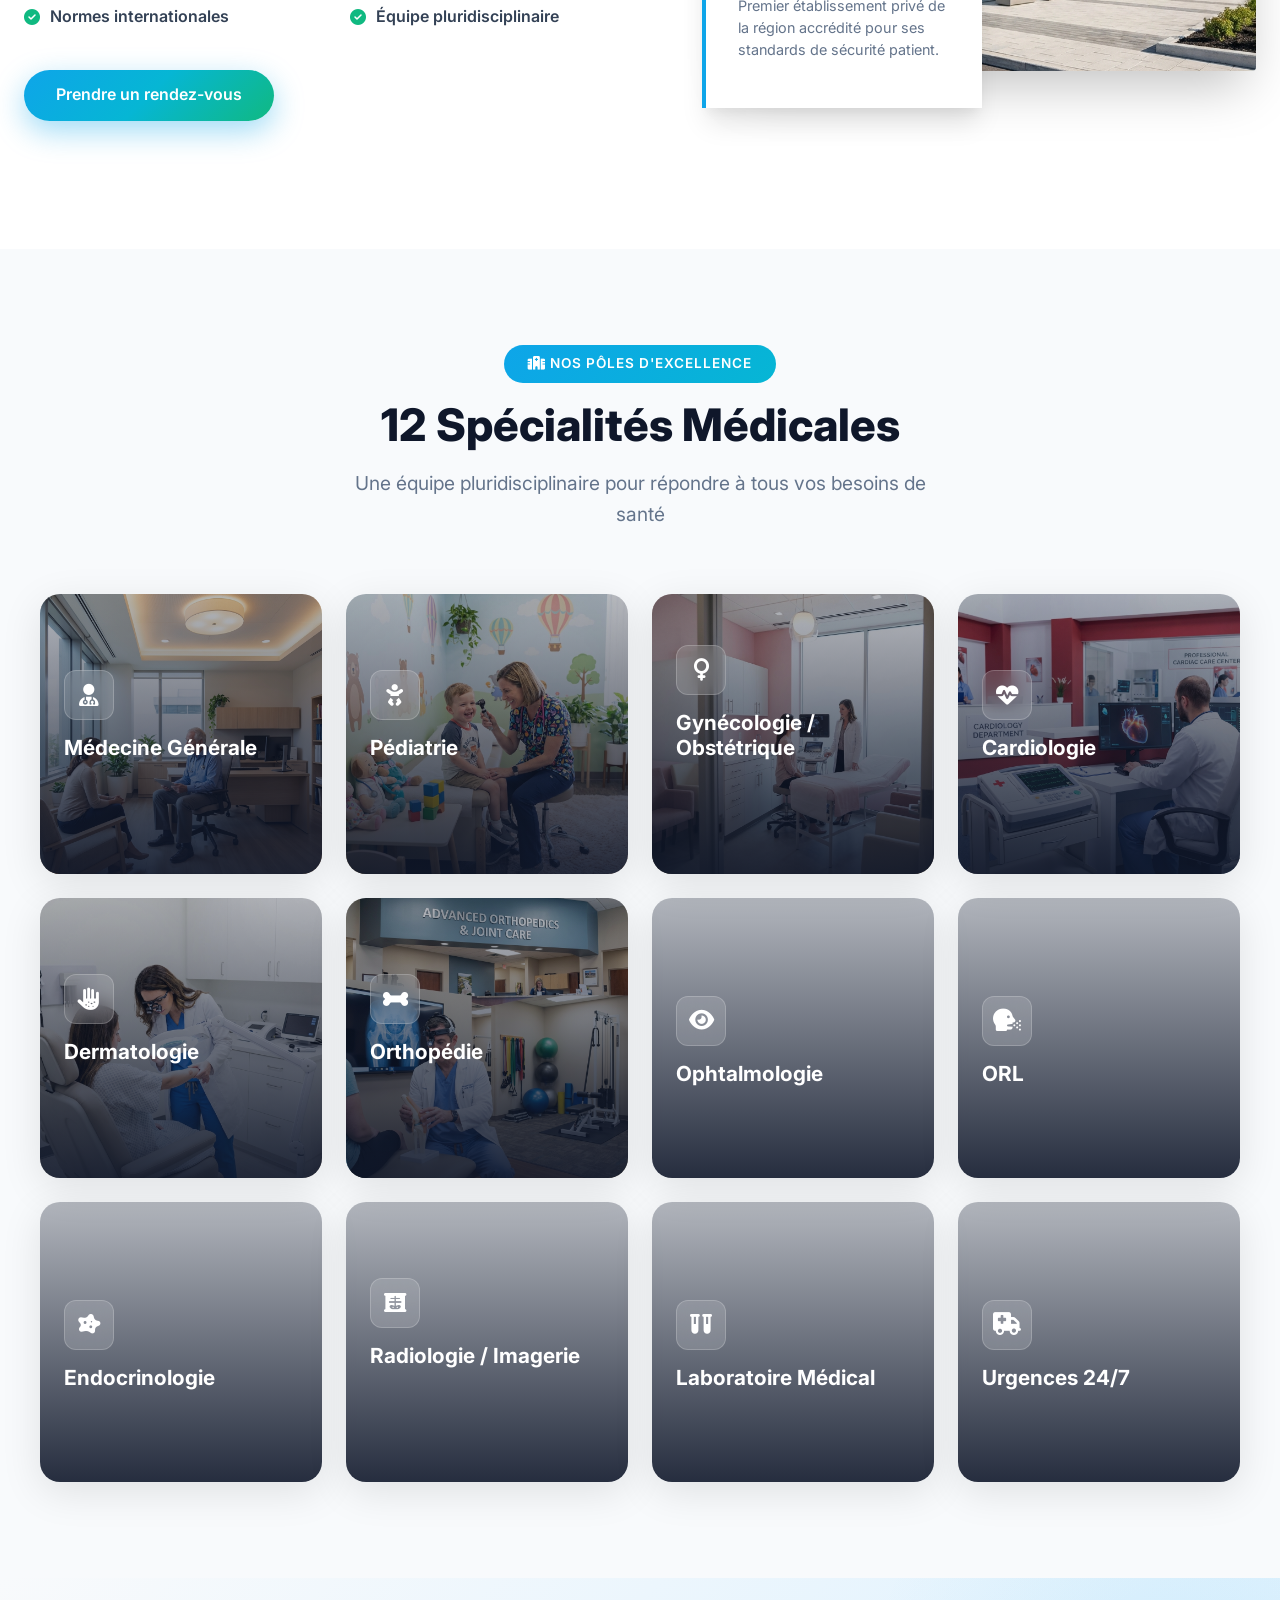
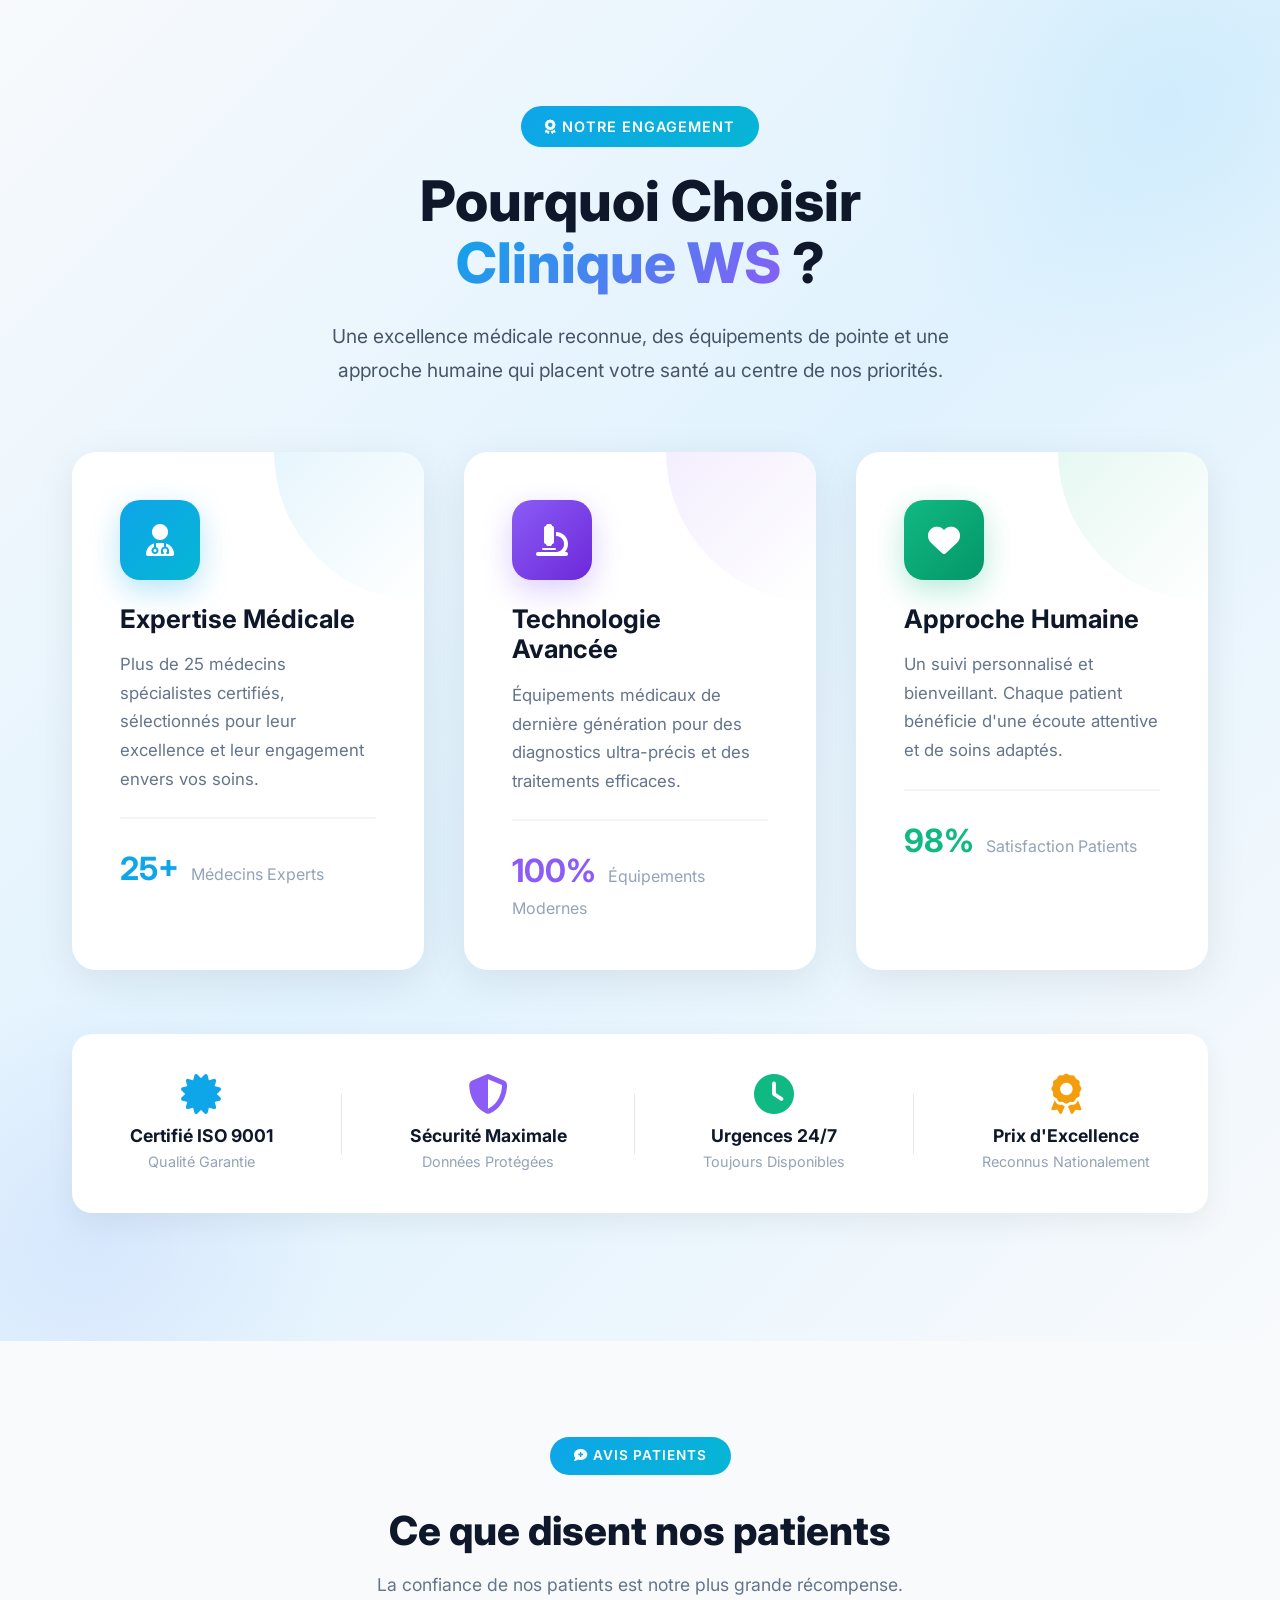
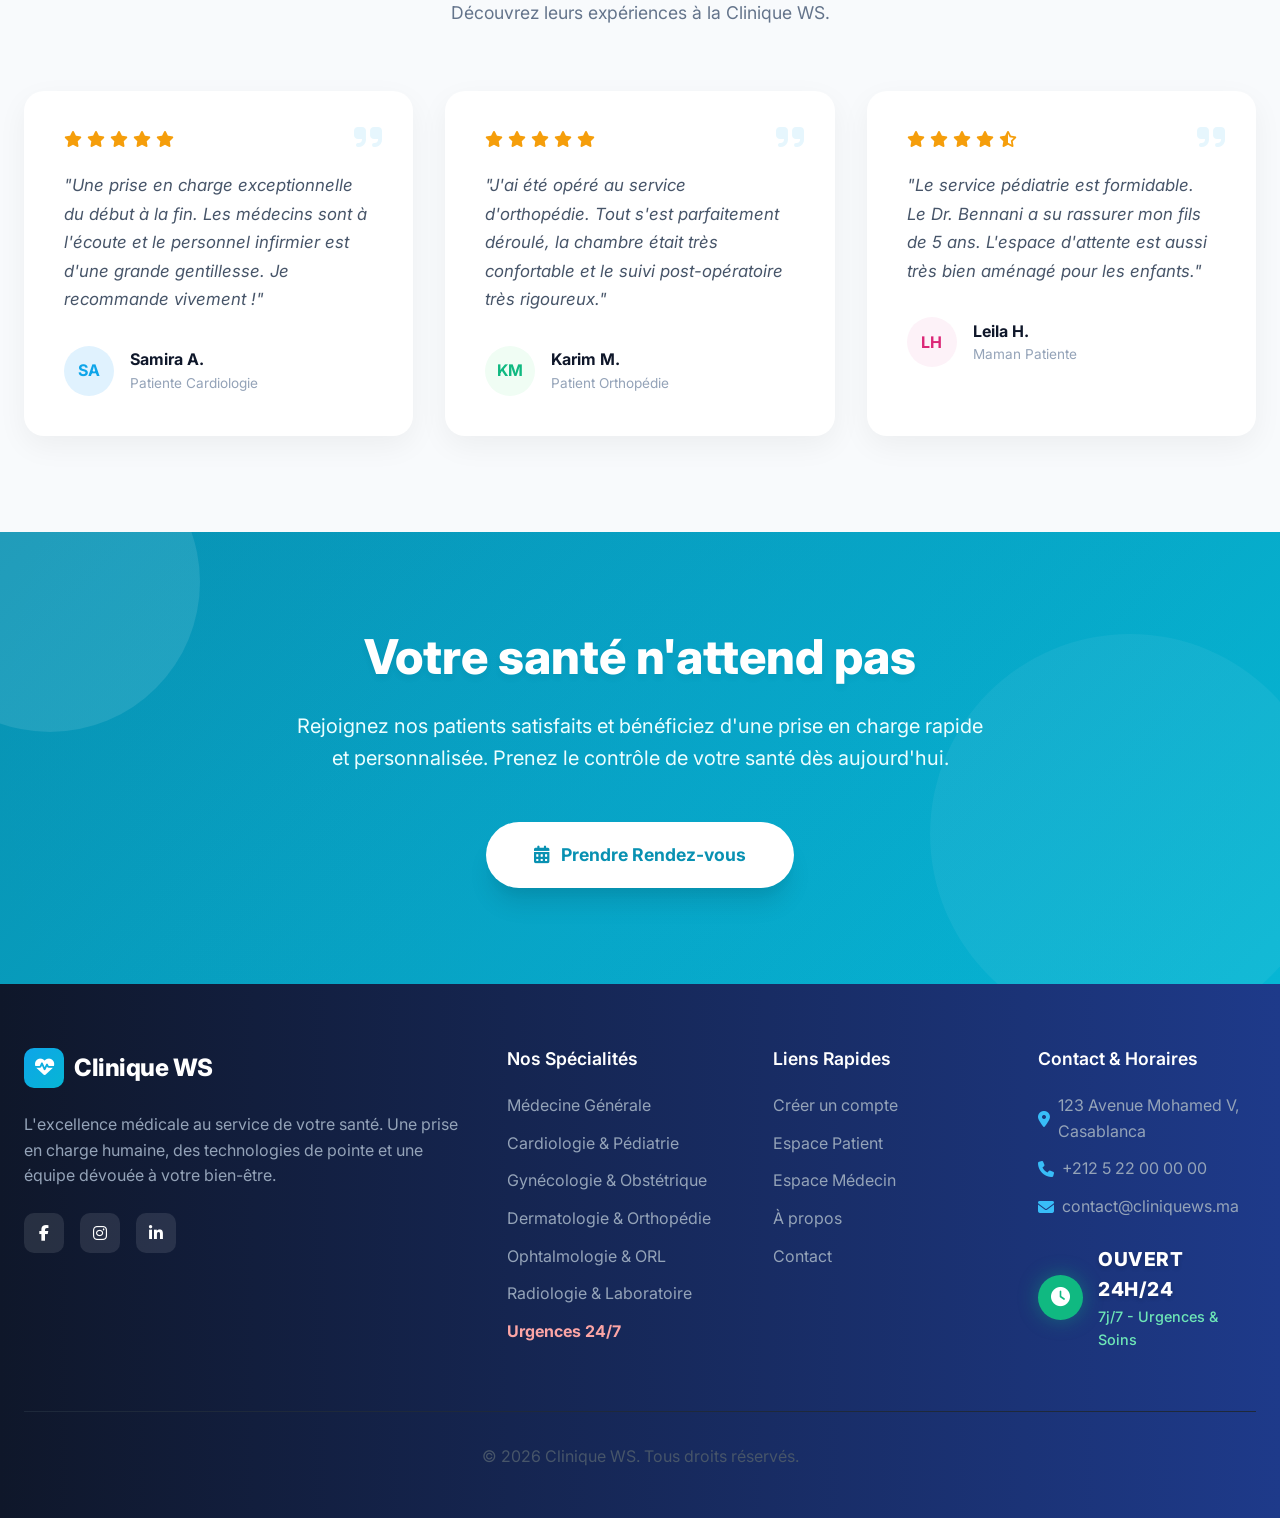
<file: views/pages/profile.html>
<!DOCTYPE html>
<html lang="fr">

<head>
    <meta charset="UTF-8">
    <meta name="viewport" content="width=device-width, initial-scale=1.0">
    <title>Mon Profil - Clinique WS</title>

    <!-- Styles -->
    <link rel="stylesheet" href="../assets/css/style.css">
    <link rel="stylesheet" href="../assets/css/dashboard.css?v=2026">
    <link rel="stylesheet" href="https://cdnjs.cloudflare.com/ajax/libs/font-awesome/6.4.0/css/all.min.css">
    <link href="https://fonts.googleapis.com/css2?family=Inter:wght@300;400;500;600;700&display=swap" rel="stylesheet">

    <style>
        * {
            font-family: 'Inter', sans-serif;
        }

        /* ============ PROFILE PAGE STYLES ============ */
        .profile-page {
            max-width: 800px;
            margin: 0 auto;
        }

        /* Profile Header Card */
        .profile-header {
            background: linear-gradient(135deg, #0ea5e9 0%, #06b6d4 100%);
            border-radius: 20px;
            padding: 40px;
            text-align: center;
            color: white;
            margin-bottom: 24px;
            position: relative;
            overflow: hidden;
        }

        .profile-header::before {
            content: '';
            position: absolute;
            top: -50%;
            right: -50%;
            width: 100%;
            height: 200%;
            background: radial-gradient(circle, rgba(255, 255, 255, 0.1) 0%, transparent 70%);
        }

        .profile-avatar {
            width: 120px;
            height: 120px;
            border-radius: 50%;
            background: rgba(255, 255, 255, 0.2);
            backdrop-filter: blur(10px);
            display: flex;
            align-items: center;
            justify-content: center;
            margin: 0 auto 20px;
            font-size: 3rem;
            font-weight: 600;
            border: 4px solid rgba(255, 255, 255, 0.5);
            position: relative;
        }

        .profile-avatar img {
            width: 100%;
            height: 100%;
            border-radius: 50%;
            object-fit: cover;
        }

        .avatar-upload-btn {
            position: absolute;
            bottom: 0;
            right: 0;
            width: 36px;
            height: 36px;
            background: white;
            color: #0ea5e9;
            border-radius: 50%;
            display: flex;
            align-items: center;
            justify-content: center;
            cursor: pointer;
            box-shadow: 0 2px 8px rgba(0, 0, 0, 0.2);
            transition: transform 0.2s;
        }

        .avatar-upload-btn:hover {
            transform: scale(1.1);
        }

        .profile-name {
            font-size: 1.8rem;
            font-weight: 700;
            margin-bottom: 8px;
        }

        .profile-role {
            display: inline-block;
            background: rgba(255, 255, 255, 0.2);
            padding: 6px 16px;
            border-radius: 20px;
            font-size: 0.9rem;
            text-transform: uppercase;
            letter-spacing: 1px;
        }

        .profile-meta {
            display: flex;
            justify-content: center;
            gap: 30px;
            margin-top: 24px;
            flex-wrap: wrap;
        }

        .profile-meta-item {
            display: flex;
            align-items: center;
            gap: 8px;
            font-size: 0.95rem;
            opacity: 0.9;
        }

        .profile-meta-item i {
            opacity: 0.8;
        }

        /* Form Cards */
        .profile-card {
            background: white;
            border-radius: 16px;
            box-shadow: 0 4px 20px rgba(0, 0, 0, 0.06);
            margin-bottom: 24px;
            overflow: hidden;
        }

        .profile-card-header {
            background: #f8fafc;
            padding: 20px 24px;
            border-bottom: 1px solid #e2e8f0;
            display: flex;
            align-items: center;
            gap: 12px;
        }

        .profile-card-header i {
            color: #0ea5e9;
            font-size: 1.2rem;
        }

        .profile-card-header h3 {
            font-size: 1.1rem;
            font-weight: 600;
            color: #1e293b;
            margin: 0;
        }

        .profile-card-body {
            padding: 24px;
        }

        /* Form Grid */
        .form-grid {
            display: grid;
            grid-template-columns: repeat(2, 1fr);
            gap: 20px;
        }

        .form-grid .full-width {
            grid-column: 1 / -1;
        }

        .form-group {
            margin-bottom: 0;
        }

        .form-group label {
            display: block;
            font-size: 0.85rem;
            font-weight: 500;
            color: #475569;
            margin-bottom: 8px;
        }

        .form-group input,
        .form-group select,
        .form-group textarea {
            width: 100%;
            padding: 12px 16px;
            border: 2px solid #e2e8f0;
            border-radius: 10px;
            font-size: 0.95rem;
            transition: all 0.2s;
            background: #f8fafc;
        }

        .form-group input:focus,
        .form-group select:focus,
        .form-group textarea:focus {
            border-color: #0ea5e9;
            background: white;
            outline: none;
            box-shadow: 0 0 0 3px rgba(14, 165, 233, 0.1);
        }

        .form-group input:disabled {
            background: #f1f5f9;
            color: #94a3b8;
            cursor: not-allowed;
        }

        .form-group textarea {
            resize: vertical;
            min-height: 80px;
        }

        /* Buttons */
        .btn-save {
            background: linear-gradient(135deg, #0ea5e9 0%, #06b6d4 100%);
            color: white;
            border: none;
            padding: 14px 28px;
            border-radius: 10px;
            font-size: 1rem;
            font-weight: 600;
            cursor: pointer;
            display: inline-flex;
            align-items: center;
            gap: 10px;
            transition: all 0.3s;
        }

        .btn-save:hover {
            transform: translateY(-2px);
            box-shadow: 0 8px 20px rgba(14, 165, 233, 0.3);
        }

        .btn-password {
            background: #f1f5f9;
            color: #475569;
            border: 2px solid #e2e8f0;
            padding: 12px 24px;
            border-radius: 10px;
            font-size: 0.95rem;
            font-weight: 500;
            cursor: pointer;
            display: inline-flex;
            align-items: center;
            gap: 8px;
            transition: all 0.2s;
        }

        .btn-password:hover {
            background: #e2e8f0;
            border-color: #cbd5e1;
        }

        /* Actions Footer */
        .form-actions {
            display: flex;
            justify-content: flex-end;
            gap: 12px;
            padding-top: 20px;
            border-top: 1px solid #e2e8f0;
            margin-top: 24px;
        }

        /* Alert Messages */
        .alert {
            padding: 16px 20px;
            border-radius: 10px;
            margin-bottom: 20px;
            display: flex;
            align-items: center;
            gap: 12px;
        }

        .alert-success {
            background: #dcfce7;
            color: #166534;
            border: 1px solid #bbf7d0;
        }

        .alert-error {
            background: #fee2e2;
            color: #991b1b;
            border: 1px solid #fecaca;
        }

        .hidden {
            display: none !important;
        }

        /* Responsive */
        @media (max-width: 640px) {
            .form-grid {
                grid-template-columns: 1fr;
            }

            .profile-header {
                padding: 30px 20px;
            }

            .profile-meta {
                flex-direction: column;
                gap: 12px;
            }
        }
    </style>
</head>

<body class="dashboard-body">
    <div class="dashboard-layout">
        <!-- Sidebar -->
        <aside class="sidebar">
            <div class="sidebar-header">
                <div class="sidebar-logo"><i class="fas fa-heartbeat"></i></div>
                <h1>Clinique WS</h1>
            </div>
            <nav class="sidebar-menu" id="sidebarMenu">
                <!-- Menu généré par JS -->
            </nav>
            <div class="sidebar-footer">
                <a href="#" id="btnLogout" class="menu-item">
                    <i class="fas fa-sign-out-alt"></i>
                    <span>Déconnexion</span>
                </a>
            </div>
        </aside>

        <!-- Main Content -->
        <main class="main-content">
            <header class="top-nav">
                <div class="page-title">
                    <h2>Mon Profil</h2>
                </div>
                <div class="user-nav">
                    <div class="user-profile">
                        <div class="user-avatar" id="headerAvatar">U</div>
                        <div class="user-info">
                            <span class="user-name" id="headerUserName">Chargement...</span>
                            <span class="user-role" id="headerUserRole">...</span>
                        </div>
                    </div>
                </div>
            </header>

            <div class="content-wrapper">
                <div id="alertMessage" class="alert hidden"></div>

                <div class="profile-page">
                    <!-- Profile Header -->
                    <div class="profile-header">
                        <div class="profile-avatar" id="profileAvatar">
                            <span id="avatarInitial">?</span>
                            <label for="photoUpload" class="avatar-upload-btn" title="Changer la photo">
                                <i class="fas fa-camera"></i>
                            </label>
                            <input type="file" id="photoUpload" hidden accept="image/*">
                        </div>
                        <h1 class="profile-name" id="fullName">Chargement...</h1>
                        <span class="profile-role" id="roleBadge">...</span>

                        <div class="profile-meta">
                            <div class="profile-meta-item">
                                <i class="fas fa-envelope"></i>
                                <span id="displayEmail">...</span>
                            </div>
                            <div class="profile-meta-item">
                                <i class="fas fa-calendar-alt"></i>
                                <span>Membre depuis <strong id="memberSince">...</strong></span>
                            </div>
                        </div>
                    </div>

                    <!-- Personal Information Card -->
                    <div class="profile-card">
                        <div class="profile-card-header">
                            <i class="fas fa-user-edit"></i>
                            <h3>Informations Personnelles</h3>
                        </div>
                        <div class="profile-card-body">
                            <form id="profileForm">
                                <div class="form-grid">
                                    <div class="form-group">
                                        <label for="nom">Nom</label>
                                        <input type="text" id="nom" name="nom" placeholder="Votre nom" required>
                                    </div>
                                    <div class="form-group">
                                        <label for="prenom">Prénom</label>
                                        <input type="text" id="prenom" name="prenom" placeholder="Votre prénom"
                                            required>
                                    </div>
                                    <div class="form-group">
                                        <label for="email">Email</label>
                                        <input type="email" id="email" name="email" disabled>
                                    </div>
                                    <div class="form-group">
                                        <label for="telephone">Téléphone</label>
                                        <input type="tel" id="telephone" name="telephone" placeholder="0600000000">
                                    </div>

                                    <!-- Dynamic fields injected by JS -->
                                    <div id="specificFields" class="form-grid full-width"></div>
                                </div>

                                <div class="form-actions">
                                    <button type="submit" class="btn-save" id="btnSave">
                                        <i class="fas fa-check"></i>
                                        Enregistrer les modifications
                                    </button>
                                </div>
                            </form>
                        </div>
                    </div>

                    <!-- Password Change Card -->
                    <div class="profile-card">
                        <div class="profile-card-header">
                            <i class="fas fa-lock"></i>
                            <h3>Sécurité du Compte</h3>
                        </div>
                        <div class="profile-card-body">
                            <form id="passwordForm">
                                <div class="form-grid">
                                    <div class="form-group">
                                        <label for="newPassword">Nouveau mot de passe</label>
                                        <input type="password" id="newPassword" name="newPassword"
                                            placeholder="••••••••" minlength="6">
                                    </div>
                                    <div class="form-group">
                                        <label for="confirmPassword">Confirmer le mot de passe</label>
                                        <input type="password" id="confirmPassword" name="confirmPassword"
                                            placeholder="••••••••">
                                    </div>
                                </div>

                                <div class="form-actions">
                                    <button type="submit" class="btn-password">
                                        <i class="fas fa-key"></i>
                                        Mettre à jour le mot de passe
                                    </button>
                                </div>
                            </form>
                        </div>
                    </div>
                </div>
            </div>
        </main>
    </div>

    <!-- Scripts -->
    <script src="../assets/js/services/ApiService.js?v=3"></script>
    <script src="../assets/js/controllers/ProfileController.js?v=3"></script>
    <script>
        document.addEventListener('DOMContentLoaded', () => {
            const profile = new ProfileController();
            profile.init();
        });
    </script>
</body>

</html>
</file>
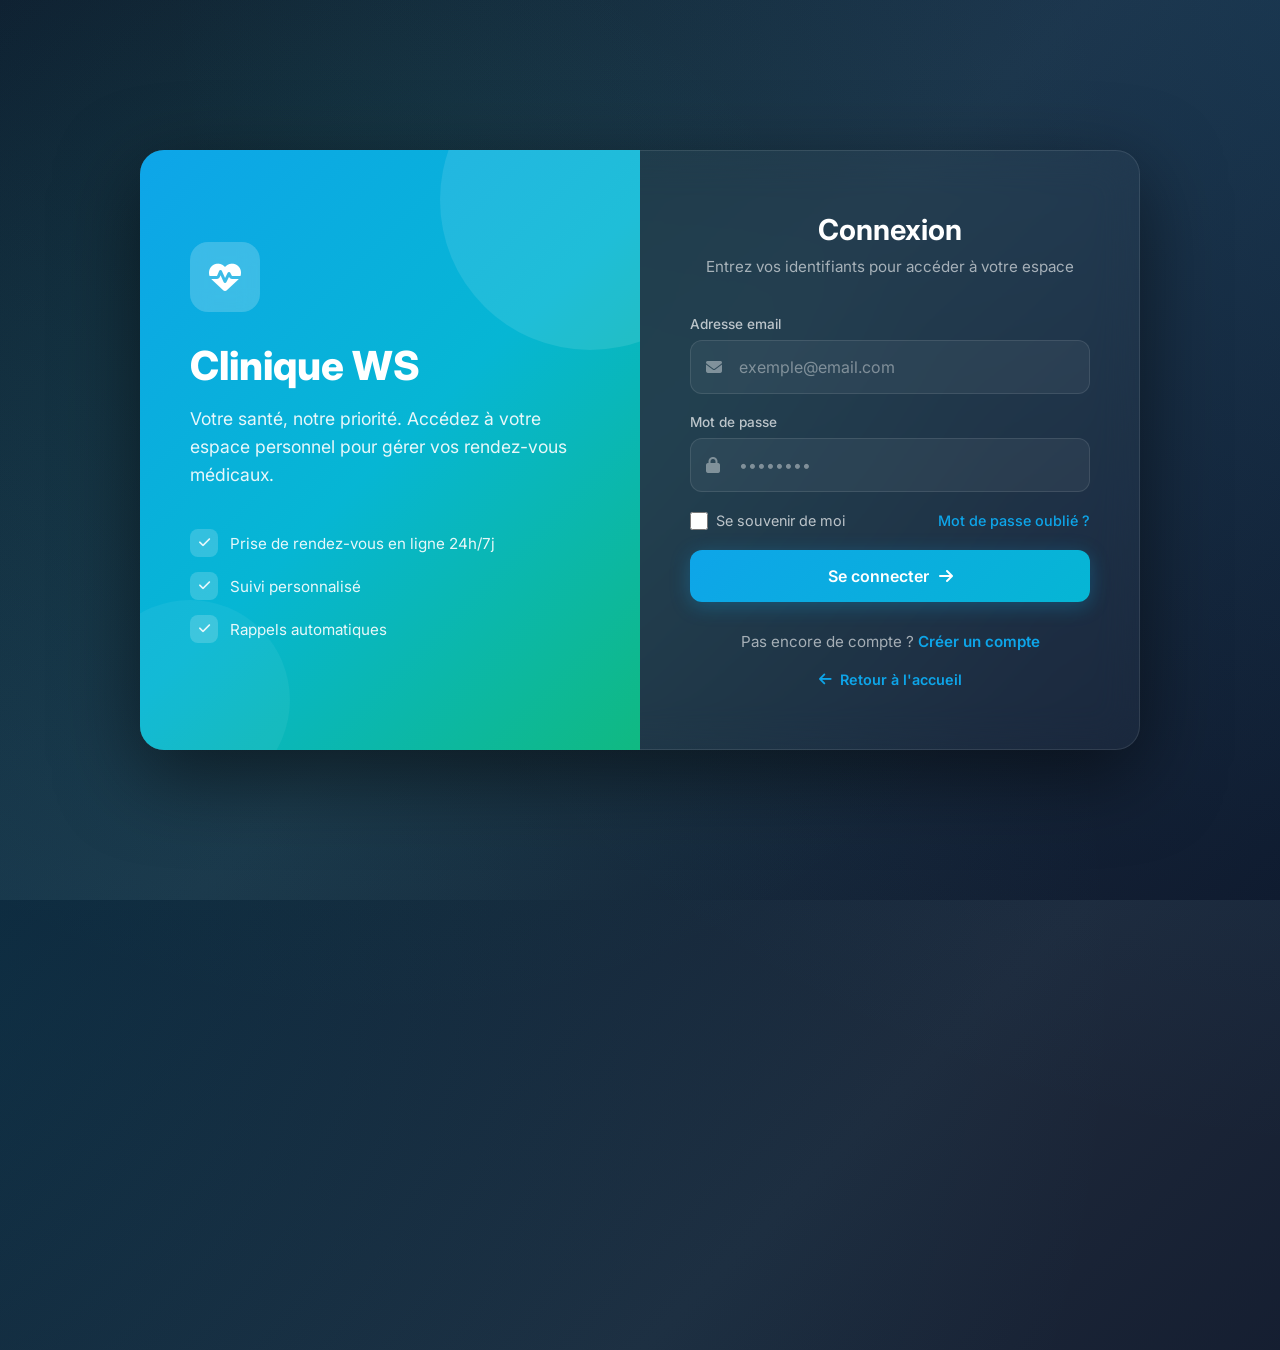
<file: views/pages/rendez-vous.html>
<!DOCTYPE html>
<html lang="fr">

<head>
    <meta charset="UTF-8">
    <meta name="viewport" content="width=device-width, initial-scale=1.0">
    <title>Gestion des Rendez-vous - Clinique WS</title>

    <!-- Styles -->
    <link rel="stylesheet" href="../assets/css/style.css">
    <link rel="stylesheet" href="../assets/css/dashboard.css?v=2026">
    <link rel="stylesheet" href="https://cdnjs.cloudflare.com/ajax/libs/font-awesome/6.4.0/css/all.min.css">

    <link href="https://fonts.googleapis.com/css2?family=Inter:wght@300;400;500;600;700&display=swap" rel="stylesheet">

    <style>
        * {
            font-family: 'Inter', sans-serif;
        }

        /* Styles spécifiques pour le planning */
        .status-badge {
            padding: 5px 10px;
            border-radius: 12px;
            font-size: 0.8rem;
            font-weight: 500;
        }

        .status-en_attente {
            background: #fef3c7;
            color: #d97706;
        }

        .status-confirme {
            background: #dcfce7;
            color: #16a34a;
        }

        .status-termine {
            background: #f3f4f6;
            color: #4b5563;
        }

        .status-annule {
            background: #fee2e2;
            color: #dc2626;
        }


        .text-success {
            color: #16a34a;
        }

        .text-success:hover {
            color: #15803d;
        }

        .btn-sm {
            padding: 4px 10px;
            font-size: 0.8rem;
            border-radius: 6px;
            display: inline-flex;
            align-items: center;
            gap: 4px;
            cursor: pointer;
            border: none;
        }

        .btn-success {
            background: #16a34a;
            color: white;
        }

        .btn-success:hover {
            background: #15803d;
        }

        /* Styles CSS pour les modales supprimés pour utiliser dashboard.css */
    </style>
</head>

<body class="dashboard-body">
    <div class="dashboard-layout">
        <aside class="sidebar">
            <div class="sidebar-header">
                <div class="sidebar-logo"><i class="fas fa-heartbeat"></i></div>
                <h1>Clinique WS</h1>
            </div>
            <nav class="sidebar-menu" id="sidebarMenu">
                <!-- Menu généré par JS -->
            </nav>
            <div class="sidebar-footer">
                <a href="#" id="btnLogout" class="menu-item"><i class="fas fa-sign-out-alt"></i>
                    <span>Déconnexion</span></a>
            </div>
        </aside>

        <main class="main-content">
            <header class="top-nav">
                <div class="page-title">
                    <h2>Planning des Rendez-vous</h2>
                </div>
                <div class="user-nav">
                    <div class="user-profile">
                        <div class="user-avatar" id="headerAvatar">U</div>
                        <div class="user-info">
                            <span class="user-name" id="headerUserName">...</span>
                            <span class="user-role" id="headerUserRole">...</span>
                        </div>
                    </div>
                </div>
            </header>

            <div class="content-wrapper">
                <div id="alertMessage" class="hidden"></div>

                <div style="display: flex; justify-content: space-between; align-items: center; margin-bottom: 2rem;">
                    <div class="flex gap-md">
                        <button class="btn btn-primary" id="btnNewRDV" style="display: none;">
                            <i class="fas fa-plus mr-sm"></i> Nouveau Rendez-vous
                        </button>
                        <input type="date" id="dateFilter" class="form-input" style="width: auto;">
                    </div>

                    <div class="search-bar"
                        style="background: white; padding: 0.5rem 1rem; border-radius: 0.5rem; display: flex; gap: 0.5rem; align-items: center;">
                        <i class="fas fa-search text-muted"></i>
                        <input type="text" id="searchInput" placeholder="Chercher un patient..."
                            style="border: none; outline: none;">
                    </div>
                </div>

                <div class="card-section">
                    <div class="section-content p-0">
                        <table class="data-table">
                            <thead>
                                <tr>
                                    <th>Date & Heure</th>
                                    <th>Patient</th>
                                    <th>Médecin</th>
                                    <th>Motif</th>
                                    <th>Statut</th>
                                    <th>Actions</th>
                                </tr>
                            </thead>
                            <tbody id="rdvTableBody">
                                <tr>
                                    <td colspan="6" class="text-center py-xl">Chargement...</td>
                                </tr>
                            </tbody>
                        </table>
                    </div>
                </div>
            </div>
        </main>
    </div>

    <!-- Modal Nouveau RDV -->
    <div class="modal" id="rdvModal" style="display: none;">
        <div class="modal-content" style="max-height: 85vh; overflow-y: auto;">
            <div class="section-header mb-xl">
                <h3>Planifier un Rendez-vous</h3>
                <button class="btn-icon" id="btnCloseModal"><i class="fas fa-times"></i></button>
            </div>

            <form id="rdvForm">
                <div class="grid grid-2 gap-md mb-md">
                    <div class="form-group">
                        <label class="form-label">Patient *</label>
                        <select name="patient_id" id="patientSelect" class="form-input" required>
                            <option value="">Chargement...</option>
                        </select>
                    </div>
                    <div class="form-group">
                        <label class="form-label">Médecin *</label>
                        <select name="medecin_id" id="medecinSelect" class="form-input" required>
                            <option value="">Chargement...</option>
                        </select>
                    </div>
                </div>

                <div class="grid grid-2 gap-md mb-md">
                    <div class="form-group">
                        <label class="form-label">Date *</label>
                        <input type="date" name="date" id="inputDate" class="form-input" required>
                    </div>
                    <div class="form-group">
                        <label class="form-label">Heure *</label>
                        <input type="time" name="heure" id="inputTime" class="form-input" required>
                    </div>
                </div>

                <div class="grid grid-2 gap-md mb-md">
                    <div class="form-group">
                        <label class="form-label">Type de consultation *</label>
                        <select name="type_consultation" class="form-input" required>
                            <option value="medecine_generale">Médecine Générale</option>
                            <option value="pediatrie">Pédiatrie</option>
                            <option value="gynecologie">Gynécologie</option>
                            <option value="cardiologie">Cardiologie</option>
                            <option value="dermatologie">Dermatologie</option>
                            <option value="orl">ORL</option>
                            <option value="ophtalmologie">Ophtalmologie</option>
                            <option value="radiologie">Radiologie</option>
                            <option value="laboratoire">Laboratoire</option>
                            <option value="orthopedie">Orthopédie</option>
                            <option value="nutrition">Nutrition</option>
                        </select>
                    </div>
                    <div class="form-group">
                        <label class="form-label">Prix (DH) *</label>
                        <input type="number" name="prix" class="form-input" value="300" min="0" step="50" required>
                    </div>
                </div>

                <div class="grid grid-2 gap-md mb-md">
                    <div class="form-group">
                        <label class="form-label">Mode de paiement</label>
                        <select name="mode_paiement" class="form-input">
                            <option value="especes">Espèces</option>
                            <option value="carte">Carte bancaire</option>
                            <option value="cheque">Chèque</option>
                            <option value="virement">Virement</option>
                        </select>
                    </div>
                    <div class="form-group">
                        <label class="form-label">Statut</label>
                        <select name="statut" class="form-input">
                            <option value="en_attente">En attente</option>
                            <option value="confirme">Confirmé</option>
                            <option value="termine">Terminé</option>
                            <option value="annule">Annulé</option>
                        </select>
                    </div>
                </div>

                <div class="form-group mb-xl">
                    <label class="form-label">Motif de consultation</label>
                    <textarea name="motif" class="form-input" rows="2"
                        placeholder="Ex: Consultation de routine, Douleurs thoraciques..."></textarea>
                </div>

                <div class="text-right">
                    <button type="submit" class="btn btn-primary">Enregistrer</button>
                </div>
            </form>
        </div>
    </div>

    <!-- Modal Confirmation -->
    <div class="modal" id="confirmationModal" style="z-index: 2000; display: none;">
        <div class="modal-content" style="max-width: 400px; margin: 15% auto;">
            <div class="section-header mb-md"
                style="display: flex; justify-content: space-between; align-items: center;">
                <h3 style="margin: 0; font-size: 1.25rem;">Confirmation</h3>
                <button class="btn-icon" id="btnCloseConfirm"
                    style="background:none; border:none; font-size: 1.5rem; cursor: pointer; color: #6b7280;"><i
                        class="fas fa-times"></i></button>
            </div>
            <div class="modal-body mb-xl" style="margin-bottom: 2rem;">
                <p id="confirmationMessage" style="color: #4b5563;">Êtes-vous sûr de vouloir effectuer cette action ?
                </p>
            </div>
            <div class="text-right" style="display: flex; justify-content: flex-end; gap: 0.5rem;">
                <button type="button" class="btn btn-secondary" id="btnCancelConfirm"
                    style="background: #e5e7eb; color: #374151; padding: 0.5rem 1rem; border-radius: 0.375rem; border: none; cursor: pointer;">Annuler</button>
                <button type="button" class="btn btn-danger" id="btnConfirmAction"
                    style="background: #ef4444; color: white; padding: 0.5rem 1rem; border-radius: 0.375rem; border: none; cursor: pointer;">Confirmer</button>
            </div>
        </div>
    </div>

    <!-- Scripts -->
    <script src="../assets/js/services/ApiService.js?v=2"></script>
    <script src="../assets/js/controllers/RendezVousController.js?v=5"></script>
    <script>
        const controller = new RendezVousController();
        controller.init().catch(err => console.error('Erreur init:', err));
    </script>
</body>

</html>
</file>
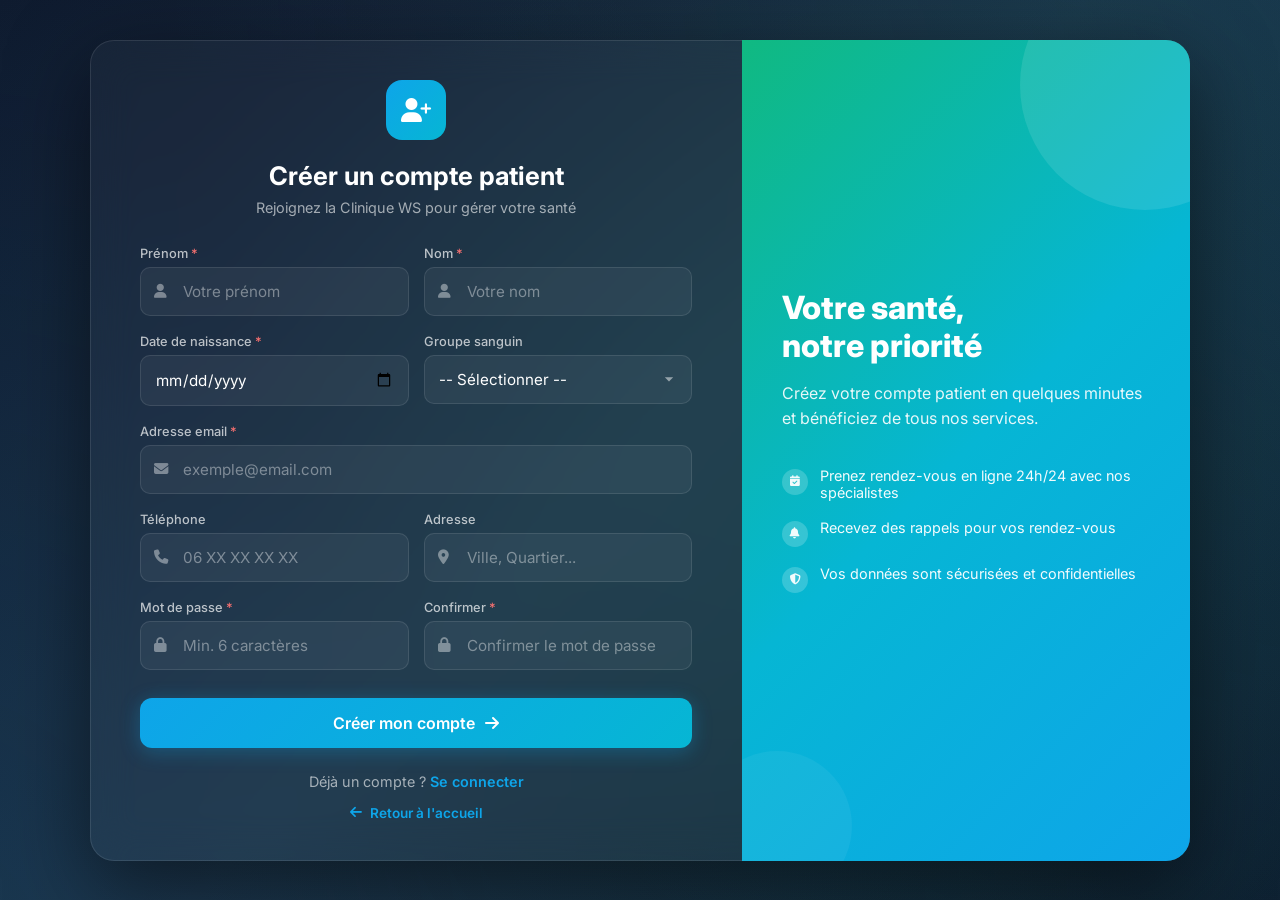
<file: views/pages/signup.html>
<!DOCTYPE html>
<html lang="fr">

<head>
    <meta charset="UTF-8">
    <meta name="viewport" content="width=device-width, initial-scale=1.0">
    <title>Créer un compte - Clinique WS</title>
    <link rel="stylesheet" href="https://cdnjs.cloudflare.com/ajax/libs/font-awesome/6.4.0/css/all.min.css">
    <link href="https://fonts.googleapis.com/css2?family=Inter:wght@300;400;500;600;700;800&display=swap"
        rel="stylesheet">
    <style>
        * {
            margin: 0;
            padding: 0;
            box-sizing: border-box;
        }

        body {
            font-family: 'Inter', sans-serif;
            min-height: 100vh;
            background: linear-gradient(135deg, #0f172a 0%, #1e293b 50%, #0f172a 100%);
            display: flex;
            align-items: center;
            justify-content: center;
            padding: 20px;
            position: relative;
            overflow-x: hidden;
        }

        body::before {
            content: '';
            position: fixed;
            top: -50%;
            left: -50%;
            width: 200%;
            height: 200%;
            background: radial-gradient(circle at 80% 20%, rgba(6, 182, 212, 0.15) 0%, transparent 50%),
                radial-gradient(circle at 20% 80%, rgba(14, 165, 233, 0.15) 0%, transparent 50%),
                radial-gradient(circle at 60% 60%, rgba(16, 185, 129, 0.1) 0%, transparent 40%);
            animation: float 20s ease-in-out infinite;
            z-index: -1;
            pointer-events: none;
        }

        @keyframes float {

            0%,
            100% {
                transform: translate(0, 0) rotate(0deg);
            }

            25% {
                transform: translate(2%, 2%) rotate(1deg);
            }

            50% {
                transform: translate(-1%, 3%) rotate(-1deg);
            }

            75% {
                transform: translate(-2%, 1%) rotate(1deg);
            }
        }

        .signup-container {
            display: flex;
            width: 100%;
            max-width: 1100px;
            min-height: 700px;
            background: rgba(255, 255, 255, 0.03);
            backdrop-filter: blur(20px);
            border-radius: 24px;
            overflow: hidden;
            box-shadow: 0 25px 80px rgba(0, 0, 0, 0.5),
                inset 0 0 0 1px rgba(255, 255, 255, 0.1);
            position: relative;
            z-index: 1;
        }

        /* Form Panel */
        .signup-form-panel {
            flex: 1.2;
            padding: 40px 50px;
            display: flex;
            flex-direction: column;
            justify-content: center;
            overflow-y: auto;
        }

        .form-header {
            text-align: center;
            margin-bottom: 30px;
        }

        .form-header .logo {
            width: 60px;
            height: 60px;
            background: linear-gradient(135deg, #0ea5e9 0%, #06b6d4 100%);
            border-radius: 16px;
            display: flex;
            align-items: center;
            justify-content: center;
            margin: 0 auto 20px;
            font-size: 1.5rem;
            color: white;
        }

        .form-header h2 {
            color: white;
            font-size: 1.6rem;
            font-weight: 700;
            margin-bottom: 8px;
        }

        .form-header p {
            color: rgba(255, 255, 255, 0.6);
            font-size: 0.9rem;
        }

        .signup-form {
            display: flex;
            flex-direction: column;
            gap: 18px;
        }

        .form-row {
            display: grid;
            grid-template-columns: 1fr 1fr;
            gap: 15px;
        }

        .form-group {
            display: flex;
            flex-direction: column;
            gap: 6px;
        }

        .form-group label {
            color: rgba(255, 255, 255, 0.7);
            font-size: 0.8rem;
            font-weight: 500;
        }

        .form-group label .required {
            color: #f87171;
        }

        .input-wrapper {
            position: relative;
        }

        .input-wrapper i {
            position: absolute;
            left: 14px;
            top: 50%;
            transform: translateY(-50%);
            color: rgba(255, 255, 255, 0.4);
            font-size: 0.9rem;
        }

        .form-input {
            width: 100%;
            padding: 14px 14px 14px 42px;
            background: rgba(255, 255, 255, 0.05);
            border: 1px solid rgba(255, 255, 255, 0.1);
            border-radius: 10px;
            color: white;
            font-size: 0.95rem;
            font-family: inherit;
            transition: all 0.3s ease;
        }

        .form-input.no-icon {
            padding-left: 14px;
        }

        .form-input::placeholder {
            color: rgba(255, 255, 255, 0.4);
        }

        .form-input:focus {
            outline: none;
            border-color: #0ea5e9;
            background: rgba(255, 255, 255, 0.08);
            box-shadow: 0 0 0 3px rgba(14, 165, 233, 0.15);
        }

        select.form-input {
            cursor: pointer;
            appearance: none;
            background-image: url("data:image/svg+xml,%3Csvg xmlns='http://www.w3.org/2000/svg' fill='%23ffffff80' viewBox='0 0 24 24'%3E%3Cpath d='M7 10l5 5 5-5z'/%3E%3C/svg%3E");
            background-repeat: no-repeat;
            background-position: right 12px center;
            background-size: 20px;
        }

        select.form-input option {
            background: #1e293b;
            color: white;
        }

        .error-message {
            background: rgba(239, 68, 68, 0.15);
            border: 1px solid rgba(239, 68, 68, 0.3);
            color: #fca5a5;
            padding: 12px 16px;
            border-radius: 10px;
            font-size: 0.85rem;
            text-align: center;
            display: none;
        }

        .error-message.show {
            display: block;
        }

        .submit-btn {
            width: 100%;
            padding: 15px;
            background: linear-gradient(135deg, #0ea5e9 0%, #06b6d4 100%);
            border: none;
            border-radius: 12px;
            color: white;
            font-size: 1rem;
            font-weight: 600;
            font-family: inherit;
            cursor: pointer;
            display: flex;
            align-items: center;
            justify-content: center;
            gap: 10px;
            transition: all 0.3s ease;
            box-shadow: 0 4px 20px rgba(14, 165, 233, 0.3);
            margin-top: 10px;
        }

        .submit-btn:hover {
            transform: translateY(-2px);
            box-shadow: 0 8px 30px rgba(14, 165, 233, 0.4);
        }

        .form-footer {
            text-align: center;
            margin-top: 25px;
            color: rgba(255, 255, 255, 0.6);
            font-size: 0.9rem;
        }

        .form-footer a {
            color: #0ea5e9;
            text-decoration: none;
            font-weight: 600;
        }

        .form-footer a:hover {
            color: #38bdf8;
        }

        .back-home {
            display: inline-flex;
            align-items: center;
            gap: 8px;
            margin-top: 15px;
            color: rgba(255, 255, 255, 0.5);
            text-decoration: none;
            font-size: 0.85rem;
        }

        .back-home:hover {
            color: rgba(255, 255, 255, 0.8);
        }

        /* Branding Panel */
        .signup-branding {
            flex: 0.8;
            background: linear-gradient(135deg, #10b981 0%, #06b6d4 50%, #0ea5e9 100%);
            padding: 50px 40px;
            display: flex;
            flex-direction: column;
            justify-content: center;
            position: relative;
            overflow: hidden;
        }

        .signup-branding::before {
            content: '';
            position: absolute;
            top: -80px;
            right: -80px;
            width: 250px;
            height: 250px;
            background: rgba(255, 255, 255, 0.1);
            border-radius: 50%;
        }

        .signup-branding::after {
            content: '';
            position: absolute;
            bottom: -40px;
            left: -40px;
            width: 150px;
            height: 150px;
            background: rgba(255, 255, 255, 0.05);
            border-radius: 50%;
        }

        .brand-content {
            position: relative;
            z-index: 1;
            color: white;
        }

        .brand-content h1 {
            font-size: 2rem;
            font-weight: 800;
            margin-bottom: 15px;
            line-height: 1.2;
        }

        .brand-content p {
            font-size: 1rem;
            opacity: 0.9;
            line-height: 1.6;
            margin-bottom: 35px;
        }

        .benefits-list {
            list-style: none;
        }

        .benefits-list li {
            display: flex;
            align-items: flex-start;
            gap: 12px;
            margin-bottom: 18px;
            font-size: 0.9rem;
            opacity: 0.95;
        }

        .benefits-list li i {
            width: 26px;
            height: 26px;
            background: rgba(255, 255, 255, 0.2);
            border-radius: 50%;
            display: flex;
            align-items: center;
            justify-content: center;
            font-size: 0.7rem;
            flex-shrink: 0;
            margin-top: 2px;
        }

        /* Responsive */
        @media (max-width: 900px) {
            .signup-container {
                flex-direction: column;
                max-width: 500px;
            }

            .signup-branding {
                display: none;
            }

            .signup-form-panel {
                padding: 35px 25px;
            }

            .form-row {
                grid-template-columns: 1fr;
            }
        }
    </style>
</head>

<body>
    <div class="signup-container">
        <!-- Form Panel -->
        <div class="signup-form-panel">
            <div class="form-header">
                <div class="logo">
                    <i class="fas fa-user-plus"></i>
                </div>
                <h2>Créer un compte patient</h2>
                <p>Rejoignez la Clinique WS pour gérer votre santé</p>
            </div>

            <form class="signup-form" id="signupForm">
                <div class="form-row">
                    <div class="form-group">
                        <label>Prénom <span class="required">*</span></label>
                        <div class="input-wrapper">
                            <input type="text" class="form-input" id="prenom" name="prenom" placeholder="Votre prénom"
                                required>
                            <i class="fas fa-user"></i>
                        </div>
                    </div>
                    <div class="form-group">
                        <label>Nom <span class="required">*</span></label>
                        <div class="input-wrapper">
                            <input type="text" class="form-input" id="nom" name="nom" placeholder="Votre nom" required>
                            <i class="fas fa-user"></i>
                        </div>
                    </div>
                </div>

                <div class="form-row">
                    <div class="form-group">
                        <label>Date de naissance <span class="required">*</span></label>
                        <input type="date" class="form-input no-icon" id="date_naissance" name="date_naissance"
                            required>
                    </div>
                    <div class="form-group">
                        <label>Groupe sanguin</label>
                        <select class="form-input no-icon" id="groupe_sanguin" name="groupe_sanguin">
                            <option value="">-- Sélectionner --</option>
                            <option value="A+">A+</option>
                            <option value="A-">A-</option>
                            <option value="B+">B+</option>
                            <option value="B-">B-</option>
                            <option value="AB+">AB+</option>
                            <option value="AB-">AB-</option>
                            <option value="O+">O+</option>
                            <option value="O-">O-</option>
                        </select>
                    </div>
                </div>

                <div class="form-group">
                    <label>Adresse email <span class="required">*</span></label>
                    <div class="input-wrapper">
                        <input type="email" class="form-input" id="email" name="email" placeholder="exemple@email.com"
                            required>
                        <i class="fas fa-envelope"></i>
                    </div>
                </div>

                <div class="form-row">
                    <div class="form-group">
                        <label>Téléphone</label>
                        <div class="input-wrapper">
                            <input type="tel" class="form-input" id="telephone" name="telephone"
                                placeholder="06 XX XX XX XX">
                            <i class="fas fa-phone"></i>
                        </div>
                    </div>
                    <div class="form-group">
                        <label>Adresse</label>
                        <div class="input-wrapper">
                            <input type="text" class="form-input" id="adresse" name="adresse"
                                placeholder="Ville, Quartier...">
                            <i class="fas fa-map-marker-alt"></i>
                        </div>
                    </div>
                </div>

                <div class="form-row">
                    <div class="form-group">
                        <label>Mot de passe <span class="required">*</span></label>
                        <div class="input-wrapper">
                            <input type="password" class="form-input" id="password" name="password"
                                placeholder="Min. 6 caractères" required minlength="6">
                            <i class="fas fa-lock"></i>
                        </div>
                    </div>
                    <div class="form-group">
                        <label>Confirmer <span class="required">*</span></label>
                        <div class="input-wrapper">
                            <input type="password" class="form-input" id="confirmPassword" name="confirmPassword"
                                placeholder="Confirmer le mot de passe" required minlength="6">
                            <i class="fas fa-lock"></i>
                        </div>
                    </div>
                </div>

                <div class="error-message" id="signupError"></div>

                <button type="submit" class="submit-btn">
                    <span>Créer mon compte</span>
                    <i class="fas fa-arrow-right"></i>
                </button>
            </form>

            <div class="form-footer">
                <p>Déjà un compte ? <a href="login.html">Se connecter</a></p>
                <a href="../index.html" class="back-home">
                    <i class="fas fa-arrow-left"></i> Retour à l'accueil
                </a>
            </div>
        </div>

        <!-- Branding Panel -->
        <div class="signup-branding">
            <div class="brand-content">
                <h1>Votre santé,<br>notre priorité</h1>
                <p>Créez votre compte patient en quelques minutes et bénéficiez de tous nos services.</p>

                <ul class="benefits-list">
                    <li>
                        <i class="fas fa-calendar-check"></i>
                        <span>Prenez rendez-vous en ligne 24h/24 avec nos spécialistes</span>
                    </li>

                    <li>
                        <i class="fas fa-bell"></i>
                        <span>Recevez des rappels pour vos rendez-vous</span>
                    </li>
                    <li>
                        <i class="fas fa-shield-alt"></i>
                        <span>Vos données sont sécurisées et confidentielles</span>
                    </li>
                </ul>
            </div>
        </div>
    </div>

    <script src="../assets/js/services/ApiService.js"></script>
    <script src="../assets/js/controllers/SignupController.js"></script>
    <script>
        document.addEventListener('DOMContentLoaded', () => {
            new SignupController();
        });
    </script>
</body>

</html>
</file>
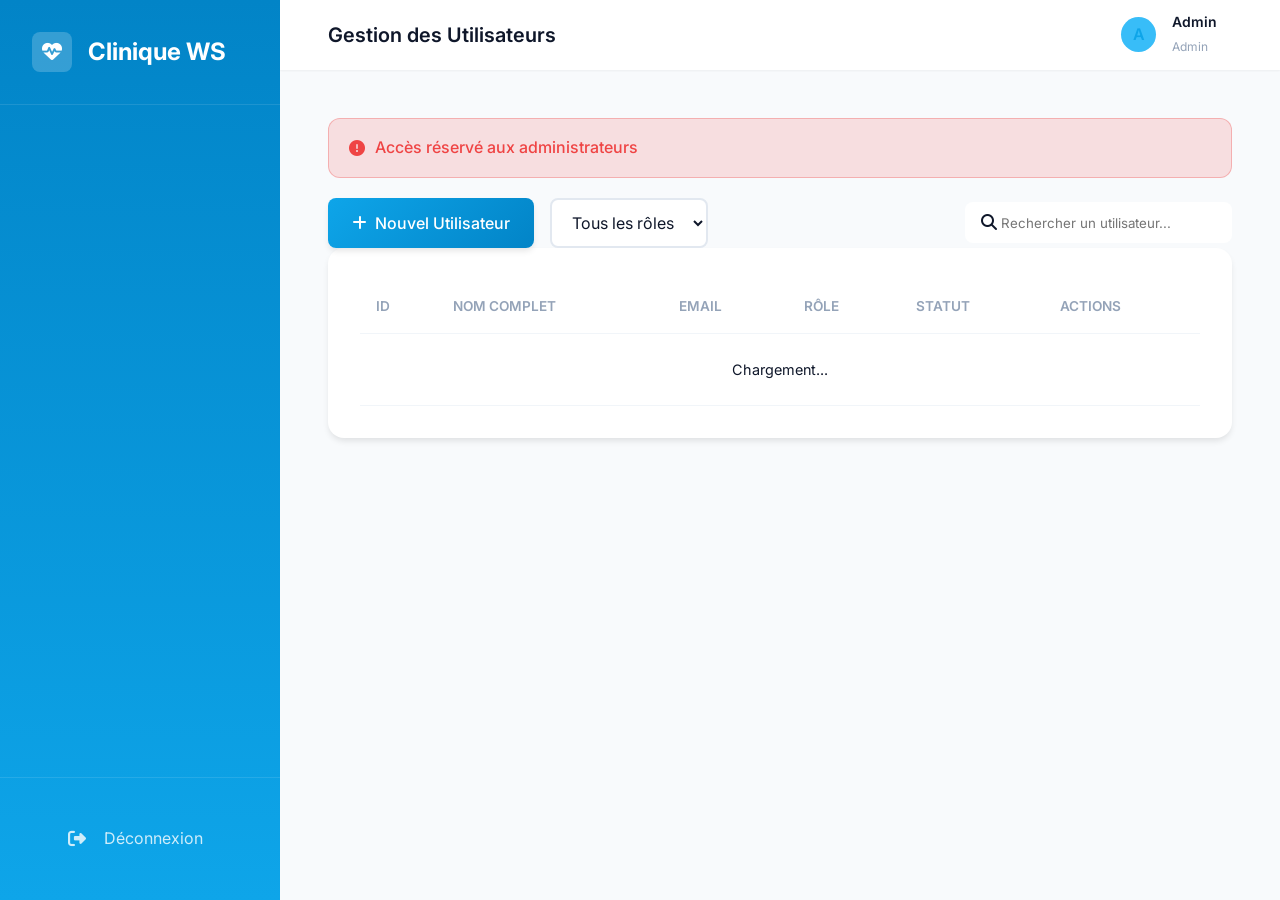
<file: views/pages/utilisateurs.html>
<!DOCTYPE html>
<html lang="fr">

<head>
    <meta charset="UTF-8">
    <meta name="viewport" content="width=device-width, initial-scale=1.0">
    <title>Gestion des Utilisateurs - Clinique WS</title>
    <link rel="stylesheet" href="../assets/css/style.css">
    <link rel="stylesheet" href="../assets/css/dashboard.css?v=2026">
    <link rel="stylesheet" href="https://cdnjs.cloudflare.com/ajax/libs/font-awesome/6.4.0/css/all.min.css">

    <link href="https://fonts.googleapis.com/css2?family=Inter:wght@300;400;500;600;700&display=swap" rel="stylesheet">
    <style>
        * {
            font-family: 'Inter', sans-serif;
        }

        .role-badge {
            padding: 4px 12px;
            border-radius: 20px;
            font-size: 0.8rem;
            font-weight: 500;
        }

        .role-admin {
            background: #fef3c7;
            color: #d97706;
        }

        .role-medecin {
            background: #dbeafe;
            color: #2563eb;
        }

        .role-patient {
            background: #dcfce7;
            color: #16a34a;
        }

        .status-actif {
            color: #16a34a;
        }

        .status-inactif {
            color: #dc2626;
        }
    </style>
</head>

<body class="dashboard-body">
    <div class="dashboard-layout">
        <aside class="sidebar">
            <div class="sidebar-header">
                <div class="sidebar-logo"><i class="fas fa-heartbeat"></i></div>
                <h1>Clinique WS</h1>
            </div>
            <nav class="sidebar-menu" id="sidebarMenu">
                <!-- Menu généré par JS -->
            </nav>
            <div class="sidebar-footer">
                <a href="#" id="btnLogout" class="menu-item">
                    <i class="fas fa-sign-out-alt"></i>
                    <span>Déconnexion</span>
                </a>
            </div>
        </aside>

        <main class="main-content">
            <header class="top-nav">
                <div class="page-title">
                    <h2>Gestion des Utilisateurs</h2>
                </div>
                <div class="user-nav">
                    <div class="user-profile">
                        <div class="user-avatar" id="headerAvatar">A</div>
                        <div class="user-info">
                            <span class="user-name" id="headerUserName">Admin</span>
                            <span class="user-role" id="headerUserRole">admin</span>
                        </div>
                    </div>
                </div>
            </header>

            <div class="content-wrapper">
                <div id="alertMessage" class="hidden"></div>

                <div class="flex justify-between items-center mb-xl">
                    <div class="flex gap-md">
                        <button class="btn btn-primary" onclick="controller.openNewUserModal()">
                            <i class="fas fa-plus mr-sm"></i> Nouvel Utilisateur
                        </button>
                        <select id="roleFilter" class="form-input" style="width: auto;">
                            <option value="">Tous les rôles</option>
                            <option value="admin">Admin</option>
                            <option value="medecin">Médecin</option>
                            <option value="patient">Patient</option>
                        </select>
                    </div>
                    <div class="search-bar" style="background: white; padding: 0.5rem 1rem; border-radius: 0.5rem;">
                        <i class="fas fa-search text-muted"></i>
                        <input type="text" id="searchInput" placeholder="Rechercher un utilisateur..."
                            style="border: none; outline: none;">
                    </div>
                </div>

                <div class="card-section">
                    <div class="section-content p-0">
                        <table class="data-table">
                            <thead>
                                <tr>
                                    <th>ID</th>
                                    <th>Nom Complet</th>
                                    <th>Email</th>
                                    <th>Rôle</th>
                                    <th>Statut</th>
                                    <th>Actions</th>
                                </tr>
                            </thead>
                            <tbody id="usersTableBody">
                                <tr>
                                    <td colspan="6" class="text-center py-xl">Chargement...</td>
                                </tr>
                            </tbody>
                        </table>
                    </div>
                </div>
            </div>
        </main>
    </div>

    <!-- Modal Nouvel Utilisateur -->
    <div class="modal" id="newUserModal">
        <div class="modal-content" style="max-height: 85vh; overflow-y: auto;">
            <div class="section-header mb-xl"
                style="display: flex; justify-content: space-between; align-items: center;">
                <h3>Nouvel Utilisateur</h3>
                <button class="btn-icon" onclick="document.getElementById('newUserModal').style.display='none'"><i
                        class="fas fa-times"></i></button>
            </div>

            <form id="newUserForm">
                <div class="form-group mb-md">
                    <label class="form-label">Rôle</label>
                    <select name="role" class="form-input" required id="newRoleSelect">
                        <option value="admin">Administrateur</option>
                        <option value="medecin">Médecin</option>
                        <!-- Patient se crée lui-même, mais admin peut le faire -->
                        <option value="patient">Patient</option>
                    </select>
                </div>

                <div class="grid grid-2 gap-md mb-md">
                    <div class="form-group">
                        <label class="form-label">Nom</label>
                        <input type="text" name="nom" class="form-input" required>
                    </div>
                    <div class="form-group">
                        <label class="form-label">Prénom</label>
                        <input type="text" name="prenom" class="form-input">
                    </div>
                </div>

                <div class="form-group mb-md">
                    <label class="form-label">Email</label>
                    <input type="email" name="email" class="form-input" required>
                </div>

                <div class="form-group mb-xl">
                    <label class="form-label">Mot de passe</label>
                    <input type="password" name="mot_de_passe" class="form-input" required minlength="6">
                </div>

                <div id="medecinFields" class="form-group mb-xl hidden">
                    <label class="form-label">Spécialité</label>
                    <select name="specialite" class="form-input">
                        <option value="">Sélectionner une spécialité</option>
                        <option value="Médecine Générale">Médecine Générale</option>
                        <option value="Cardiologie">Cardiologie</option>
                        <option value="Dermatologie">Dermatologie</option>
                        <option value="Pédiatrie">Pédiatrie</option>
                        <option value="Gynécologie">Gynécologie</option>
                        <option value="Ophtalmologie">Ophtalmologie</option>
                        <option value="Dentiste">Dentiste</option>
                        <option value="Neurologie">Neurologie</option>
                        <option value="Psychiatrie">Psychiatrie</option>
                        <option value="Orthopédie">Orthopédie</option>
                        <option value="Autre">Autre</option>
                    </select>
                </div>

                <!-- Champs spécifiques Patient -->
                <div id="patientFields" class="form-group mb-xl hidden">
                    <div class="form-group mb-md">
                        <label class="form-label">Adresse</label>
                        <input type="text" name="adresse" class="form-input">
                    </div>
                    <label class="form-label">Groupe Sanguin</label>
                    <select name="groupe_sanguin" class="form-input">
                        <option value="">Sélectionner...</option>
                        <option value="A+">A+</option>
                        <option value="A-">A-</option>
                        <option value="B+">B+</option>
                        <option value="B-">B-</option>
                        <option value="AB+">AB+</option>
                        <option value="AB-">AB-</option>
                        <option value="O+">O+</option>
                        <option value="O-">O-</option>
                    </select>
                </div>

                <div class="text-right">
                    <button type="submit" class="btn btn-primary">Créer le compte</button>
                </div>
            </form>
        </div>
    </div>

    <script src="../assets/js/services/ApiService.js?v=2"></script>
    <script>
        class UtilisateursController {
            constructor() {
                this.user = api.getCurrentUser();
                if (!this.user || this.user.role !== 'admin') {
                    this.showAlert('Accès réservé aux administrateurs', 'error');
                    setTimeout(() => window.location.href = 'dashboard.html', 1500);
                    return;
                }
                this.users = [];
                this.init();
            }

            async init() {
                this.renderMenu();
                this.updateHeader();
                await this.loadUsers();
                this.attachEvents();
                // Gestion affichage conditionnel spécialité et groupe sanguin
                document.getElementById('newRoleSelect').addEventListener('change', (e) => {
                    const medFields = document.getElementById('medecinFields');
                    const patFields = document.getElementById('patientFields');

                    medFields.classList.add('hidden');
                    medFields.style.display = 'none';
                    patFields.classList.add('hidden');
                    patFields.style.display = 'none';

                    if (e.target.value === 'medecin') {
                        medFields.classList.remove('hidden');
                        medFields.style.display = 'block';
                    } else if (e.target.value === 'patient') {
                        patFields.classList.remove('hidden');
                        patFields.style.display = 'block';
                    }
                });
                // Initial hide
                document.getElementById('medecinFields').style.display = 'none';
                document.getElementById('patientFields').style.display = 'none';
            }

            renderMenu() {
                const menuContainer = document.getElementById('sidebarMenu');
                if (!menuContainer) return;

                let html = `
                    <a href="dashboard.html" class="menu-item">
                        <i class="fas fa-chart-line"></i>
                        <span>Tableau de bord</span>
                    </a>
                    <a href="patients.html" class="menu-item">
                        <i class="fas fa-users"></i>
                        <span>Patients</span>
                    </a>
                    <a href="medecins.html" class="menu-item">
                        <i class="fas fa-user-md"></i>
                        <span>Médecins</span>
                    </a>
                    <a href="rendez-vous.html" class="menu-item">
                        <i class="fas fa-calendar-alt"></i>
                        <span>Rendez-vous</span>
                    </a>
                    <a href="utilisateurs.html" class="menu-item active">
                        <i class="fas fa-user-shield"></i>
                        <span>Utilisateurs</span>
                    </a>
                `;

                menuContainer.innerHTML = html;
            }

            openNewUserModal() {
                document.getElementById('newUserModal').style.display = 'flex';
                document.getElementById('newUserForm').reset();
            }

            updateHeader() {
                const name = this.user.nom || this.user.email.split('@')[0];
                document.getElementById('headerUserName').textContent = name;
                document.getElementById('headerUserRole').textContent = this.user.role;
                document.getElementById('headerAvatar').textContent = name.charAt(0).toUpperCase();
            }

            async loadUsers() {
                try {
                    const response = await api.getUsers();
                    if (response.success) {
                        this.users = response.data;
                        this.renderTable(this.users);
                    } else {
                        this.showAlert('Erreur: ' + response.message, 'error');
                        // Show empty table logic or retry
                        this.renderTable([]);
                    }
                } catch (error) {
                    console.error('Erreur chargement utilisateurs:', error);
                    this.showAlert('Erreur technique: ' + error.message, 'error');
                }
            }

            renderTable(users) {
                const tbody = document.getElementById('usersTableBody');

                if (!users || users.length === 0) {
                    tbody.innerHTML = '<tr><td colspan="6" class="text-center text-muted">Aucun utilisateur trouvé</td></tr>';
                    return;
                }

                tbody.innerHTML = users.map(u => {
                    // Essayer de trouver le nom complet si disponible (nécessite jointure backend ou déduction)
                    // Ici on utilise l'email ou un champ fictif
                    const displayName = u.nom ? `${u.nom} ${u.prenom || ''}` : 'Utilisateur'; // Simplification
                    return `
                    <tr>
                        <td>#${u.id}</td>
                        <td><strong>${displayName}</strong></td>
                        <td>${u.email}</td>
                        <td><span class="role-badge role-${u.role}">${u.role}</span></td>
                        <td>
                            <span class="${u.actif ? 'status-actif' : 'status-inactif'}">
                                <i class="fas fa-circle" style="font-size: 0.6rem;"></i>
                                ${u.actif ? 'Actif' : 'Inactif'}
                            </span>
                        </td>
                        <td>
                            <button class="btn-icon" onclick="controller.toggleStatus(${u.id}, ${u.actif})" title="${u.actif ? 'Désactiver' : 'Activer'}">
                                <i class="fas fa-${u.actif ? 'ban' : 'check'}"></i>
                            </button>
                        </td>
                    </tr>
                `}).join('');
            }

            async toggleStatus(id, currentStatus) {
                if (id === this.user.id) {
                    this.showAlert('Vous ne pouvez pas modifier votre propre compte', 'error');
                    return;
                }

                try {
                    const newStatus = currentStatus ? 0 : 1;
                    await api.updateUser(id, { actif: newStatus, auth_user_id: this.user.id });
                    this.loadUsers();
                } catch (error) {
                    this.showAlert('Erreur: ' + error.message, 'error');
                }
            }

            attachEvents() {
                document.getElementById('btnLogout').addEventListener('click', (e) => {
                    e.preventDefault();
                    api.logout();
                });

                // Création Utilisateur avec Profil lié
                document.getElementById('newUserForm').addEventListener('submit', async (e) => {
                    e.preventDefault();
                    const formData = new FormData(e.target);
                    const data = Object.fromEntries(formData.entries());

                    try {
                        // 1. Création du Compte Utilisateur (Login)
                        data.auth_user_id = this.user.id; // Pour sécu admin
                        const resUser = await api.createUser(data);

                        if (resUser.success && resUser.data && resUser.data.id) {
                            const newUserId = resUser.data.id;

                            // 2. Création du Profil associé (Médecin ou Patient)
                            if (data.role === 'medecin') {
                                const medecinData = {
                                    nom: data.nom,
                                    prenom: data.prenom,
                                    specialite: data.specialite,
                                    telephone: '', // Pas de champ tel dans ce form, mais on pourrait l'ajouter
                                    user_id: newUserId // Important: lier au nouveau user
                                };
                                // Utilisation de l'endpoint direct ou via api.request
                                await api.request('entity=medecins&action=post', {
                                    method: 'POST',
                                    body: medecinData
                                });

                            } else if (data.role === 'patient') {
                                const patientData = {
                                    nom: data.nom,
                                    prenom: data.prenom,
                                    date_naissance: '', // Non demandé
                                    telephone: '',
                                    adresse: data.adresse,
                                    groupe_sanguin: data.groupe_sanguin,
                                    user_id: newUserId
                                };
                                await api.request('entity=patients&action=post', {
                                    method: 'POST',
                                    body: patientData
                                });
                            }

                            this.showAlert('✅ Utilisateur et profil créés avec succès !', 'success');
                            document.getElementById('newUserModal').style.display = 'none';
                            this.loadUsers();
                        } else {
                            throw new Error(resUser.message || 'Erreur inconnue lors de la création');
                        }
                    } catch (err) {
                        console.error(err);
                        this.showAlert('❌ ' + err.message, 'error');
                    }
                });

                // Filtre par rôle
                document.getElementById('roleFilter').addEventListener('change', (e) => {
                    const role = e.target.value;
                    if (role) {
                        this.renderTable(this.users.filter(u => u.role === role));
                    } else {
                        this.renderTable(this.users);
                    }
                });

                // Recherche
                document.getElementById('searchInput').addEventListener('input', (e) => {
                    const search = e.target.value.toLowerCase();
                    this.renderTable(this.users.filter(u =>
                        (u.email && u.email.toLowerCase().includes(search)) ||
                        (u.nom && u.nom.toLowerCase().includes(search)) ||
                        (u.prenom && u.prenom.toLowerCase().includes(search))
                    ));
                });
            }

            showAlert(message, type = 'error') {
                const alertDiv = document.getElementById('alertMessage');
                if (!alertDiv) return;

                const isSuccess = type === 'success';
                alertDiv.innerHTML = `<i class="fas fa-${isSuccess ? 'check-circle' : 'exclamation-circle'}"></i> ${message}`;
                alertDiv.className = `alert alert-${type}`;
                alertDiv.style.cssText = `
                    display: flex;
                    align-items: center;
                    gap: 10px;
                    padding: 16px 20px;
                    border-radius: 12px;
                    margin-bottom: 20px;
                    font-weight: 500;
                    background: ${isSuccess ? 'rgba(16, 185, 129, 0.15)' : 'rgba(239, 68, 68, 0.15)'};
                    border: 1px solid ${isSuccess ? 'rgba(16, 185, 129, 0.3)' : 'rgba(239, 68, 68, 0.3)'};
                    color: ${isSuccess ? '#10b981' : '#ef4444'};
                `;

                setTimeout(() => { alertDiv.style.display = 'none'; }, 5000);
            }
        }

        const controller = new UtilisateursController();
    </script>
</body>

</html>
</file>
<file: views/assets/css/style.css>
/* ===================================
   VARIABLES CSS GLOBALES
   =================================== */
:root {
    /* Couleurs principales */
    --primary-color: #0ea5e9;
    --primary-dark: #0284c7;
    --primary-light: #38bdf8;
    
    --secondary-color: #10b981;
    --secondary-dark: #059669;
    
    --accent-color: #8b5cf6;
    --accent-light: #a78bfa;
    
    /* Couleurs médicales spécifiques */
    --cardio-color: #0ea5e9;
    --pediatrie-color: #ec4899;
    --dermato-color: #a855f7;
    --ophtalmo-color: #10b981;
    --radio-color: #06b6d4;
    
    /* Couleurs neutres */
    --bg-primary: #ffffff;
    --bg-secondary: #f8fafc;
    --bg-tertiary: #f1f5f9;
    
    --text-primary: #0f172a;
    --text-secondary: #475569;
    --text-muted: #94a3b8;
    
    --border-color: #e2e8f0;
    --border-light: #f1f5f9;
    
    /* États */
    --success-color: #10b981;
    --warning-color: #f59e0b;
    --error-color: #ef4444;
    --info-color: #3b82f6;
    
    /* Ombres */
    --shadow-sm: 0 1px 2px 0 rgba(0, 0, 0, 0.05);
    --shadow-md: 0 4px 6px -1px rgba(0, 0, 0, 0.1);
    --shadow-lg: 0 10px 15px -3px rgba(0, 0, 0, 0.1);
    --shadow-xl: 0 20px 25px -5px rgba(0, 0, 0, 0.1);
    
    /* Espacements */
    --spacing-xs: 0.25rem;
    --spacing-sm: 0.5rem;
    --spacing-md: 1rem;
    --spacing-lg: 1.5rem;
    --spacing-xl: 2rem;
    --spacing-2xl: 3rem;
    
    /* Border radius */
    --radius-sm: 0.375rem;
    --radius-md: 0.5rem;
    --radius-lg: 0.75rem;
    --radius-xl: 1rem;
    --radius-full: 9999px;
    
    /* Transitions */
    --transition-fast: 150ms ease-in-out;
    --transition-normal: 300ms ease-in-out;
    --transition-slow: 500ms ease-in-out;
    
    /* Typographie */
    --font-sans: 'Inter', -apple-system, BlinkMacSystemFont, 'Segoe UI', sans-serif;
    --font-display: 'Poppins', var(--font-sans);
}

/* ===================================
   RESET & BASE
   =================================== */
* {
    margin: 0;
    padding: 0;
    box-sizing: border-box;
}

html {
    font-size: 16px;
    scroll-behavior: smooth;
}

body {
    font-family: var(--font-sans);
    color: var(--text-primary);
    background-color: var(--bg-secondary);
    line-height: 1.6;
    -webkit-font-smoothing: antialiased;
    -moz-osx-font-smoothing: grayscale;
}

/* ===================================
   TYPOGRAPHIE
   =================================== */
h1, h2, h3, h4, h5, h6 {
    font-family: var(--font-display);
    font-weight: 600;
    line-height: 1.2;
    color: var(--text-primary);
}

h1 { font-size: 2.5rem; }
h2 { font-size: 2rem; }
h3 { font-size: 1.75rem; }
h4 { font-size: 1.5rem; }
h5 { font-size: 1.25rem; }
h6 { font-size: 1rem; }

p {
    margin-bottom: var(--spacing-md);
    color: var(--text-secondary);
}

a {
    color: var(--primary-color);
    text-decoration: none;
    transition: color var(--transition-fast);
}

a:hover {
    color: var(--primary-dark);
}

/* ===================================
   UTILITAIRES
   =================================== */
.container {
    width: 100%;
    max-width: 1280px;
    margin: 0 auto;
    padding: 0 var(--spacing-lg);
}

.flex {
    display: flex;
}

.flex-col {
    flex-direction: column;
}

.items-center {
    align-items: center;
}

.justify-center {
    justify-content: center;
}

.justify-between {
    justify-content: space-between;
}

.gap-sm { gap: var(--spacing-sm); }
.gap-md { gap: var(--spacing-md); }
.gap-lg { gap: var(--spacing-lg); }
.gap-xl { gap: var(--spacing-xl); }

.text-center {
    text-align: center;
}

.hidden {
    display: none !important;
}

/* ===================================
   BOUTONS
   =================================== */
.btn {
    display: inline-flex;
    align-items: center;
    justify-content: center;
    gap: var(--spacing-sm);
    padding: 0.75rem 1.5rem;
    font-size: 1rem;
    font-weight: 500;
    border: none;
    border-radius: var(--radius-md);
    cursor: pointer;
    transition: all var(--transition-fast);
    font-family: var(--font-sans);
    text-decoration: none;
}

.btn:disabled {
    opacity: 0.5;
    cursor: not-allowed;
}

.btn-primary {
    background: linear-gradient(135deg, var(--primary-color), var(--primary-dark));
    color: white;
    box-shadow: var(--shadow-md);
}

.btn-primary:hover:not(:disabled) {
    transform: translateY(-2px);
    box-shadow: var(--shadow-lg);
}

.btn-secondary {
    background: var(--bg-primary);
    color: var(--text-primary);
    border: 2px solid var(--border-color);
}

.btn-secondary:hover:not(:disabled) {
    border-color: var(--primary-color);
    color: var(--primary-color);
}

.btn-success {
    background: linear-gradient(135deg, var(--success-color), var(--secondary-dark));
    color: white;
}

.btn-danger {
    background: linear-gradient(135deg, var(--error-color), #dc2626);
    color: white;
}

.btn-sm {
    padding: 0.5rem 1rem;
    font-size: 0.875rem;
}

.btn-lg {
    padding: 1rem 2rem;
    font-size: 1.125rem;
}

/* ===================================
   CARDS
   =================================== */
.card {
    background: var(--bg-primary);
    border-radius: var(--radius-lg);
    box-shadow: var(--shadow-md);
    padding: var(--spacing-xl);
    transition: all var(--transition-normal);
}

.card:hover {
    box-shadow: var(--shadow-xl);
    transform: translateY(-4px);
}

.card-header {
    margin-bottom: var(--spacing-lg);
    padding-bottom: var(--spacing-lg);
    border-bottom: 2px solid var(--border-light);
}

.card-title {
    font-size: 1.5rem;
    font-weight: 600;
    color: var(--text-primary);
}

.card-body {
    color: var(--text-secondary);
}

/* ===================================
   FORMULAIRES
   =================================== */
.form-group {
    margin-bottom: var(--spacing-lg);
}

.form-label {
    display: block;
    margin-bottom: var(--spacing-sm);
    font-weight: 500;
    color: var(--text-primary);
    font-size: 0.875rem;
}

.form-input,
.form-select,
.form-textarea {
    width: 100%;
    padding: 0.75rem 1rem;
    font-size: 1rem;
    font-family: var(--font-sans);
    color: var(--text-primary);
    background: var(--bg-primary);
    border: 2px solid var(--border-color);
    border-radius: var(--radius-md);
    transition: all var(--transition-fast);
}

.form-input:focus,
.form-select:focus,
.form-textarea:focus {
    outline: none;
    border-color: var(--primary-color);
    box-shadow: 0 0 0 3px rgba(14, 165, 233, 0.1);
}

.form-input::placeholder {
    color: var(--text-muted);
}

.form-error {
    color: var(--error-color);
    font-size: 0.875rem;
    margin-top: var(--spacing-xs);
}

/* ===================================
   BADGES
   =================================== */
.badge {
    display: inline-flex;
    align-items: center;
    padding: 0.25rem 0.75rem;
    font-size: 0.75rem;
    font-weight: 600;
    border-radius: var(--radius-full);
    text-transform: uppercase;
    letter-spacing: 0.5px;
}

.badge-success {
    background: rgba(16, 185, 129, 0.1);
    color: var(--success-color);
}

.badge-warning {
    background: rgba(245, 158, 11, 0.1);
    color: var(--warning-color);
}

.badge-error {
    background: rgba(239, 68, 68, 0.1);
    color: var(--error-color);
}

.badge-info {
    background: rgba(59, 130, 246, 0.1);
    color: var(--info-color);
}

/* ===================================
   ANIMATIONS
   =================================== */
@keyframes fadeIn {
    from {
        opacity: 0;
        transform: translateY(20px);
    }
    to {
        opacity: 1;
        transform: translateY(0);
    }
}

@keyframes slideIn {
    from {
        transform: translateX(-100%);
    }
    to {
        transform: translateX(0);
    }
}

@keyframes pulse {
    0%, 100% {
        opacity: 1;
    }
    50% {
        opacity: 0.5;
    }
}

.fade-in {
    animation: fadeIn var(--transition-normal) ease-out;
}

.slide-in {
    animation: slideIn var(--transition-normal) ease-out;
}

/* ===================================
   RESPONSIVE
   =================================== */
@media (max-width: 768px) {
    html {
        font-size: 14px;
    }
    
    .container {
        padding: 0 var(--spacing-md);
    }
    
    h1 { font-size: 2rem; }
    h2 { font-size: 1.75rem; }
    h3 { font-size: 1.5rem; }
}

/* ===================================
   GOOGLE FONTS IMPORT
   =================================== */
@import url('https://fonts.googleapis.com/css2?family=Inter:wght@300;400;500;600;700&family=Poppins:wght@400;500;600;700&display=swap');
</file>
<file: views/assets/css/vitrine.css>
/* ===================================
   DROPDOWN MENU (Style Coursera)
   =================================== */
.user-menu-container {
    position: relative;
    display: inline-block;
}

.user-btn {
    display: flex;
    align-items: center;
    gap: 10px;
    background: transparent;
    border: none;
    cursor: pointer;
    padding: 5px;
}

.user-btn:hover .nav-name {
    color: var(--primary-color);
}

.user-avatar-circle {
    width: 40px;
    height: 40px;
    border-radius: 50%;
    background: var(--secondary-color);
    color: white;
    display: flex;
    align-items: center;
    justify-content: center;
    font-weight: bold;
    font-size: 1.2rem;
    object-fit: cover;
    border: 2px solid white;
    box-shadow: var(--shadow-sm);
}

.dropdown-menu {
    position: absolute;
    top: 100%;
    right: 0;
    width: 280px;
    background: white;
    border-radius: var(--radius-lg);
    box-shadow: var(--shadow-xl);
    padding: 10px 0;
    margin-top: 15px;
    opacity: 0;
    visibility: hidden;
    transform: translateY(-10px);
    transition: all 0.2s ease;
    z-index: 1000;
    border: 1px solid var(--border-light);
}

.dropdown-menu.active {
    opacity: 1;
    visibility: visible;
    transform: translateY(0);
}

/* Petit triangle au dessus du menu */
.dropdown-menu::before {
    content: '';
    position: absolute;
    top: -6px;
    right: 20px;
    width: 12px;
    height: 12px;
    background: white;
    transform: rotate(45deg);
    border-left: 1px solid var(--border-light);
    border-top: 1px solid var(--border-light);
}

.dropdown-header {
    padding: 15px 20px;
    border-bottom: 1px solid var(--border-light);
    display: flex;
    align-items: center;
    gap: 15px;
}

.dropdown-item {
    display: flex;
    align-items: center;
    gap: 12px;
    padding: 12px 20px;
    color: var(--text-secondary);
    transition: background 0.2s;
    font-size: 0.95rem;
}

.dropdown-item:hover {
    background-color: var(--bg-secondary);
    color: var(--primary-color);
}

.dropdown-item i {
    width: 20px;
    text-align: center;
}

.dropdown-divider {
    height: 1px;
    background: var(--border-light);
    margin: 8px 0;
}

/* ===================================
   PAGE VITRINE
   =================================== */
/* Header Transparent qui devient blanc au scroll */
.main-header {
    position: fixed;
    top: 0;
    left: 0;
    width: 100%;
    z-index: 999;
    padding: 15px 0;
    transition: all 0.3s ease;
}

.main-header.scrolled {
    background: white;
    box-shadow: var(--shadow-md);
    padding: 10px 0;
}

.nav-container {
    display: flex;
    justify-content: space-between;
    align-items: center;
}

.nav-links {
    display: flex;
    gap: 30px;
}

.nav-link {
    color: var(--text-primary);
    font-weight: 500;
    position: relative;
}

.nav-link::after {
    content: '';
    position: absolute;
    bottom: -5px;
    left: 0;
    width: 0;
    height: 2px;
    background: var(--primary-color);
    transition: width 0.3s;
}

.nav-link:hover::after {
    width: 100%;
}

/* Sections */
.section {
    padding: 80px 0;
}

.section-grey {
    background-color: var(--bg-secondary);
}

.section-title {
    text-align: center;
    margin-bottom: 60px;
}

.section-title h2 {
    font-size: 2.5rem;
    color: var(--primary-dark);
    margin-bottom: 15px;
}

.section-title p {
    font-size: 1.1rem;
    color: var(--text-muted);
    max-width: 600px;
    margin: 0 auto;
}

/* Cartes services/médecins */
.features-grid,
.doctors-grid {
    display: grid;
    grid-template-columns: repeat(auto-fit, minmax(280px, 1fr));
    gap: 30px;
}

.feature-card {
    background: white;
    padding: 40px 30px;
    border-radius: var(--radius-lg);
    text-align: center;
    transition: transform 0.3s;
    border: 1px solid var(--border-light);
}

.feature-card:hover {
    transform: translateY(-10px);
    box-shadow: var(--shadow-lg);
    border-color: var(--primary-light);
}

.feature-icon {
    width: 80px;
    height: 80px;
    background: var(--bg-secondary);
    border-radius: 50%;
    display: flex;
    align-items: center;
    justify-content: center;
    margin: 0 auto 20px;
    font-size: 2rem;
    color: var(--primary-color);
}

/* Footer modernisé */
.main-footer {
    background: #1e293b;
    color: white;
    padding: 60px 0 20px;
}

.footer-grid {
    display: grid;
    grid-template-columns: repeat(auto-fit, minmax(250px, 1fr));
    gap: 40px;
    margin-bottom: 40px;
}

.footer-col h3 {
    color: white;
    margin-bottom: 20px;
    font-size: 1.2rem;
}

.footer-links li {
    margin-bottom: 10px;
    list-style: none;
}

.footer-links a {
    color: #94a3b8;
    transition: color 0.2s;
}

.footer-links a:hover {
    color: white;
}
</file>
<file: views/assets/css/dashboard.css>
/* ===================================
   DASHBOARD STYLES
   =================================== */

.dashboard-layout {
    display: flex;
    min-height: 100vh;
    background-color: #f8fafc;
}

/* Sidebar */
.sidebar {
    width: 280px;
    background: linear-gradient(180deg, var(--primary-dark) 0%, var(--primary-color) 100%);
    color: white;
    display: flex;
    flex-direction: column;
    position: fixed;
    height: 100vh;
    z-index: 100;
    transition: all var(--transition-normal);
}

.sidebar-header {
    padding: var(--spacing-xl);
    display: flex;
    align-items: center;
    gap: var(--spacing-md);
    border-bottom: 1px solid rgba(255, 255, 255, 0.1);
}

.sidebar-header h1 {
    color: white;
    font-size: 1.5rem;
    font-weight: 700;
    margin: 0;
}

.sidebar-logo {
    width: 40px;
    height: 40px;
    background: rgba(255, 255, 255, 0.2);
    border-radius: var(--radius-md);
    display: flex;
    align-items: center;
    justify-content: center;
    font-size: 1.25rem;
    color: white;
}

.sidebar-menu {
    flex: 1;
    padding: var(--spacing-lg) 0;
    overflow-y: auto;
}

.menu-item {
    display: flex;
    align-items: center;
    gap: var(--spacing-md);
    padding: var(--spacing-md) var(--spacing-xl);
    color: rgba(255, 255, 255, 0.8);
    text-decoration: none;
    transition: all var(--transition-fast);
    border-left: 4px solid transparent;
}

.menu-item:hover,
.menu-item.active {
    background: rgba(255, 255, 255, 0.1);
    color: white;
    border-left-color: var(--secondary-color);
}

.menu-item i {
    width: 20px;
    font-size: 1.1rem;
}

.sidebar-footer {
    padding: var(--spacing-xl);
    border-top: 1px solid rgba(255, 255, 255, 0.1);
}

/* Main Content */
.main-content {
    flex: 1;
    margin-left: 280px;
    display: flex;
    flex-direction: column;
    min-width: 0;
}

/* Top Navigation */
.top-nav {
    height: 70px;
    background: white;
    display: flex;
    align-items: center;
    justify-content: space-between;
    padding: 0 var(--spacing-2xl);
    box-shadow: var(--shadow-sm);
    position: sticky;
    top: 0;
    z-index: 90;
}

.page-title h2 {
    font-size: 1.25rem;
    color: var(--text-primary);
}

.user-nav {
    display: flex;
    align-items: center;
    gap: var(--spacing-xl);
}

.notifications {
    position: relative;
    font-size: 1.25rem;
    color: var(--text-secondary);
    cursor: pointer;
}

.nav-badge {
    position: absolute;
    top: -5px;
    right: -5px;
    background: var(--error-color);
    color: white;
    font-size: 0.65rem;
    padding: 2px 5px;
    border-radius: 10px;
}

.user-profile {
    display: flex;
    align-items: center;
    gap: var(--spacing-md);
    padding: 5px 15px;
    border-radius: var(--radius-full);
    cursor: pointer;
    transition: background var(--transition-fast);
}

.user-profile:hover {
    background: var(--border-light);
}

.user-avatar {
    width: 35px;
    height: 35px;
    border-radius: 50%;
    object-fit: cover;
    background: var(--primary-light);
    display: flex;
    align-items: center;
    justify-content: center;
    color: var(--primary-color);
    font-weight: 600;
}

.user-info .user-name {
    font-size: 0.875rem;
    font-weight: 600;
    color: var(--text-primary);
    display: block;
}

.user-info .user-role {
    font-size: 0.75rem;
    color: var(--text-muted);
    text-transform: capitalize;
}

/* Dashboard Content */
.content-wrapper {
    padding: var(--spacing-2xl);
    max-width: 1400px;
    width: 100%;
    margin: 0 auto;
}

/* Stats Cards */
.stats-grid {
    display: grid;
    grid-template-columns: repeat(auto-fit, minmax(240px, 1fr));
    gap: var(--spacing-xl);
    margin-bottom: var(--spacing-2xl);
}

.stat-card {
    background: white;
    padding: var(--spacing-xl);
    border-radius: var(--radius-lg);
    box-shadow: var(--shadow-sm);
    display: flex;
    align-items: center;
    gap: var(--spacing-lg);
    transition: transform var(--transition-normal);
}

.stat-card:hover {
    transform: translateY(-5px);
}

.stat-icon {
    width: 60px;
    height: 60px;
    border-radius: var(--radius-md);
    display: flex;
    align-items: center;
    justify-content: center;
    font-size: 1.5rem;
}

.stat-details h4 {
    font-size: 0.875rem;
    color: var(--text-secondary);
    margin-bottom: 5px;
}

.stat-value {
    font-size: 1.5rem;
    font-weight: 700;
    color: var(--text-primary);
}

/* Glassmorphism Sections */
.dashboard-sections {
    display: grid;
    grid-template-columns: 2fr 1fr;
    gap: var(--spacing-xl);
}

.card-section {
    background: white;
    border-radius: var(--radius-xl);
    box-shadow: var(--shadow-md);
    overflow: hidden;
}

.section-header {
    padding: var(--spacing-xl);
    border-bottom: 1px solid var(--border-light);
    display: flex;
    justify-content: space-between;
    align-items: center;
}

.section-content {
    padding: var(--spacing-xl);
}

/* Tables */
.data-table {
    width: 100%;
    border-collapse: collapse;
}

.data-table th {
    text-align: left;
    padding: var(--spacing-md);
    color: var(--text-muted);
    font-size: 0.85rem;
    font-weight: 600;
    text-transform: uppercase;
    border-bottom: 1px solid var(--border-light);
}

.data-table td {
    padding: var(--spacing-lg) var(--spacing-md);
    border-bottom: 1px solid var(--border-light);
    font-size: 0.9rem;
}

/* Badges */
.badge-status {
    padding: 4px 10px;
    border-radius: var(--radius-full);
    font-size: 0.75rem;
    font-weight: 600;
}

.badge-confirmé {
    background: rgba(16, 185, 129, 0.1);
    color: var(--success-color);
}

.badge-en-attente {
    background: rgba(245, 158, 11, 0.1);
    color: #d97706;
}

.badge-annulé {
    background: rgba(239, 68, 68, 0.1);
    color: var(--error-color);
}

/* Responsive */
@media (max-width: 1024px) {
    .sidebar {
        width: 80px;
    }

    .sidebar-header h1,
    .menu-item span,
    .sidebar-footer span {
        display: none;
    }

    .main-content {
        margin-left: 80px;
    }
}

@media (max-width: 768px) {
    .dashboard-sections {
        grid-template-columns: 1fr;
    }

    .sidebar {
        transform: translateX(-100%);
    }

}

/* ===================================
   MODAL SCROLL FIX
   =================================== */
.modal {
    position: fixed;
    top: 0;
    left: 0;
    width: 100%;
    height: 100vh;
    background: rgba(0, 0, 0, 0.5);
    z-index: 2000;
    display: none;
    align-items: center;
    justify-content: center;
    padding: 20px;
}

/* Force flex display when shown via JS */
.modal[style*="display: block"],
.modal[style*="display: flex"] {
    display: flex !important;
}

.modal-content {
    background: white;
    width: 100%;
    max-width: 600px;
    max-height: 85vh;
    /* Limite la hauteur par rapport à l'écran */
    overflow-y: auto;
    /* Active le scroll vertical */
    border-radius: 16px;
    padding: 30px;
    box-shadow: 0 20px 40px rgba(0, 0, 0, 0.2);
    position: relative;
    animation: modalSlideUp 0.3s ease-out;
}

@keyframes modalSlideUp {
    from {
        opacity: 0;
        transform: translateY(30px);
    }

    to {
        opacity: 1;
        transform: translateY(0);
    }
}

/* Custom Scrollbar for modal */
.modal-content::-webkit-scrollbar {
    width: 8px;
}

.modal-content::-webkit-scrollbar-track {
    background: #f1f5f9;
    border-radius: 4px;
}

.modal-content::-webkit-scrollbar-thumb {
    background: #cbd5e1;
    border-radius: 4px;
}

.modal-content::-webkit-scrollbar-thumb:hover {
    background: #94a3b8;
}

.modal.active {
    display: flex !important;
}
</file>
